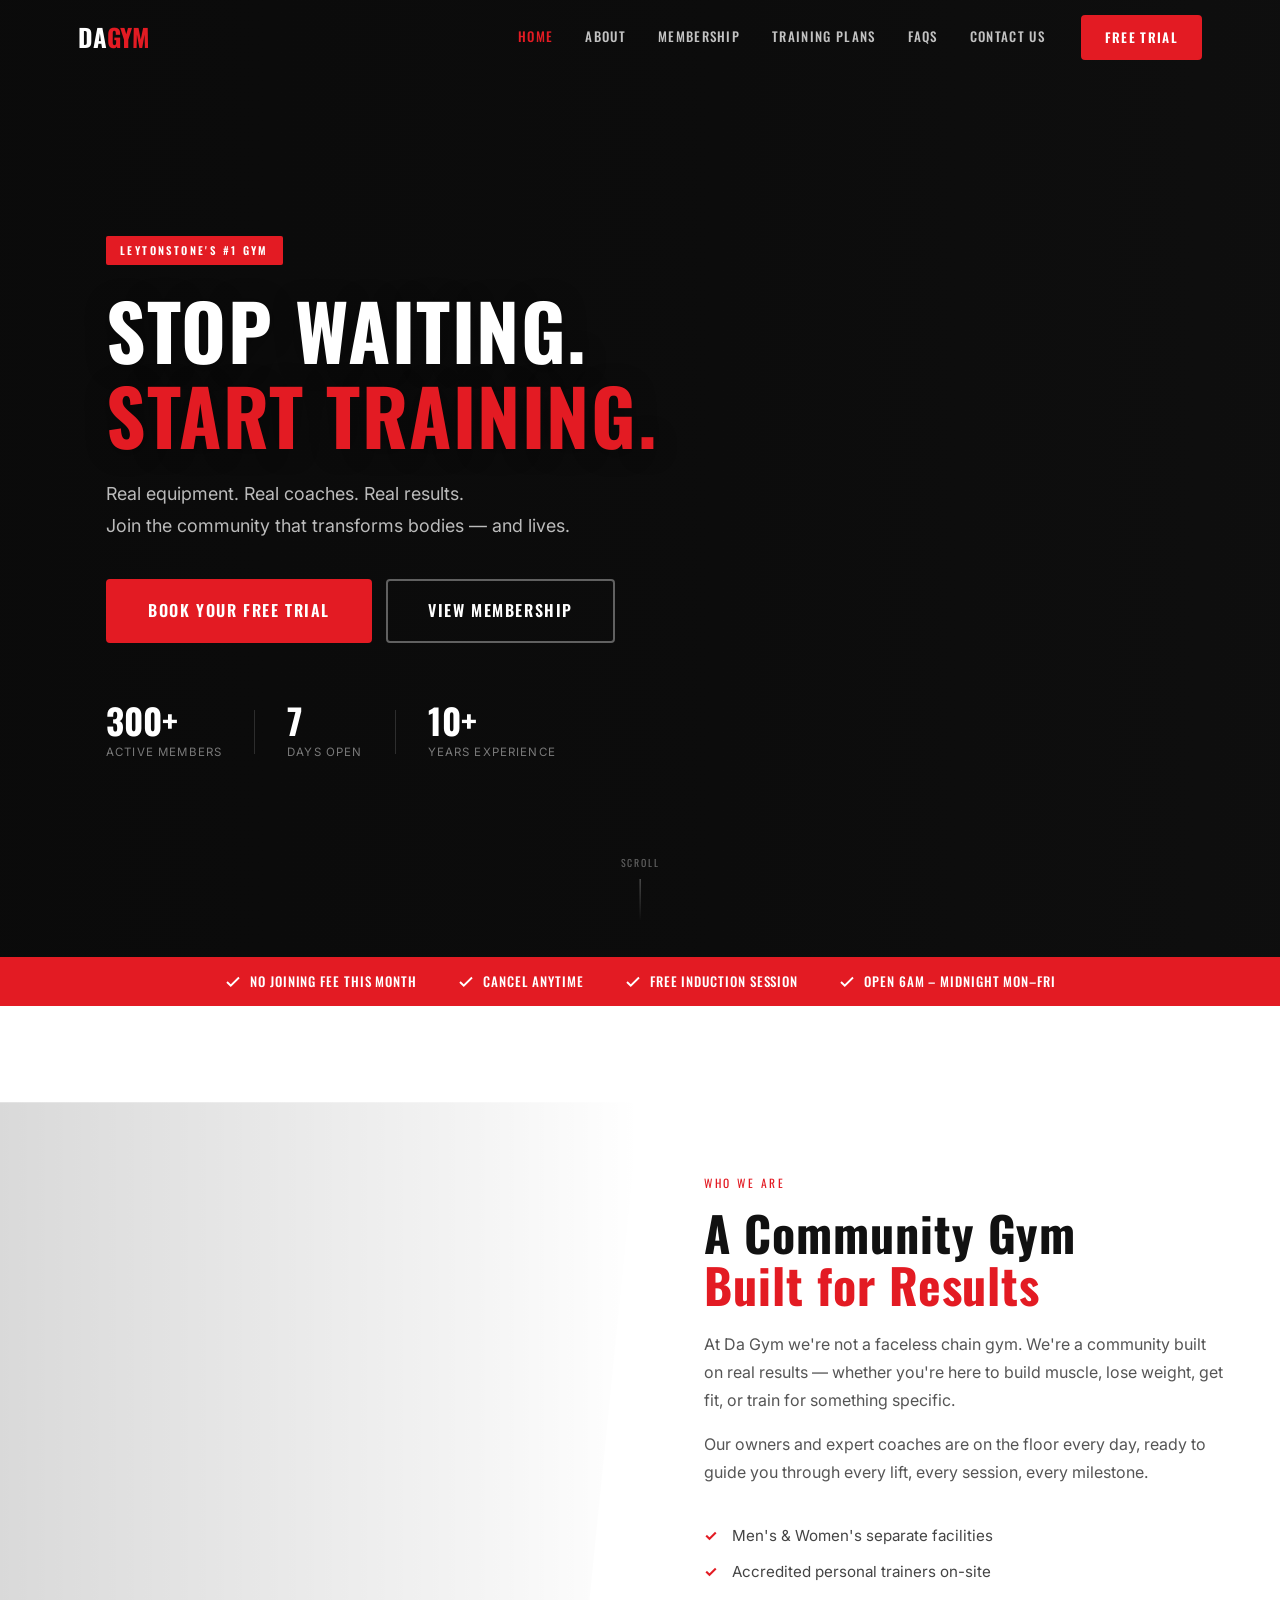
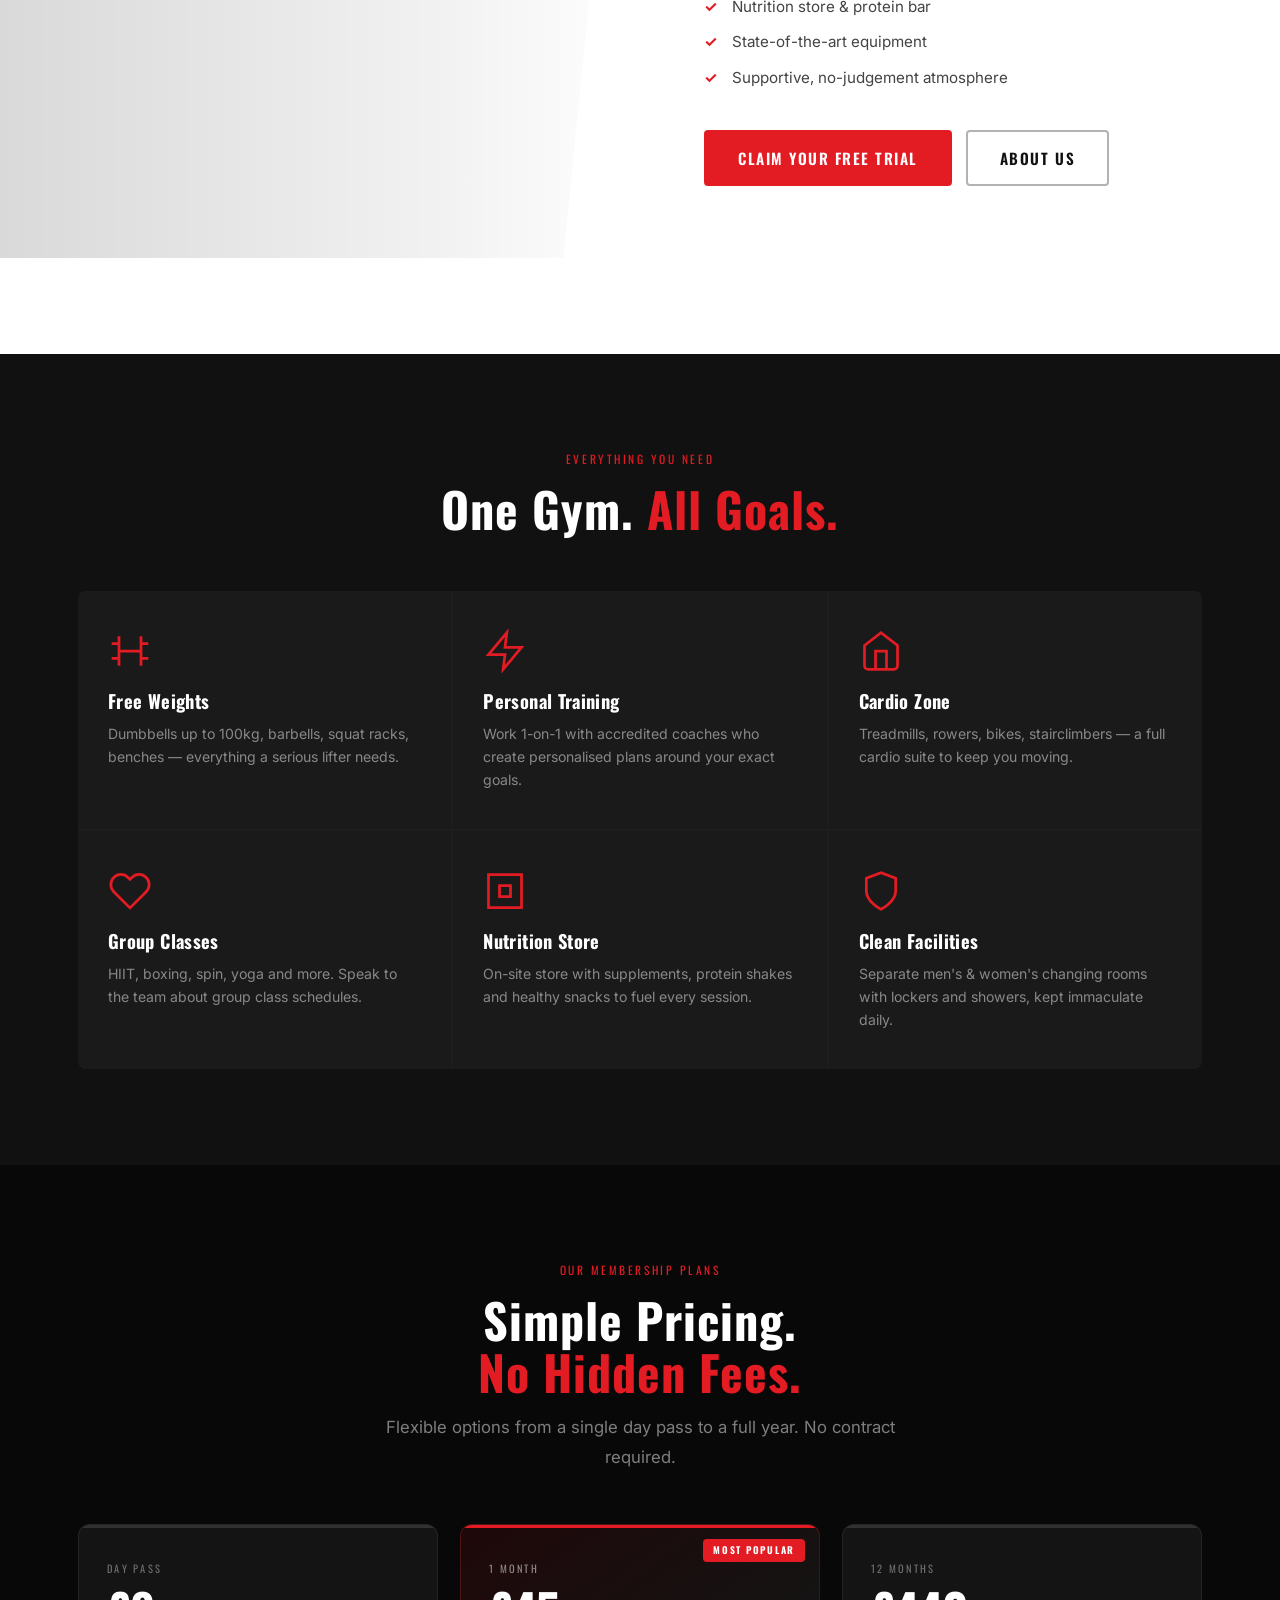
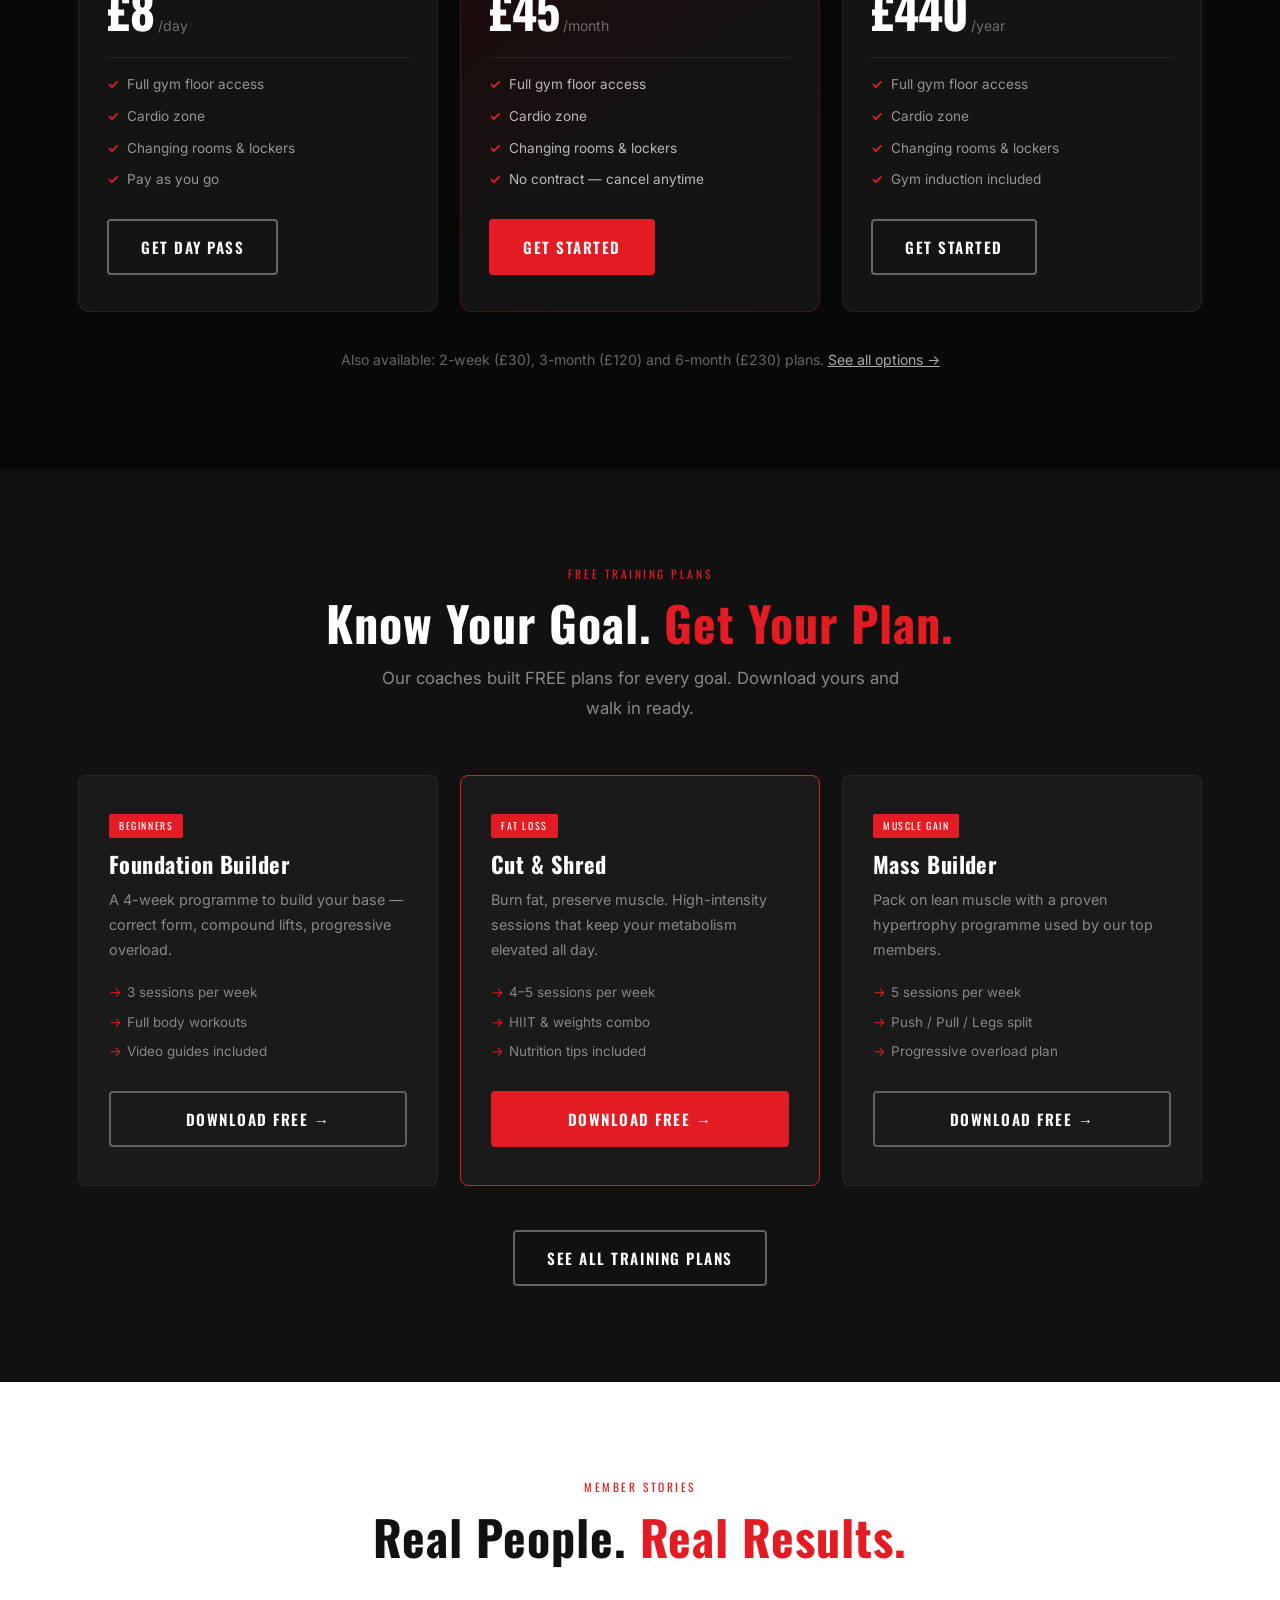
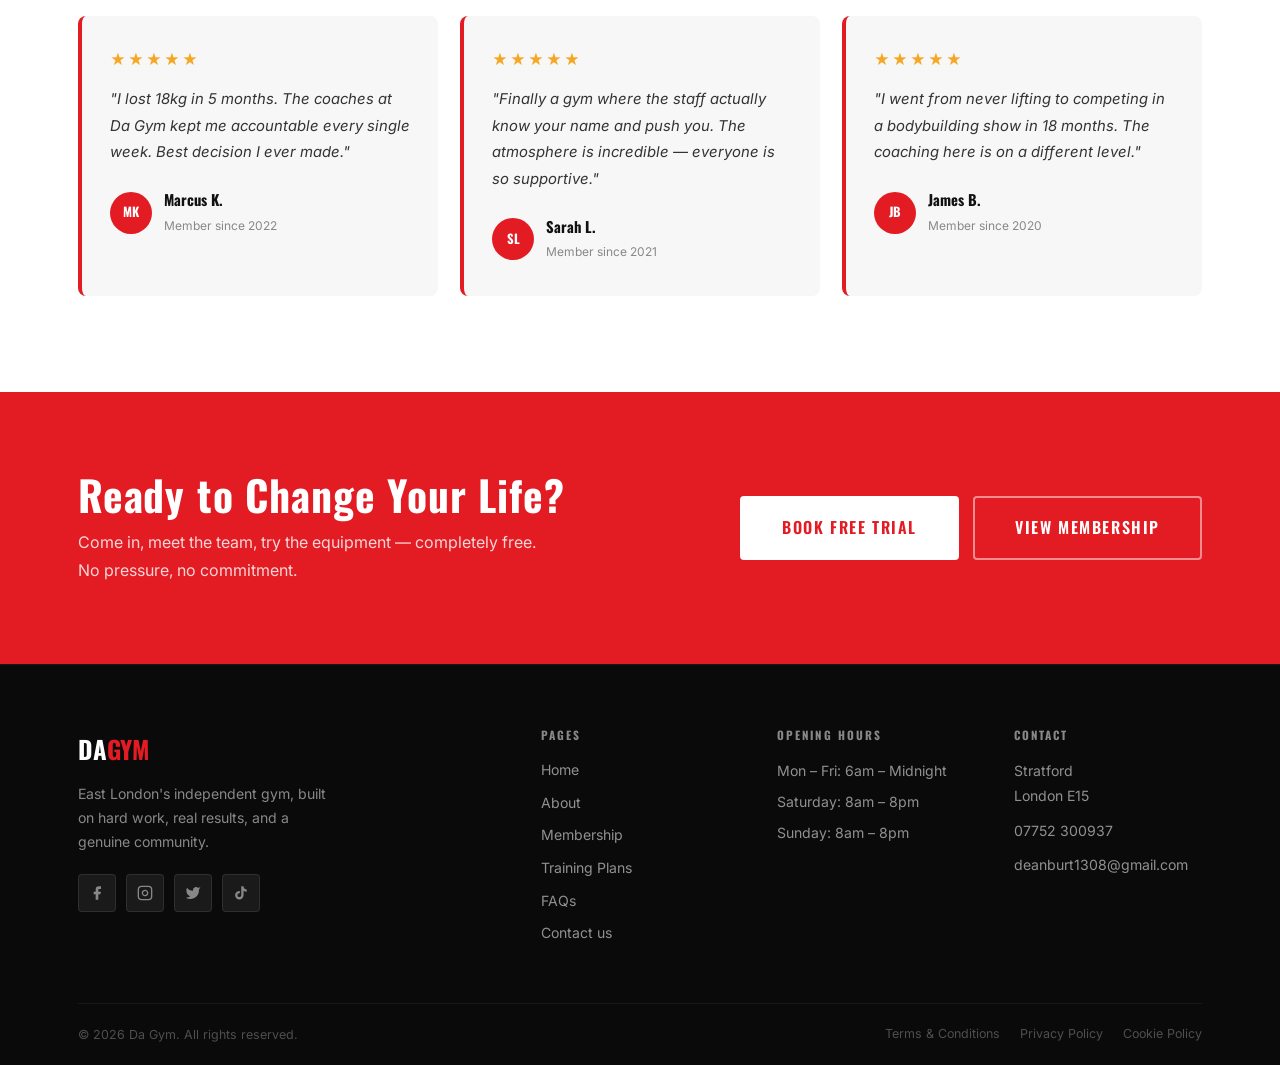
<file: index.html>
<!DOCTYPE html>
<html lang="en">
<head>
  <meta charset="UTF-8" />
  <meta name="viewport" content="width=device-width, initial-scale=1.0" />
  <title>Da Gym | Leytonstone's Premier Gym</title>
  <meta name="description" content="Join Da Gym in Leytonstone. Expert personal trainers, nutrition store, separate men's & women's facilities. Open 7 days a week. Book your FREE trial today." />
  <link rel="preconnect" href="https://fonts.googleapis.com" />
  <link rel="preconnect" href="https://fonts.gstatic.com" crossorigin />
  <link href="https://fonts.googleapis.com/css2?family=Oswald:wght@400;500;600;700&family=Inter:wght@300;400;500;600&display=swap" rel="stylesheet" />
  <link rel="stylesheet" href="style.css" />
  <style>
    /* ---- DIAGONAL SLIDE-OVER EFFECT ---- */
    .slide-over-section {
      position: relative;
      background: var(--white);
      overflow: hidden;
    }
    .slide-over-inner {
      display: grid;
      grid-template-columns: 1fr 1fr;
      min-height: 580px;
      align-items: stretch;
    }
    /* Left panel: the sliding image */
    .slide-img-panel {
      position: relative;
      overflow: hidden;
      clip-path: polygon(0 0, 100% 0, 88% 100%, 0 100%);
    }
    .slide-img-panel img,
    .slide-img-panel .slide-img-bg {
      position: absolute;
      inset: 0;
      width: 100%;
      height: 100%;
      object-fit: cover;
      transform: scale(1.08);
      transition: transform 0.9s cubic-bezier(0.25, 0.46, 0.45, 0.94);
    }
    .slide-img-panel .slide-img-bg {
      background:
        url('https://images.unsplash.com/photo-1571019614242-c5c5dee9f50b?w=900&q=80')
        center/cover no-repeat;
    }
    .slide-img-panel::after {
      content: '';
      position: absolute;
      inset: 0;
      background: linear-gradient(
        to right,
        rgba(0,0,0,0.15) 0%,
        rgba(0,0,0,0.05) 70%,
        rgba(0,0,0,0) 100%
      );
      z-index: 1;
    }
    .slide-over-section.in-view .slide-img-bg,
    .slide-over-section.in-view .slide-img-panel img {
      transform: scale(1);
    }
    /* Right panel: text content */
    .slide-text-panel {
      padding: 72px 56px 72px 64px;
      display: flex;
      flex-direction: column;
      justify-content: center;
      background: var(--white);
    }
    .slide-text-panel h2 { color: var(--dark); margin-bottom: 18px; }
    .slide-text-panel p  { color: #555; margin-bottom: 16px; }
    .slide-text-panel .check-list li { color: #444; }

    @media (max-width: 900px) {
      .slide-over-inner { grid-template-columns: 1fr; min-height: auto; }
      .slide-img-panel  { clip-path: none !important; height: 280px; }
      .slide-text-panel { padding: 44px 24px; }
    }
    @media (max-width: 480px) {
      .slide-img-panel  { height: 220px; }
      .slide-text-panel { padding: 36px 16px; }
    }

    /* Membership preview on home — dark background styles in style.css */

    /* Training Plans preview on home */
    .home-training { background: var(--dark); }
    .home-training h2 { color: var(--white); }
    .training-card-preview {
      background: var(--dark-2);
      border-radius: var(--radius-lg);
      padding: 38px 30px;
      border: 1px solid rgba(255,255,255,0.06);
      transition: border-color var(--transition), transform var(--transition);
      display: flex;
      flex-direction: column;
    }
    .training-card-preview:hover { border-color: rgba(227,27,35,0.38); transform: translateY(-4px); }
    .training-card-preview h3 { color: var(--white); margin-bottom: 10px; }
    .training-card-preview > p { font-size: 0.9rem; color: var(--grey); margin-bottom: 20px; flex: 1; }
    .training-card-preview ul { display: flex; flex-direction: column; gap: 8px; margin-bottom: 28px; }
    .training-card-preview ul li {
      font-size: 0.84rem;
      color: rgba(255,255,255,0.48);
      padding-left: 18px;
      position: relative;
    }
    .training-card-preview ul li::before { content: '→'; position: absolute; left: 0; color: var(--red); }
  </style>
</head>
<body>

  <!-- NAV -->
  <nav id="navbar">
    <div class="nav-inner">
      <a href="index.html" class="logo"><span class="logo-muscle">DA</span><span class="logo-hut">GYM</span></a>
      <ul class="nav-links">
        <li><a href="index.html" class="active">Home</a></li>
        <li><a href="about.html">About</a></li>
        <li><a href="membership.html">Membership</a></li>
        <li><a href="training-plans.html">Training Plans</a></li>
        <li><a href="faqs.html">FAQs</a></li>
        <li><a href="contact.html">Contact us</a></li>
      </ul>
      <a href="contact.html" class="btn btn-red nav-cta">Free Trial</a>
      <button class="hamburger" aria-label="Menu"><span></span><span></span><span></span></button>
    </div>
    <div class="mobile-menu">
      <a href="index.html">Home</a>
      <a href="about.html">About</a>
      <a href="membership.html">Membership</a>
      <a href="training-plans.html">Training Plans</a>
      <a href="faqs.html">FAQs</a>
      <a href="contact.html">Contact us</a>
      <a href="contact.html" class="btn btn-red">Book Free Trial</a>
    </div>
  </nav>

  <!-- HERO -->
  <section id="home-hero">
    <div class="home-hero-bg"></div>
    <div class="home-hero-overlay"></div>
    <div class="home-hero-content">
      <div class="hero-badge">Leytonstone's #1 Gym</div>
      <h1>STOP WAITING.<br /><span class="text-red">START TRAINING.</span></h1>
      <p class="hero-sub">
        Real equipment. Real coaches. Real results.<br />
        Join the community that transforms bodies — and lives.
      </p>
      <div class="hero-actions">
        <a href="contact.html" class="btn btn-red btn-lg">Book Your FREE Trial</a>
        <a href="membership.html" class="btn btn-outline btn-lg">View Membership</a>
      </div>
      <div class="hero-stats">
        <div class="stat"><span class="stat-num">300+</span><span class="stat-label">Active Members</span></div>
        <div class="stat-divider"></div>
        <div class="stat"><span class="stat-num">7</span><span class="stat-label">Days Open</span></div>
        <div class="stat-divider"></div>
        <div class="stat"><span class="stat-num">10+</span><span class="stat-label">Years Experience</span></div>
      </div>
    </div>
    <div class="scroll-hint"><span>Scroll</span><div class="scroll-line"></div></div>
  </section>

  <!-- TRUST BAR -->
  <div class="trust-bar">
    <div class="container">
      <div class="trust-items">
        <div class="trust-item fade-up">
          <svg width="18" height="18" viewBox="0 0 24 24" fill="none" stroke="currentColor" stroke-width="2.5"><polyline points="20 6 9 17 4 12"/></svg>
          <span>No joining fee this month</span>
        </div>
        <div class="trust-item fade-up">
          <svg width="18" height="18" viewBox="0 0 24 24" fill="none" stroke="currentColor" stroke-width="2.5"><polyline points="20 6 9 17 4 12"/></svg>
          <span>Cancel anytime</span>
        </div>
        <div class="trust-item fade-up">
          <svg width="18" height="18" viewBox="0 0 24 24" fill="none" stroke="currentColor" stroke-width="2.5"><polyline points="20 6 9 17 4 12"/></svg>
          <span>Free induction session</span>
        </div>
        <div class="trust-item fade-up">
          <svg width="18" height="18" viewBox="0 0 24 24" fill="none" stroke="currentColor" stroke-width="2.5"><polyline points="20 6 9 17 4 12"/></svg>
          <span>Open 6am – Midnight Mon–Fri</span>
        </div>
      </div>
    </div>
  </div>

  <!-- ABOUT (DIAGONAL SLIDE-OVER) -->
  <section class="slide-over-section" id="about-preview">
    <div class="slide-over-inner">
      <div class="slide-img-panel">
        <div class="slide-img-bg"></div>
      </div>
      <div class="slide-text-panel">
        <span class="section-eyebrow">WHO WE ARE</span>
        <h2>A Community Gym<br /><span class="text-red">Built for Results</span></h2>
        <p>At Da Gym we're not a faceless chain gym. We're a community built on real results — whether you're here to build muscle, lose weight, get fit, or train for something specific.</p>
        <p>Our owners and expert coaches are on the floor every day, ready to guide you through every lift, every session, every milestone.</p>
        <ul class="check-list">
          <li>Men's &amp; Women's separate facilities</li>
          <li>Accredited personal trainers on-site</li>
          <li>Nutrition store &amp; protein bar</li>
          <li>State-of-the-art equipment</li>
          <li>Supportive, no-judgement atmosphere</li>
        </ul>
        <div style="display:flex;gap:14px;flex-wrap:wrap;margin-top:8px;">
          <a href="contact.html" class="btn btn-red">Claim Your Free Trial</a>
          <a href="about.html" class="btn btn-outline-dark">About Us</a>
        </div>
      </div>
    </div>
  </section>

  <!-- FEATURES -->
  <section class="home-features">
    <div class="container">
      <span class="section-eyebrow" style="display:block;text-align:center;">EVERYTHING YOU NEED</span>
      <h2 class="text-white text-center">One Gym. <span class="text-red">All Goals.</span></h2>
      <div class="features-grid" style="margin-top:52px;">
        <div class="feature-card fade-up">
          <div class="feature-icon"><svg viewBox="0 0 24 24" fill="none" stroke="currentColor" stroke-width="1.5"><path d="M6 4v16M18 4v16M2 8h4M18 8h4M2 16h4M18 16h4M6 12h12"/></svg></div>
          <h3>Free Weights</h3>
          <p>Dumbbells up to 100kg, barbells, squat racks, benches — everything a serious lifter needs.</p>
        </div>
        <div class="feature-card fade-up">
          <div class="feature-icon"><svg viewBox="0 0 24 24" fill="none" stroke="currentColor" stroke-width="1.5"><path d="M13 2L3 14h9l-1 8 10-12h-9l1-8z"/></svg></div>
          <h3>Personal Training</h3>
          <p>Work 1-on-1 with accredited coaches who create personalised plans around your exact goals.</p>
        </div>
        <div class="feature-card fade-up">
          <div class="feature-icon"><svg viewBox="0 0 24 24" fill="none" stroke="currentColor" stroke-width="1.5"><path d="M3 9l9-7 9 7v11a2 2 0 0 1-2 2H5a2 2 0 0 1-2-2z"/><polyline points="9 22 9 12 15 12 15 22"/></svg></div>
          <h3>Cardio Zone</h3>
          <p>Treadmills, rowers, bikes, stairclimbers — a full cardio suite to keep you moving.</p>
        </div>
        <div class="feature-card fade-up">
          <div class="feature-icon"><svg viewBox="0 0 24 24" fill="none" stroke="currentColor" stroke-width="1.5"><path d="M20.84 4.61a5.5 5.5 0 0 0-7.78 0L12 5.67l-1.06-1.06a5.5 5.5 0 0 0-7.78 7.78l1.06 1.06L12 21.23l7.78-7.78 1.06-1.06a5.5 5.5 0 0 0 0-7.78z"/></svg></div>
          <h3>Group Classes</h3>
          <p>HIIT, boxing, spin, yoga and more. Speak to the team about group class schedules.</p>
        </div>
        <div class="feature-card fade-up">
          <div class="feature-icon"><svg viewBox="0 0 24 24" fill="none" stroke="currentColor" stroke-width="1.5"><path d="M3 3h18v18H3z"/><path d="M9 9h6v6H9z"/></svg></div>
          <h3>Nutrition Store</h3>
          <p>On-site store with supplements, protein shakes and healthy snacks to fuel every session.</p>
        </div>
        <div class="feature-card fade-up">
          <div class="feature-icon"><svg viewBox="0 0 24 24" fill="none" stroke="currentColor" stroke-width="1.5"><path d="M12 22s8-4 8-10V5l-8-3-8 3v7c0 6 8 10 8 10z"/></svg></div>
          <h3>Clean Facilities</h3>
          <p>Separate men's &amp; women's changing rooms with lockers and showers, kept immaculate daily.</p>
        </div>
      </div>
    </div>
  </section>

  <!-- MEMBERSHIP PREVIEW -->
  <section class="home-membership">
    <div class="container">
      <span class="section-eyebrow" style="display:block;text-align:center;">OUR MEMBERSHIP PLANS</span>
      <h2 class="text-center">Simple Pricing.<br /><span class="text-red">No Hidden Fees.</span></h2>
      <p class="section-sub text-center">Flexible options from a single day pass to a full year. No contract required.</p>
      <div class="plans-preview">
        <div class="plan-card fade-up">
          <span class="plan-name">Day Pass</span>
          <div class="plan-price"><span class="price-num">£8</span><span class="price-period">/day</span></div>
          <ul class="plan-features">
            <li>Full gym floor access</li>
            <li>Cardio zone</li>
            <li>Changing rooms &amp; lockers</li>
            <li>Pay as you go</li>
          </ul>
          <a href="membership.html" class="btn btn-outline">Get Day Pass</a>
        </div>
        <div class="plan-card plan-featured fade-up">
          <div class="plan-badge">MOST POPULAR</div>
          <span class="plan-name">1 Month</span>
          <div class="plan-price"><span class="price-num">£45</span><span class="price-period">/month</span></div>
          <ul class="plan-features">
            <li>Full gym floor access</li>
            <li>Cardio zone</li>
            <li>Changing rooms &amp; lockers</li>
            <li>No contract — cancel anytime</li>
          </ul>
          <a href="membership.html" class="btn btn-red">Get Started</a>
        </div>
        <div class="plan-card fade-up">
          <span class="plan-name">12 Months</span>
          <div class="plan-price"><span class="price-num">£440</span><span class="price-period">/year</span></div>
          <ul class="plan-features">
            <li>Full gym floor access</li>
            <li>Cardio zone</li>
            <li>Changing rooms &amp; lockers</li>
            <li>Gym induction included</li>
          </ul>
          <a href="membership.html" class="btn btn-outline">Get Started</a>
        </div>
      </div>
      <p class="plans-note">Also available: 2-week (£30), 3-month (£120) and 6-month (£230) plans. <a href="membership.html">See all options →</a></p>
    </div>
  </section>

  <!-- TRAINING PLANS PREVIEW -->
  <section class="home-training">
    <div class="container">
      <span class="section-eyebrow" style="display:block;text-align:center;">FREE TRAINING PLANS</span>
      <h2 class="text-center">Know Your Goal. <span class="text-red">Get Your Plan.</span></h2>
      <p class="section-sub text-center">Our coaches built FREE plans for every goal. Download yours and walk in ready.</p>
      <div class="training-preview-grid">
        <div class="training-card-preview fade-up">
          <div class="training-tag">BEGINNERS</div>
          <h3>Foundation Builder</h3>
          <p>A 4-week programme to build your base — correct form, compound lifts, progressive overload.</p>
          <ul>
            <li>3 sessions per week</li>
            <li>Full body workouts</li>
            <li>Video guides included</li>
          </ul>
          <a href="training-plans.html" class="btn btn-outline-light">Download Free →</a>
        </div>
        <div class="training-card-preview fade-up" style="border-color:var(--red);">
          <div class="training-tag">FAT LOSS</div>
          <h3>Cut &amp; Shred</h3>
          <p>Burn fat, preserve muscle. High-intensity sessions that keep your metabolism elevated all day.</p>
          <ul>
            <li>4–5 sessions per week</li>
            <li>HIIT &amp; weights combo</li>
            <li>Nutrition tips included</li>
          </ul>
          <a href="training-plans.html" class="btn btn-red">Download Free →</a>
        </div>
        <div class="training-card-preview fade-up">
          <div class="training-tag">MUSCLE GAIN</div>
          <h3>Mass Builder</h3>
          <p>Pack on lean muscle with a proven hypertrophy programme used by our top members.</p>
          <ul>
            <li>5 sessions per week</li>
            <li>Push / Pull / Legs split</li>
            <li>Progressive overload plan</li>
          </ul>
          <a href="training-plans.html" class="btn btn-outline-light">Download Free →</a>
        </div>
      </div>
      <div style="text-align:center;margin-top:44px;">
        <a href="training-plans.html" class="btn btn-outline">See All Training Plans</a>
      </div>
    </div>
  </section>

  <!-- TESTIMONIALS -->
  <section class="home-testimonials">
    <div class="container">
      <span class="section-eyebrow" style="display:block;text-align:center;">MEMBER STORIES</span>
      <h2 class="text-center">Real People. <span class="text-red">Real Results.</span></h2>
      <div class="testimonials-slider-wrap" style="margin-top:52px;">
        <div class="testimonials-grid" id="testimonialsSlider">
          <div class="testimonial-card fade-up">
            <div class="stars">★★★★★</div>
            <p>"I lost 18kg in 5 months. The coaches at Da Gym kept me accountable every single week. Best decision I ever made."</p>
            <div class="testimonial-author">
              <div class="author-avatar">MK</div>
              <div><strong>Marcus K.</strong><span>Member since 2022</span></div>
            </div>
          </div>
          <div class="testimonial-card fade-up">
            <div class="stars">★★★★★</div>
            <p>"Finally a gym where the staff actually know your name and push you. The atmosphere is incredible — everyone is so supportive."</p>
            <div class="testimonial-author">
              <div class="author-avatar">SL</div>
              <div><strong>Sarah L.</strong><span>Member since 2021</span></div>
            </div>
          </div>
          <div class="testimonial-card fade-up">
            <div class="stars">★★★★★</div>
            <p>"I went from never lifting to competing in a bodybuilding show in 18 months. The coaching here is on a different level."</p>
            <div class="testimonial-author">
              <div class="author-avatar">JB</div>
              <div><strong>James B.</strong><span>Member since 2020</span></div>
            </div>
          </div>
        </div>
        <div class="testimonials-dots" id="testimonialsDots">
          <button class="t-dot active" aria-label="Review 1"></button>
          <button class="t-dot" aria-label="Review 2"></button>
          <button class="t-dot" aria-label="Review 3"></button>
        </div>
      </div>
    </div>
  </section>

  <!-- BOTTOM CTA BANNER -->
  <section class="home-cta-banner">
    <div class="container">
      <div class="home-cta-inner">
        <div>
          <h2>Ready to Change Your Life?</h2>
          <p>Come in, meet the team, try the equipment — completely free. No pressure, no commitment.</p>
        </div>
        <div class="cta-actions">
          <a href="contact.html" class="btn btn-white btn-lg">Book Free Trial</a>
          <a href="membership.html" class="btn btn-outline-white btn-lg">View Membership</a>
        </div>
      </div>
    </div>
  </section>

  <!-- FOOTER -->
  <footer class="site-footer">
    <div class="container">
      <div class="footer-top">
        <div class="footer-brand">
          <a href="index.html" class="logo"><span class="logo-muscle">DA</span><span class="logo-hut">GYM</span></a>
          <p>East London's independent gym, built on hard work, real results, and a genuine community.</p>
          <div class="social-links" style="margin-top:20px;">
            <a href="#" target="_blank" rel="noopener" class="social-btn" aria-label="Facebook"><svg viewBox="0 0 24 24" fill="currentColor"><path d="M18 2h-3a5 5 0 0 0-5 5v3H7v4h3v8h4v-8h3l1-4h-4V7a1 1 0 0 1 1-1h3z"/></svg></a>
            <a href="#" target="_blank" rel="noopener" class="social-btn" aria-label="Instagram"><svg viewBox="0 0 24 24" fill="none" stroke="currentColor" stroke-width="2"><rect x="2" y="2" width="20" height="20" rx="5"/><path d="M16 11.37A4 4 0 1 1 12.63 8 4 4 0 0 1 16 11.37z"/><line x1="17.5" y1="6.5" x2="17.51" y2="6.5"/></svg></a>
            <a href="#" target="_blank" rel="noopener" class="social-btn" aria-label="X (Twitter)"><svg viewBox="0 0 24 24" fill="currentColor"><path d="M23 3a10.9 10.9 0 0 1-3.14 1.53 4.48 4.48 0 0 0-7.86 3v1A10.66 10.66 0 0 1 3 4s-4 9 5 13a11.64 11.64 0 0 1-7 2c9 5 20 0 20-11.5a4.5 4.5 0 0 0-.08-.83A7.72 7.72 0 0 0 23 3z"/></svg></a>
            <a href="#" target="_blank" rel="noopener" class="social-btn" aria-label="TikTok"><svg viewBox="0 0 24 24" fill="currentColor"><path d="M19.59 6.69a4.83 4.83 0 0 1-3.77-4.25V2h-3.45v13.67a2.89 2.89 0 0 1-2.88 2.5 2.89 2.89 0 0 1-2.89-2.89 2.89 2.89 0 0 1 2.89-2.89c.28 0 .54.04.79.1V9.01a6.33 6.33 0 0 0-.79-.05 6.34 6.34 0 0 0-6.34 6.34 6.34 6.34 0 0 0 6.34 6.34 6.34 6.34 0 0 0 6.33-6.34V8.69a8.18 8.18 0 0 0 4.78 1.52V6.73a4.85 4.85 0 0 1-1.01-.04z"/></svg></a>
          </div>
        </div>
        <div class="footer-col">
          <h4>Pages</h4>
          <a href="index.html">Home</a>
          <a href="about.html">About</a>
          <a href="membership.html">Membership</a>
          <a href="training-plans.html">Training Plans</a>
          <a href="faqs.html">FAQs</a>
          <a href="contact.html">Contact us</a>
        </div>
        <div class="footer-col">
          <h4>Opening Hours</h4>
          <p>Mon – Fri: 6am – Midnight</p>
          <p>Saturday: 8am – 8pm</p>
          <p>Sunday: 8am – 8pm</p>
        </div>
        <div class="footer-col">
          <h4>Contact</h4>
          <p>Stratford<br />London E15</p>
          <p style="margin-top:10px;"><a href="tel:07752300937" style="color:rgba(255,255,255,0.55);">07752 300937</a></p>
          <p><a href="mailto:deanburt1308@gmail.com" style="color:rgba(255,255,255,0.55);">deanburt1308@gmail.com</a></p>
        </div>
      </div>
      <div class="footer-bottom">
        <p>© 2026 Da Gym. All rights reserved.</p>
        <div style="display:flex;gap:20px;">
          <a href="terms.html">Terms &amp; Conditions</a>
          <a href="privacy.html">Privacy Policy</a>
          <a href="privacy.html#cookies">Cookie Policy</a>
        </div>
      </div>
    </div>
  </footer>

  <div class="sticky-cta">
    <a href="contact.html" class="btn btn-red btn-full">Book Your FREE Trial</a>
  </div>

  <script src="script.js"></script>
</body>
</html>
</file>
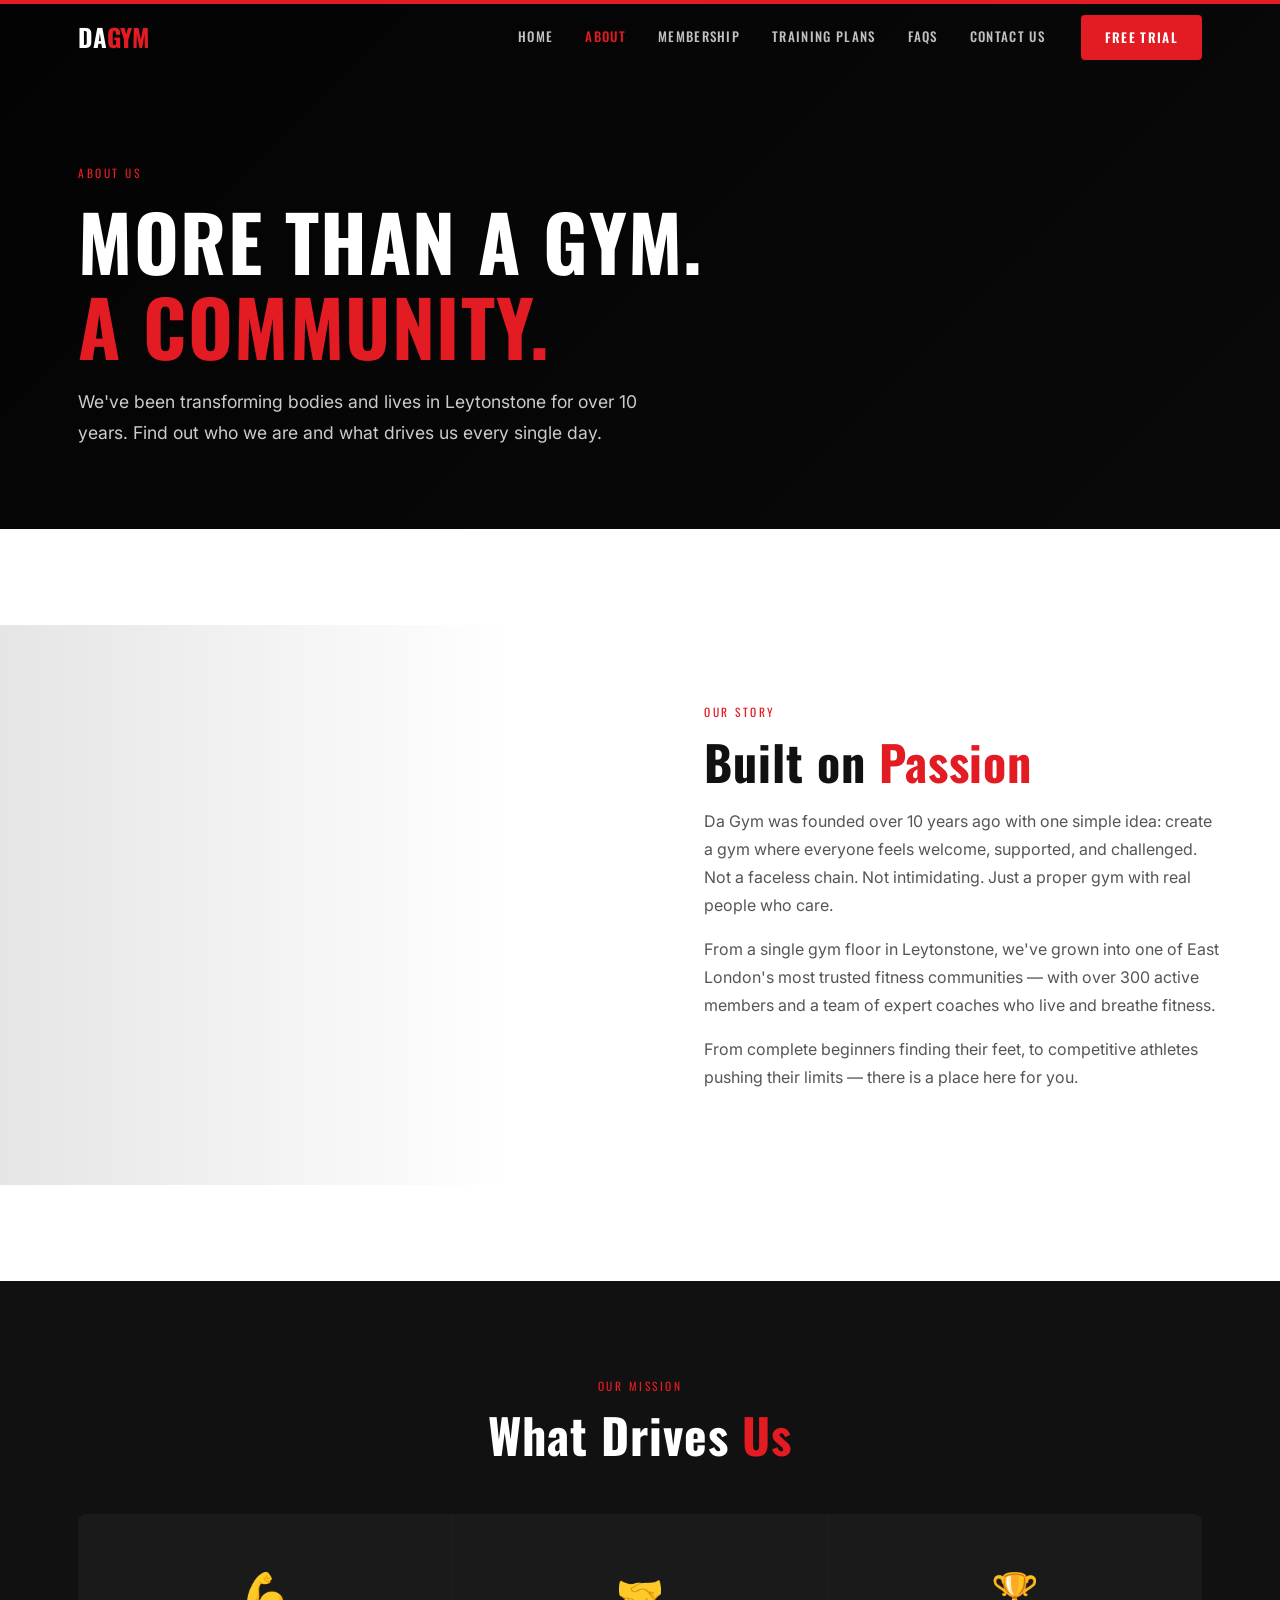
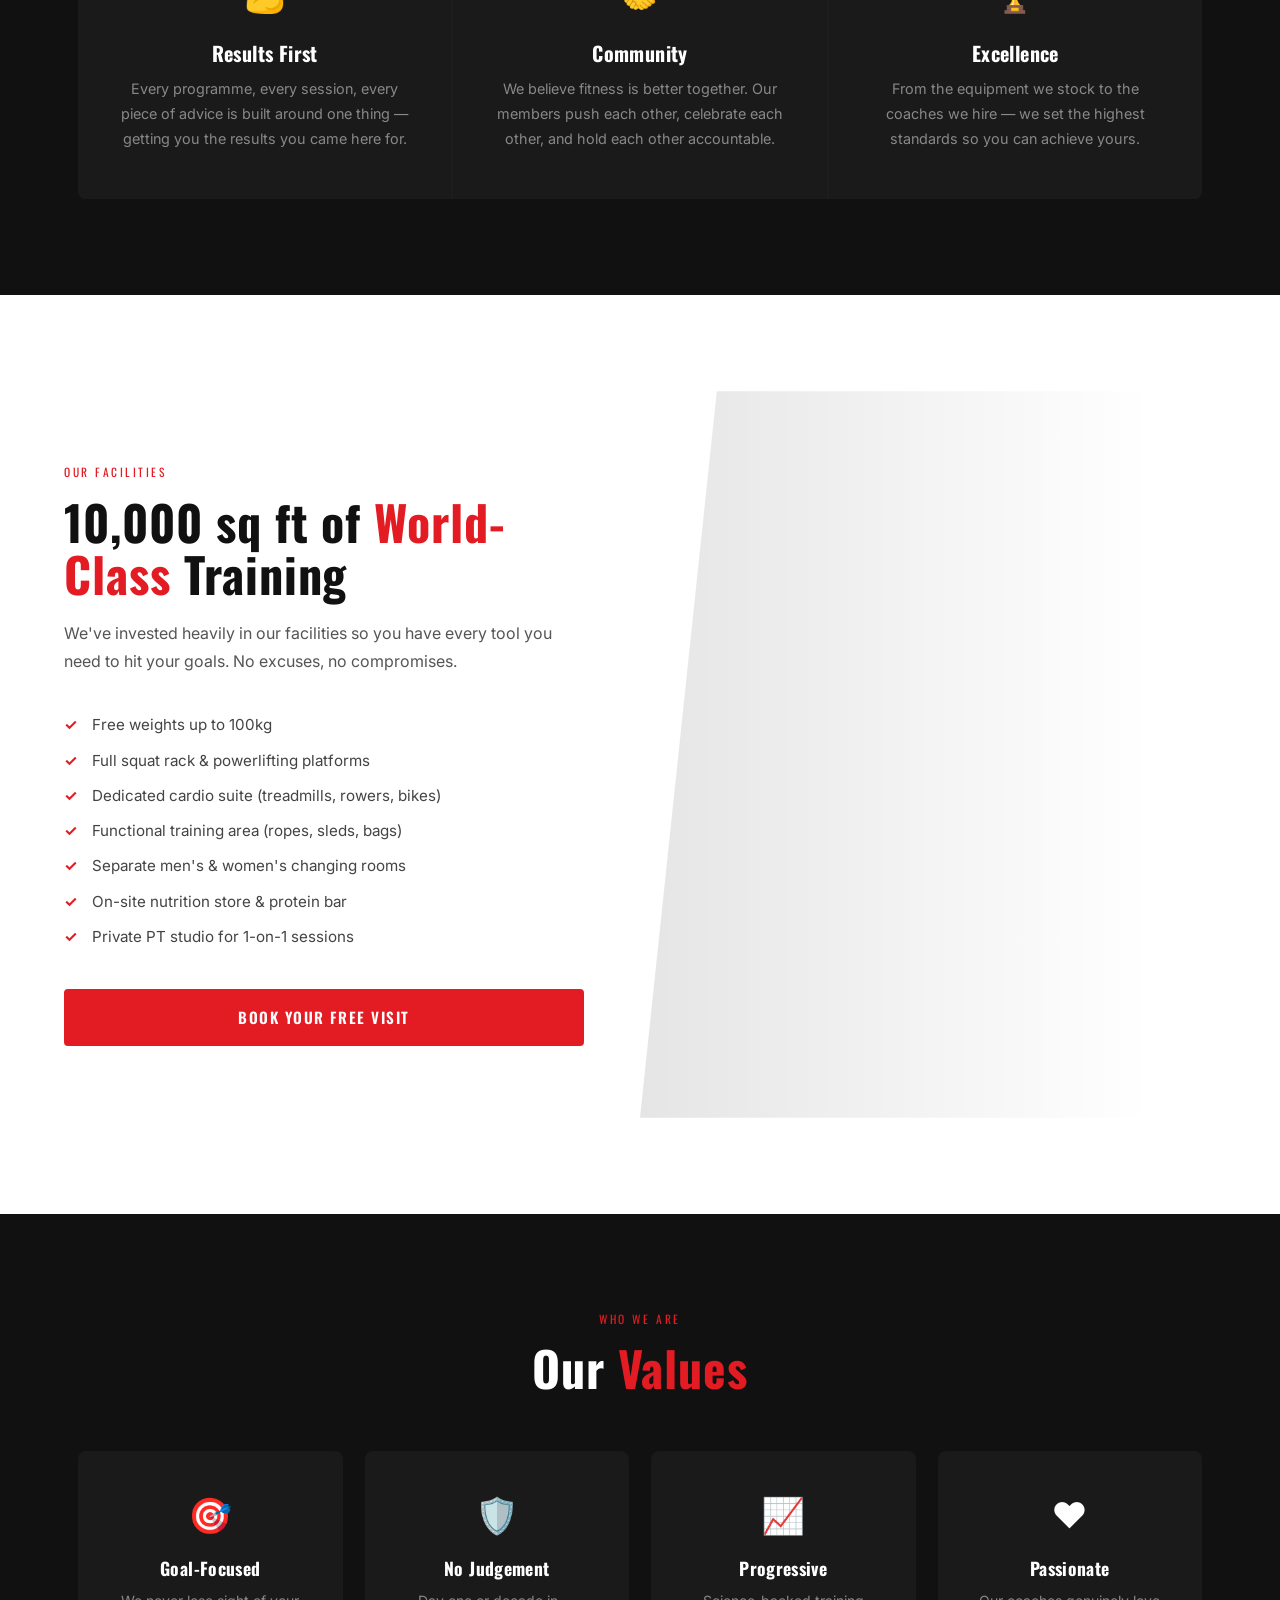
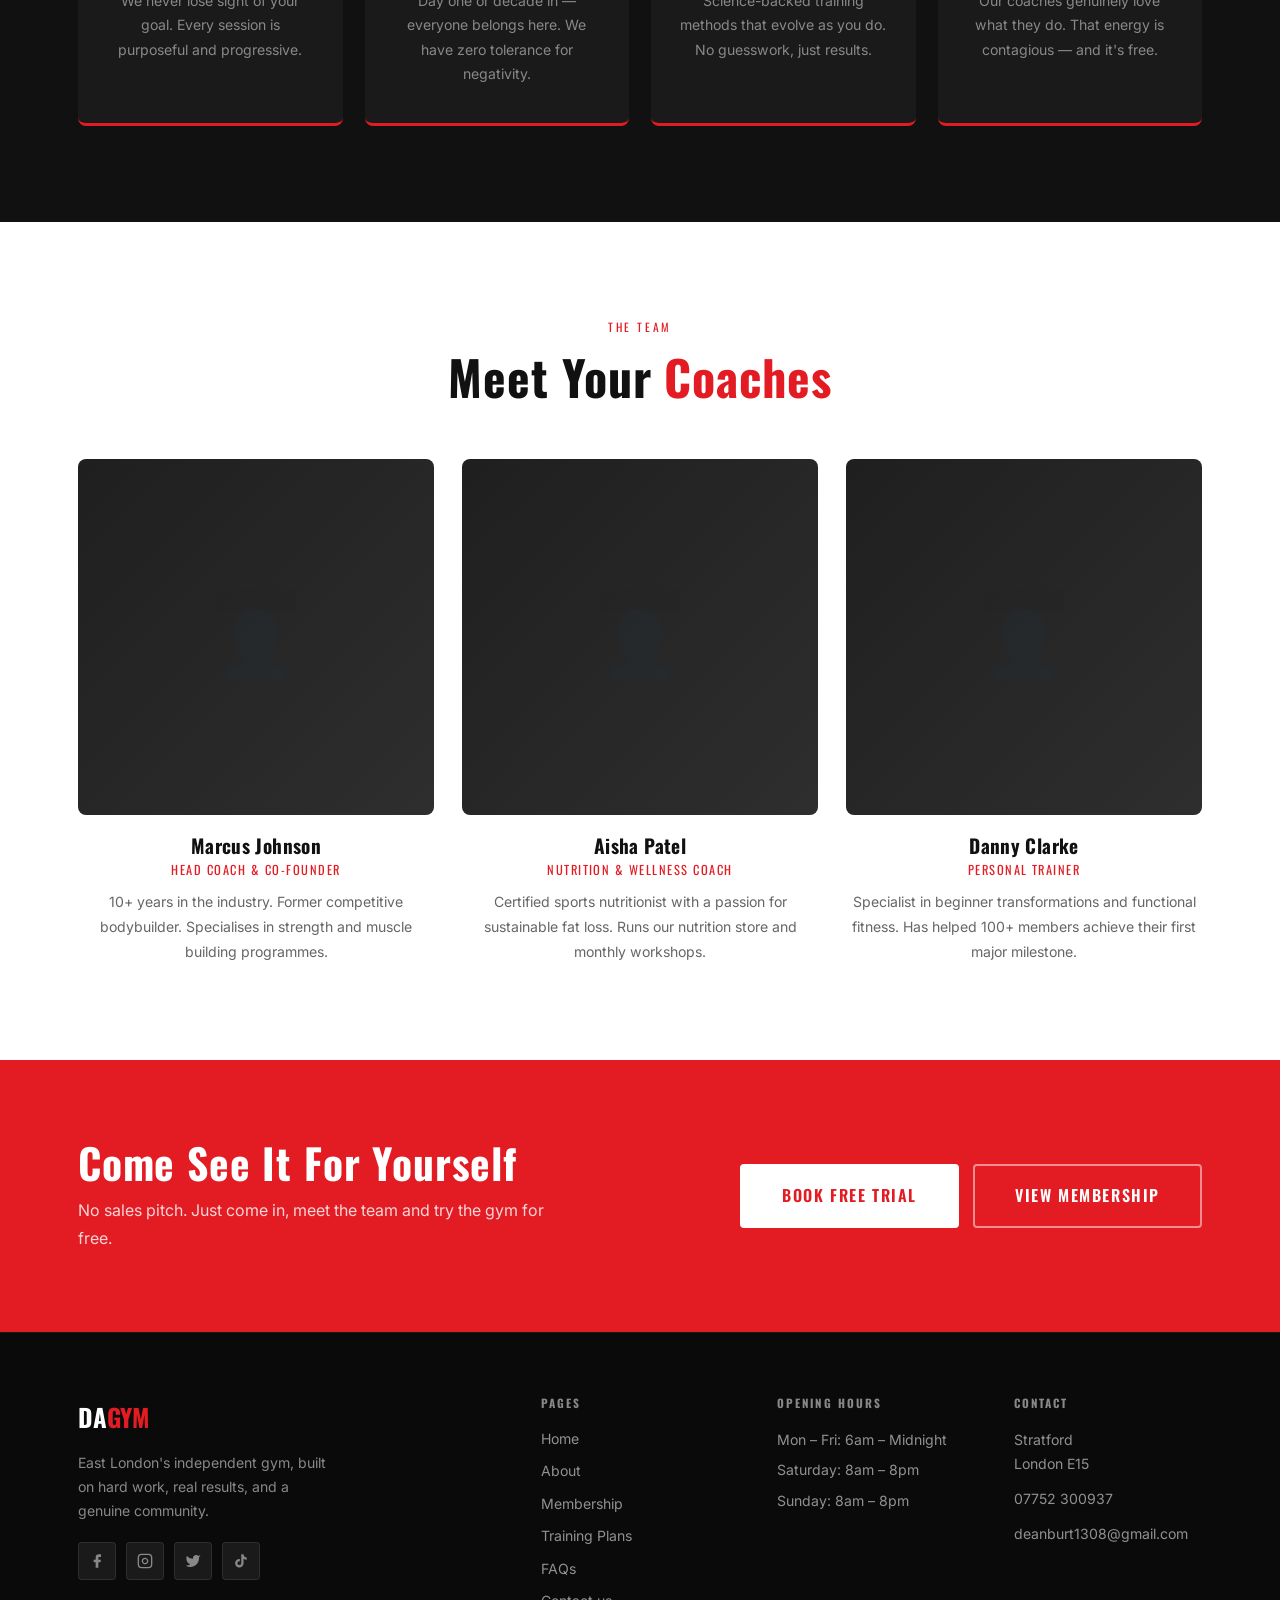
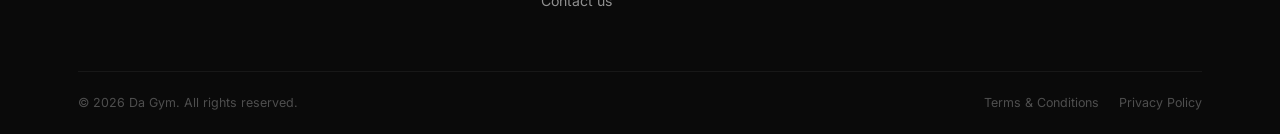
<file: about.html>
<!DOCTYPE html>
<html lang="en">
<head>
  <meta charset="UTF-8" />
  <meta name="viewport" content="width=device-width, initial-scale=1.0" />
  <title>About Us | Da Gym Leytonstone</title>
  <meta name="description" content="Learn about Da Gym — our story, our coaches, and our mission to help every member achieve their fitness goals in Leytonstone." />
  <link rel="preconnect" href="https://fonts.googleapis.com" />
  <link rel="preconnect" href="https://fonts.gstatic.com" crossorigin />
  <link href="https://fonts.googleapis.com/css2?family=Oswald:wght@400;500;600;700&family=Inter:wght@300;400;500;600&display=swap" rel="stylesheet" />
  <link rel="stylesheet" href="style.css" />
  <style>
    /* Diagonal slide-over for about page */
    .slide-over-section {
      position: relative;
      background: var(--white);
      overflow: hidden;
    }
    .slide-over-inner {
      display: grid;
      grid-template-columns: 1fr 1fr;
      min-height: 560px;
      align-items: stretch;
    }
    .slide-img-panel {
      position: relative;
      overflow: hidden;
      clip-path: polygon(0 0, 100% 0, 88% 100%, 0 100%);
    }
    .slide-img-bg {
      position: absolute;
      inset: 0;
      width: 100%;
      height: 100%;
      object-fit: cover;
      transform: scale(1.08);
      transition: transform 0.9s cubic-bezier(0.25, 0.46, 0.45, 0.94);
      background-size: cover;
      background-position: center;
    }
    .slide-img-panel::after {
      content: '';
      position: absolute;
      inset: 0;
      background: linear-gradient(to right, rgba(0,0,0,0.1) 0%, transparent 80%);
      z-index: 1;
    }
    .slide-over-section.in-view .slide-img-bg { transform: scale(1); }
    .slide-text-panel {
      padding: 72px 56px 72px 64px;
      display: flex;
      flex-direction: column;
      justify-content: center;
    }
    .slide-text-panel h2 { color: var(--dark); margin-bottom: 18px; }
    .slide-text-panel p  { color: #555; margin-bottom: 16px; }
    .slide-text-panel .check-list li { color: #444; }

    /* Reversed layout */
    .slide-over-inner.reverse { direction: rtl; }
    .slide-over-inner.reverse > * { direction: ltr; }
    .slide-over-inner.reverse .slide-img-panel {
      clip-path: polygon(12% 0, 100% 0, 100% 100%, 0 100%);
    }

    .about-mission { background: var(--dark); padding: 96px 0; }
    .about-mission h2 { color: var(--white); text-align: center; margin-bottom: 52px; }
    .mission-grid {
      display: grid;
      grid-template-columns: repeat(3, 1fr);
      gap: 2px;
      background: rgba(255,255,255,0.05);
      border-radius: var(--radius-lg);
      overflow: hidden;
    }
    .mission-block {
      background: var(--dark-2);
      padding: 48px 36px;
      text-align: center;
      transition: background var(--transition);
    }
    .mission-block:hover { background: var(--dark-3); }
    .mission-icon { font-size: 2.4rem; margin-bottom: 18px; }
    .mission-block h3 { color: var(--white); margin-bottom: 12px; font-size: 1.25rem; }
    .mission-block p  { font-size: 0.9rem; color: var(--grey); }

    @media (max-width: 900px) {
      .slide-over-inner,
      .slide-over-inner.reverse { grid-template-columns: 1fr; direction: ltr; }
      .slide-img-panel { clip-path: none !important; height: 280px; }
      .slide-text-panel { padding: 44px 24px; }
      .mission-grid { grid-template-columns: 1fr; }
    }
    @media (max-width: 480px) {
      .slide-img-panel  { height: 220px; }
      .slide-text-panel { padding: 36px 16px; }
    }
  </style>
</head>
<body>

  <!-- NAV -->
  <nav id="navbar">
    <div class="nav-inner">
      <a href="index.html" class="logo"><span class="logo-muscle">DA</span><span class="logo-hut">GYM</span></a>
      <ul class="nav-links">
        <li><a href="index.html">Home</a></li>
        <li><a href="about.html" class="active">About</a></li>
        <li><a href="membership.html">Membership</a></li>
        <li><a href="training-plans.html">Training Plans</a></li>
        <li><a href="faqs.html">FAQs</a></li>
        <li><a href="contact.html">Contact us</a></li>
      </ul>
      <a href="contact.html" class="btn btn-red nav-cta">Free Trial</a>
      <button class="hamburger" aria-label="Menu"><span></span><span></span><span></span></button>
    </div>
    <div class="mobile-menu">
      <a href="index.html">Home</a>
      <a href="about.html">About</a>
      <a href="membership.html">Membership</a>
      <a href="training-plans.html">Training Plans</a>
      <a href="faqs.html">FAQs</a>
      <a href="contact.html">Contact us</a>
      <a href="contact.html" class="btn btn-red">Book Free Trial</a>
    </div>
  </nav>

  <!-- PAGE HERO -->
  <div class="page-hero hero-about">
    <div class="container">
      <span class="page-hero-eyebrow">About Us</span>
      <h1>More Than a Gym.<br /><span class="text-red">A Community.</span></h1>
      <p>We've been transforming bodies and lives in Leytonstone for over 10 years. Find out who we are and what drives us every single day.</p>
    </div>
  </div>

  <!-- OUR STORY — SLIDE-OVER -->
  <section class="slide-over-section" id="story">
    <div class="slide-over-inner">
      <div class="slide-img-panel">
        <div class="slide-img-bg" style="background-image:url('https://images.unsplash.com/photo-1571019614242-c5c5dee9f50b?w=900&q=80');"></div>
      </div>
      <div class="slide-text-panel">
        <span class="section-eyebrow">OUR STORY</span>
        <h2>Built on <span class="text-red">Passion</span></h2>
        <p>Da Gym was founded over 10 years ago with one simple idea: create a gym where everyone feels welcome, supported, and challenged. Not a faceless chain. Not intimidating. Just a proper gym with real people who care.</p>
        <p>From a single gym floor in Leytonstone, we've grown into one of East London's most trusted fitness communities — with over 300 active members and a team of expert coaches who live and breathe fitness.</p>
        <p>From complete beginners finding their feet, to competitive athletes pushing their limits — there is a place here for you.</p>
      </div>
    </div>
  </section>

  <!-- OUR MISSION -->
  <section class="about-mission">
    <div class="container">
      <span class="section-eyebrow" style="display:block;text-align:center;">OUR MISSION</span>
      <h2>What Drives <span class="text-red">Us</span></h2>
      <div class="mission-grid">
        <div class="mission-block fade-up">
          <div class="mission-icon">💪</div>
          <h3>Results First</h3>
          <p>Every programme, every session, every piece of advice is built around one thing — getting you the results you came here for.</p>
        </div>
        <div class="mission-block fade-up">
          <div class="mission-icon">🤝</div>
          <h3>Community</h3>
          <p>We believe fitness is better together. Our members push each other, celebrate each other, and hold each other accountable.</p>
        </div>
        <div class="mission-block fade-up">
          <div class="mission-icon">🏆</div>
          <h3>Excellence</h3>
          <p>From the equipment we stock to the coaches we hire — we set the highest standards so you can achieve yours.</p>
        </div>
      </div>
    </div>
  </section>

  <!-- FACILITIES — SLIDE-OVER REVERSED -->
  <section class="slide-over-section" id="facilities">
    <div class="slide-over-inner reverse">
      <div class="slide-img-panel">
        <div class="slide-img-bg" style="background-image:url('https://images.unsplash.com/photo-1583454110551-21f2fa2afe61?w=900&q=80');"></div>
      </div>
      <div class="slide-text-panel">
        <span class="section-eyebrow">OUR FACILITIES</span>
        <h2>10,000 sq ft of <span class="text-red">World-Class</span> Training</h2>
        <p>We've invested heavily in our facilities so you have every tool you need to hit your goals. No excuses, no compromises.</p>
        <ul class="check-list">
          <li>Free weights up to 100kg</li>
          <li>Full squat rack & powerlifting platforms</li>
          <li>Dedicated cardio suite (treadmills, rowers, bikes)</li>
          <li>Functional training area (ropes, sleds, bags)</li>
          <li>Separate men's & women's changing rooms</li>
          <li>On-site nutrition store & protein bar</li>
          <li>Private PT studio for 1-on-1 sessions</li>
        </ul>
        <a href="contact.html" class="btn btn-red" style="margin-top:8px;">Book Your Free Visit</a>
      </div>
    </div>
  </section>

  <!-- VALUES -->
  <section class="values-section" style="background:var(--dark);padding:96px 0;">
    <div class="container">
      <span class="section-eyebrow" style="display:block;text-align:center;">WHO WE ARE</span>
      <h2 class="text-white text-center">Our <span class="text-red">Values</span></h2>
      <div class="values-grid" style="margin-top:52px;">
        <div class="value-card fade-up">
          <div class="value-icon">🎯</div>
          <h3>Goal-Focused</h3>
          <p>We never lose sight of your goal. Every session is purposeful and progressive.</p>
        </div>
        <div class="value-card fade-up">
          <div class="value-icon">🛡️</div>
          <h3>No Judgement</h3>
          <p>Day one or decade in — everyone belongs here. We have zero tolerance for negativity.</p>
        </div>
        <div class="value-card fade-up">
          <div class="value-icon">📈</div>
          <h3>Progressive</h3>
          <p>Science-backed training methods that evolve as you do. No guesswork, just results.</p>
        </div>
        <div class="value-card fade-up">
          <div class="value-icon">❤️</div>
          <h3>Passionate</h3>
          <p>Our coaches genuinely love what they do. That energy is contagious — and it's free.</p>
        </div>
      </div>
    </div>
  </section>

  <!-- TEAM -->
  <section class="team-section">
    <div class="container">
      <span class="section-eyebrow" style="display:block;text-align:center;">THE TEAM</span>
      <h2 class="text-center">Meet Your <span class="text-red">Coaches</span></h2>
      <div class="team-grid" style="margin-top:52px;">
        <div class="team-card fade-up">
          <div class="team-photo">
            <div class="team-photo-inner" style="background:linear-gradient(135deg,#1f1f1f,#2e2e2e);">
              <span style="font-size:4rem;opacity:0.2;">👤</span>
            </div>
          </div>
          <h3>Marcus Johnson</h3>
          <span class="role">Head Coach & Co-Founder</span>
          <p>10+ years in the industry. Former competitive bodybuilder. Specialises in strength and muscle building programmes.</p>
        </div>
        <div class="team-card fade-up">
          <div class="team-photo">
            <div class="team-photo-inner" style="background:linear-gradient(135deg,#1f1f1f,#2e2e2e);">
              <span style="font-size:4rem;opacity:0.2;">👤</span>
            </div>
          </div>
          <h3>Aisha Patel</h3>
          <span class="role">Nutrition & Wellness Coach</span>
          <p>Certified sports nutritionist with a passion for sustainable fat loss. Runs our nutrition store and monthly workshops.</p>
        </div>
        <div class="team-card fade-up">
          <div class="team-photo">
            <div class="team-photo-inner" style="background:linear-gradient(135deg,#1f1f1f,#2e2e2e);">
              <span style="font-size:4rem;opacity:0.2;">👤</span>
            </div>
          </div>
          <h3>Danny Clarke</h3>
          <span class="role">Personal Trainer</span>
          <p>Specialist in beginner transformations and functional fitness. Has helped 100+ members achieve their first major milestone.</p>
        </div>
      </div>
    </div>
  </section>

  <!-- CTA -->
  <section class="home-cta-banner">
    <div class="container">
      <div class="home-cta-inner">
        <div>
          <h2>Come See It For Yourself</h2>
          <p>No sales pitch. Just come in, meet the team and try the gym for free.</p>
        </div>
        <div class="cta-actions">
          <a href="contact.html" class="btn btn-white btn-lg">Book Free Trial</a>
          <a href="membership.html" class="btn btn-outline-white btn-lg">View Membership</a>
        </div>
      </div>
    </div>
  </section>

  <!-- FOOTER -->
  <footer class="site-footer">
    <div class="container">
      <div class="footer-top">
        <div class="footer-brand">
          <a href="index.html" class="logo"><span class="logo-muscle">DA</span><span class="logo-hut">GYM</span></a>
          <p>East London's independent gym, built on hard work, real results, and a genuine community.</p>
          <div class="social-links" style="margin-top:20px;">
            <a href="#" target="_blank" rel="noopener" class="social-btn" aria-label="Facebook"><svg viewBox="0 0 24 24" fill="currentColor"><path d="M18 2h-3a5 5 0 0 0-5 5v3H7v4h3v8h4v-8h3l1-4h-4V7a1 1 0 0 1 1-1h3z"/></svg></a>
            <a href="#" target="_blank" rel="noopener" class="social-btn" aria-label="Instagram"><svg viewBox="0 0 24 24" fill="none" stroke="currentColor" stroke-width="2"><rect x="2" y="2" width="20" height="20" rx="5"/><path d="M16 11.37A4 4 0 1 1 12.63 8 4 4 0 0 1 16 11.37z"/><line x1="17.5" y1="6.5" x2="17.51" y2="6.5"/></svg></a>
            <a href="#" target="_blank" rel="noopener" class="social-btn" aria-label="X (Twitter)"><svg viewBox="0 0 24 24" fill="currentColor"><path d="M23 3a10.9 10.9 0 0 1-3.14 1.53 4.48 4.48 0 0 0-7.86 3v1A10.66 10.66 0 0 1 3 4s-4 9 5 13a11.64 11.64 0 0 1-7 2c9 5 20 0 20-11.5a4.5 4.5 0 0 0-.08-.83A7.72 7.72 0 0 0 23 3z"/></svg></a>
            <a href="#" target="_blank" rel="noopener" class="social-btn" aria-label="TikTok"><svg viewBox="0 0 24 24" fill="currentColor"><path d="M19.59 6.69a4.83 4.83 0 0 1-3.77-4.25V2h-3.45v13.67a2.89 2.89 0 0 1-2.88 2.5 2.89 2.89 0 0 1-2.89-2.89 2.89 2.89 0 0 1 2.89-2.89c.28 0 .54.04.79.1V9.01a6.33 6.33 0 0 0-.79-.05 6.34 6.34 0 0 0-6.34 6.34 6.34 6.34 0 0 0 6.34 6.34 6.34 6.34 0 0 0 6.33-6.34V8.69a8.18 8.18 0 0 0 4.78 1.52V6.73a4.85 4.85 0 0 1-1.01-.04z"/></svg></a>
          </div>
        </div>
        <div class="footer-col"><h4>Pages</h4><a href="index.html">Home</a><a href="about.html">About</a><a href="membership.html">Membership</a><a href="training-plans.html">Training Plans</a><a href="faqs.html">FAQs</a><a href="contact.html">Contact us</a></div>
        <div class="footer-col"><h4>Opening Hours</h4><p>Mon – Fri: 6am – Midnight</p><p>Saturday: 8am – 8pm</p><p>Sunday: 8am – 8pm</p></div>
        <div class="footer-col"><h4>Contact</h4><p>Stratford<br />London E15</p><p style="margin-top:10px;"><a href="tel:07752300937" style="color:rgba(255,255,255,0.55);">07752 300937</a></p><p><a href="mailto:deanburt1308@gmail.com" style="color:rgba(255,255,255,0.55);">deanburt1308@gmail.com</a></p></div>
      </div>
      <div class="footer-bottom">
        <p>© 2026 Da Gym. All rights reserved.</p>
        <div style="display:flex;gap:20px;"><a href="terms.html">Terms &amp; Conditions</a><a href="privacy.html">Privacy Policy</a></div>
      </div>
    </div>
  </footer>

  <div class="sticky-cta"><a href="contact.html" class="btn btn-red btn-full">Book Your FREE Trial</a></div>
  <script src="script.js"></script>
</body>
</html>
</file>
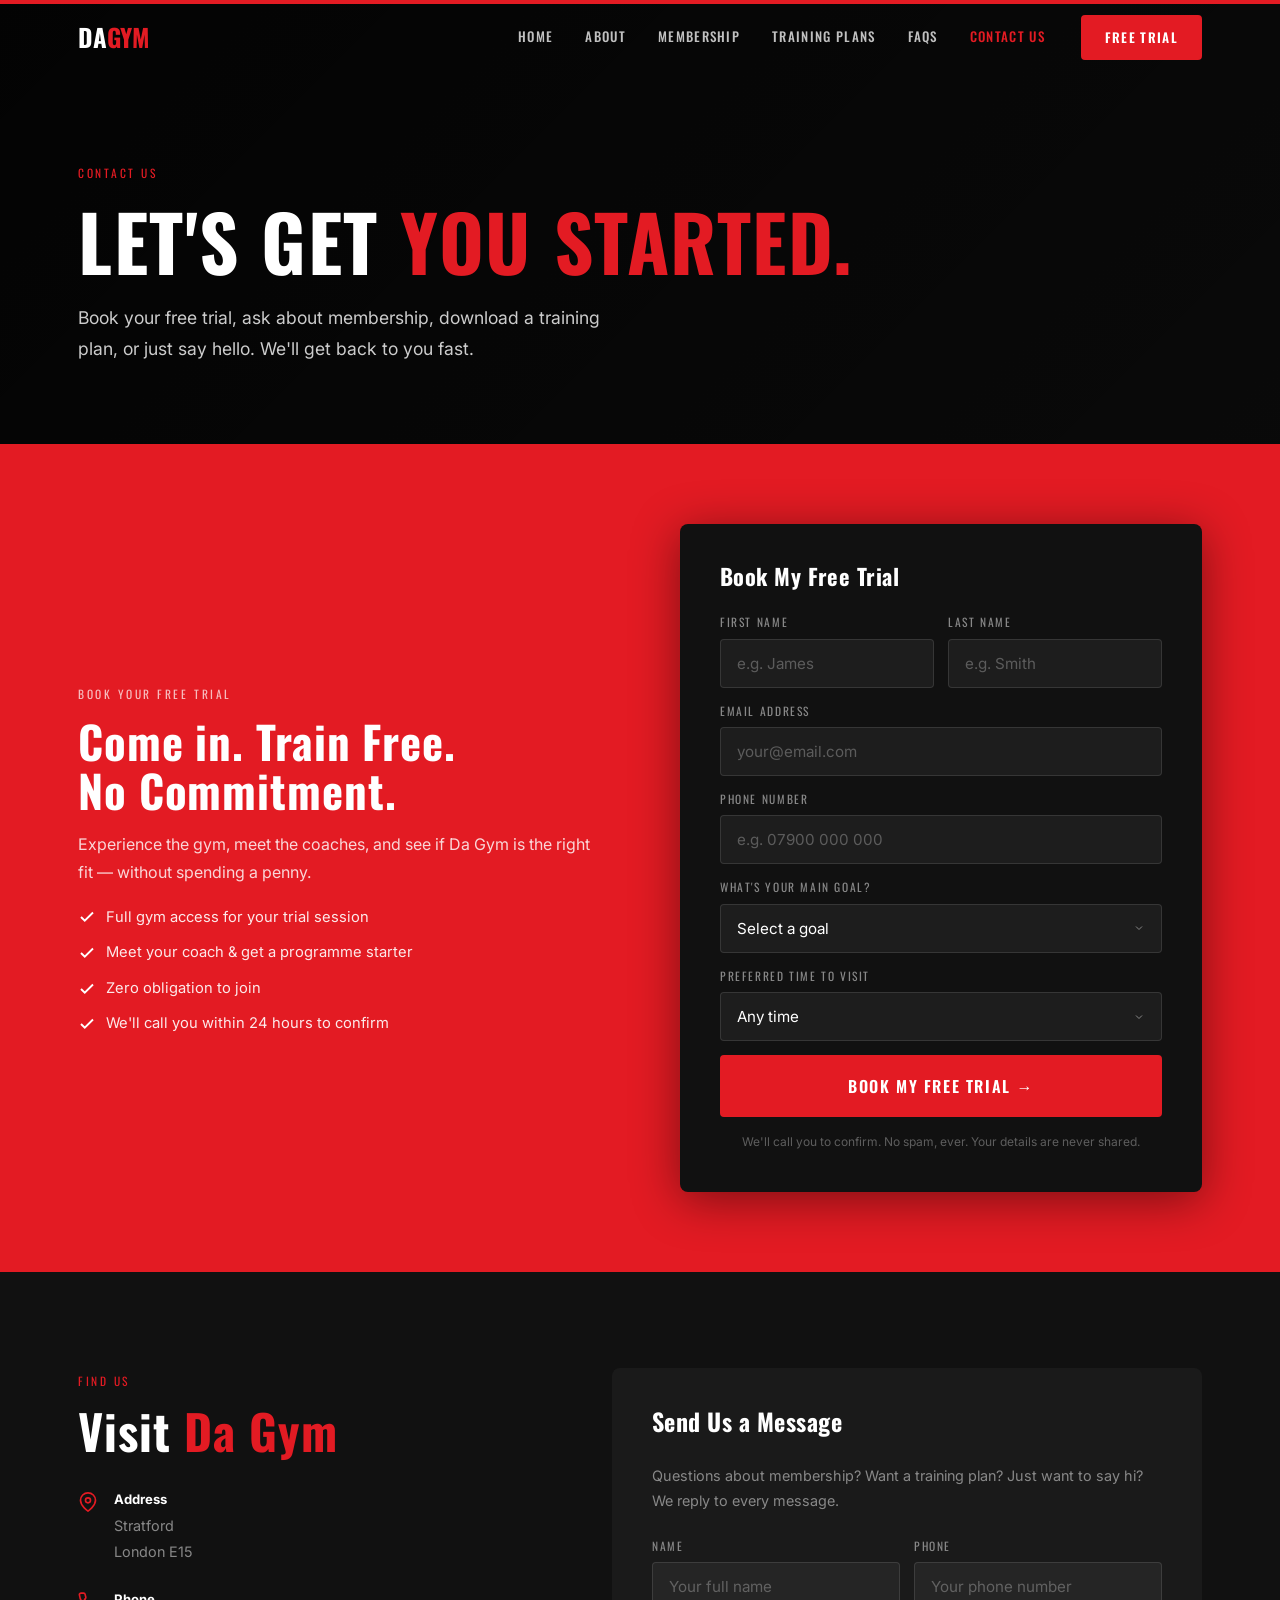
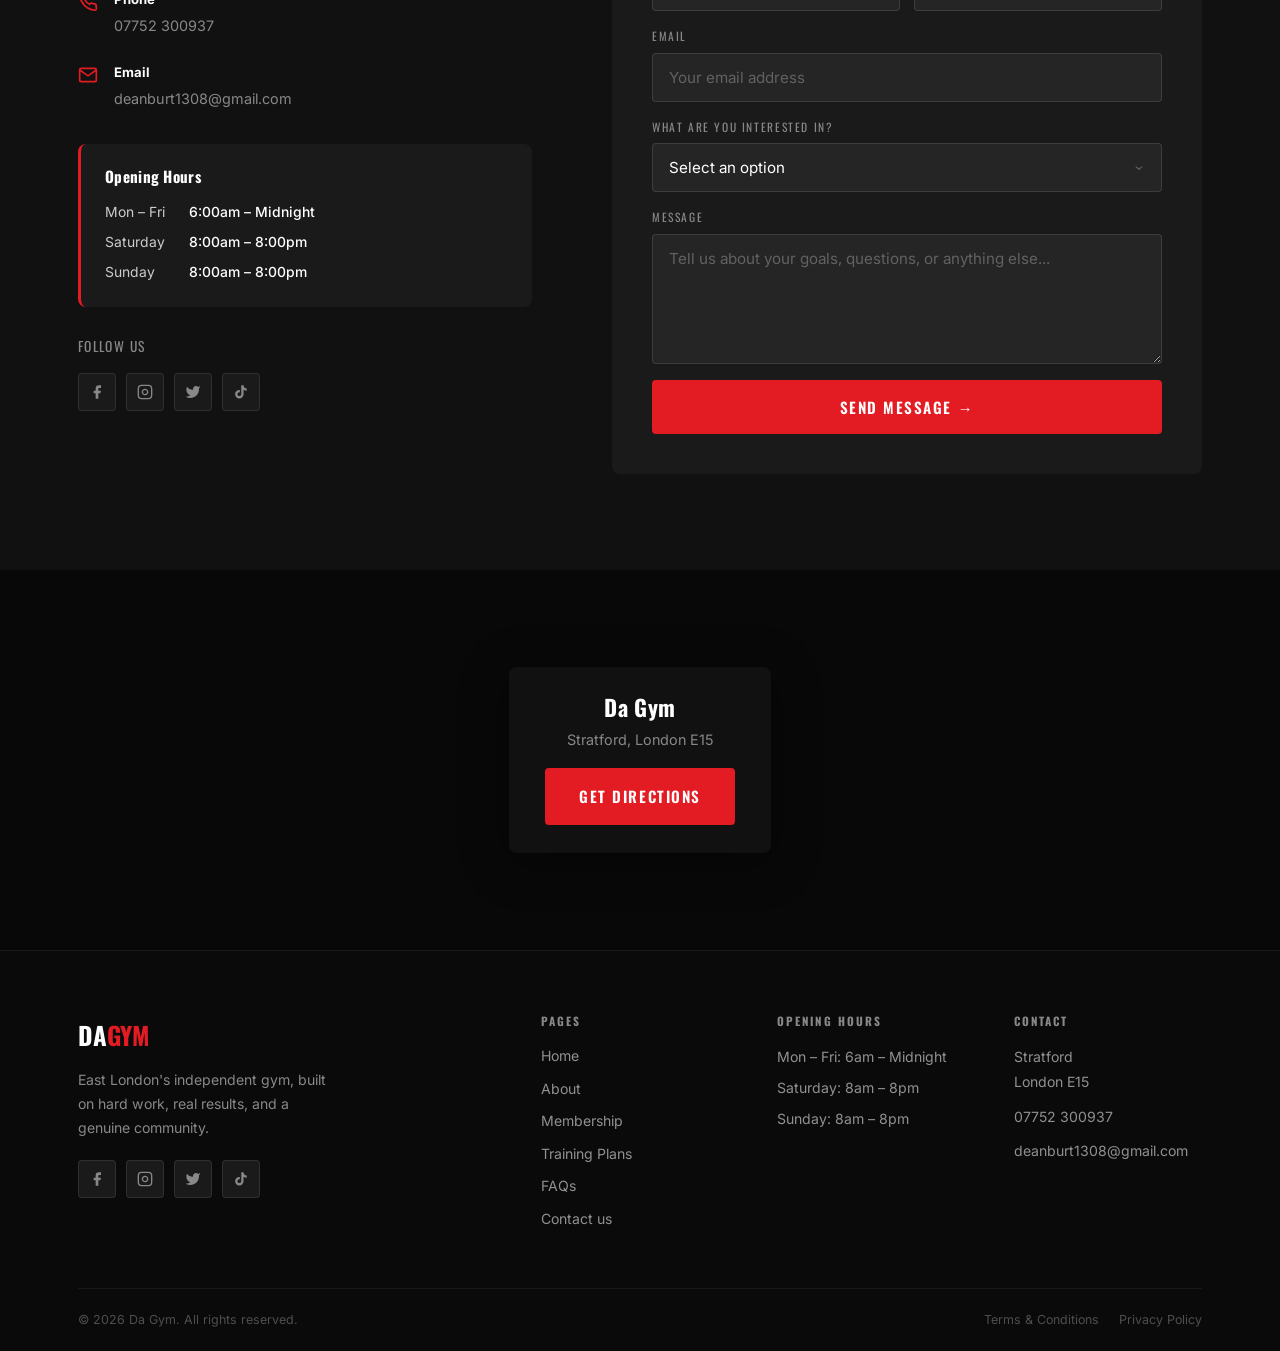
<file: contact.html>
<!DOCTYPE html>
<html lang="en">
<head>
  <meta charset="UTF-8" />
  <meta name="viewport" content="width=device-width, initial-scale=1.0" />
  <title>Contact Us | Da Gym Leytonstone</title>
  <meta name="description" content="Contact Da Gym in Leytonstone — book a free trial, ask about membership, or send us a message. Stratford, London E15." />
  <link rel="preconnect" href="https://fonts.googleapis.com" />
  <link rel="preconnect" href="https://fonts.gstatic.com" crossorigin />
  <link href="https://fonts.googleapis.com/css2?family=Oswald:wght@400;500;600;700&family=Inter:wght@300;400;500;600&display=swap" rel="stylesheet" />
  <link rel="stylesheet" href="style.css" />
  <style>
    .contact-page-section { background: var(--dark); padding: 96px 0; }
    .contact-page-inner {
      display: grid;
      grid-template-columns: 1fr 1.3fr;
      gap: 80px;
      align-items: start;
    }
    /* Free trial form hero */
    .trial-hero {
      background: var(--red);
      padding: 80px 0;
    }
    .trial-hero-inner {
      display: grid;
      grid-template-columns: 1fr 1fr;
      gap: 80px;
      align-items: center;
    }
    .trial-hero h2 { color: var(--white); font-size: clamp(1.8rem,3.5vw,2.8rem); margin-bottom: 14px; }
    .trial-hero p  { color: rgba(255,255,255,0.82); margin-bottom: 0; }
    .trial-perks   { display: flex; flex-direction: column; gap: 12px; margin-top: 20px; }
    .trial-perk {
      display: flex;
      align-items: center;
      gap: 10px;
      font-size: 0.92rem;
      color: rgba(255,255,255,0.9);
    }
    .trial-perk svg { color: var(--white); flex-shrink: 0; }

    .trial-form-box {
      background: var(--dark);
      border-radius: var(--radius-lg);
      padding: 40px;
      box-shadow: var(--shadow-lg);
    }
    .trial-form-box h3 { color: var(--white); font-size: 1.4rem; margin-bottom: 24px; }
    .trial-form { display: flex; flex-direction: column; gap: 14px; }
    .form-disclaimer { font-size: 0.75rem !important; color: rgba(255,255,255,0.32) !important; text-align: center; margin: 0 !important; }

    @media (max-width: 900px) {
      .trial-hero-inner  { grid-template-columns: 1fr; }
      .contact-page-inner { grid-template-columns: 1fr; gap: 52px; }
    }
  </style>
</head>
<body>

  <!-- NAV -->
  <nav id="navbar">
    <div class="nav-inner">
      <a href="index.html" class="logo"><span class="logo-muscle">DA</span><span class="logo-hut">GYM</span></a>
      <ul class="nav-links">
        <li><a href="index.html">Home</a></li>
        <li><a href="about.html">About</a></li>
        <li><a href="membership.html">Membership</a></li>
        <li><a href="training-plans.html">Training Plans</a></li>
        <li><a href="faqs.html">FAQs</a></li>
        <li><a href="contact.html" class="active">Contact us</a></li>
      </ul>
      <a href="contact.html" class="btn btn-red nav-cta">Free Trial</a>
      <button class="hamburger" aria-label="Menu"><span></span><span></span><span></span></button>
    </div>
    <div class="mobile-menu">
      <a href="index.html">Home</a><a href="about.html">About</a><a href="membership.html">Membership</a><a href="training-plans.html">Training Plans</a><a href="faqs.html">FAQs</a><a href="contact.html">Contact us</a>
      <a href="contact.html" class="btn btn-red">Book Free Trial</a>
    </div>
  </nav>

  <!-- PAGE HERO -->
  <div class="page-hero hero-contact">
    <div class="container">
      <span class="page-hero-eyebrow">Contact Us</span>
      <h1>Let's Get <span class="text-red">You Started.</span></h1>
      <p>Book your free trial, ask about membership, download a training plan, or just say hello. We'll get back to you fast.</p>
    </div>
  </div>

  <!-- FREE TRIAL FORM -->
  <section class="trial-hero" id="trial">
    <div class="container">
      <div class="trial-hero-inner">
        <div>
          <span class="section-eyebrow" style="color:rgba(255,255,255,0.7);">BOOK YOUR FREE TRIAL</span>
          <h2>Come in. Train Free.<br />No Commitment.</h2>
          <p>Experience the gym, meet the coaches, and see if Da Gym is the right fit — without spending a penny.</p>
          <div class="trial-perks">
            <div class="trial-perk">
              <svg width="18" height="18" viewBox="0 0 24 24" fill="none" stroke="currentColor" stroke-width="2.5"><polyline points="20 6 9 17 4 12"/></svg>
              Full gym access for your trial session
            </div>
            <div class="trial-perk">
              <svg width="18" height="18" viewBox="0 0 24 24" fill="none" stroke="currentColor" stroke-width="2.5"><polyline points="20 6 9 17 4 12"/></svg>
              Meet your coach &amp; get a programme starter
            </div>
            <div class="trial-perk">
              <svg width="18" height="18" viewBox="0 0 24 24" fill="none" stroke="currentColor" stroke-width="2.5"><polyline points="20 6 9 17 4 12"/></svg>
              Zero obligation to join
            </div>
            <div class="trial-perk">
              <svg width="18" height="18" viewBox="0 0 24 24" fill="none" stroke="currentColor" stroke-width="2.5"><polyline points="20 6 9 17 4 12"/></svg>
              We'll call you within 24 hours to confirm
            </div>
          </div>
        </div>
        <div class="trial-form-box">
          <h3>Book My Free Trial</h3>
          <form class="trial-form" id="trialForm">
            <div class="form-row">
              <div class="form-group">
                <label>First Name</label>
                <input type="text" name="first_name" placeholder="e.g. James" required />
              </div>
              <div class="form-group">
                <label>Last Name</label>
                <input type="text" name="last_name" placeholder="e.g. Smith" required />
              </div>
            </div>
            <div class="form-group">
              <label>Email Address</label>
              <input type="email" name="email" placeholder="your@email.com" required />
            </div>
            <div class="form-group">
              <label>Phone Number</label>
              <input type="tel" name="phone" placeholder="e.g. 07900 000 000" required />
            </div>
            <div class="form-group">
              <label>What's your main goal?</label>
              <select name="goal">
                <option value="">Select a goal</option>
                <option>Build muscle / bulk up</option>
                <option>Lose weight / fat loss</option>
                <option>Get fitter / improve cardio</option>
                <option>Increase strength</option>
                <option>General fitness &amp; health</option>
                <option>Train for a specific sport/event</option>
              </select>
            </div>
            <div class="form-group">
              <label>Preferred time to visit</label>
              <select name="time_pref">
                <option value="">Any time</option>
                <option>Early morning (6am–9am)</option>
                <option>Mid-morning (9am–12pm)</option>
                <option>Afternoon (12pm–4pm)</option>
                <option>Evening (4pm–8pm)</option>
                <option>Late evening (8pm+)</option>
              </select>
            </div>
            <button type="submit" class="btn btn-red btn-full btn-lg">Book My Free Trial →</button>
            <p class="form-disclaimer">We'll call you to confirm. No spam, ever. Your details are never shared.</p>
          </form>
        </div>
      </div>
    </div>
  </section>

  <!-- CONTACT INFO + GENERAL FORM -->
  <section class="contact-page-section">
    <div class="container">
      <div class="contact-page-inner">

        <!-- Info -->
        <div>
          <span class="section-eyebrow">FIND US</span>
          <h2 class="text-white" style="margin-bottom:32px;">Visit <span class="text-red">Da Gym</span></h2>

          <div class="contact-detail">
            <svg width="20" height="20" viewBox="0 0 24 24" fill="none" stroke="currentColor" stroke-width="2"><path d="M21 10c0 7-9 13-9 13s-9-6-9-13a9 9 0 0 1 18 0z"/><circle cx="12" cy="10" r="3"/></svg>
            <div>
              <strong>Address</strong>
              <span>Stratford<br />London E15</span>
            </div>
          </div>
          <div class="contact-detail">
            <svg width="20" height="20" viewBox="0 0 24 24" fill="none" stroke="currentColor" stroke-width="2"><path d="M22 16.92v3a2 2 0 0 1-2.18 2 19.79 19.79 0 0 1-8.63-3.07A19.5 19.5 0 0 1 4.69 12a19.79 19.79 0 0 1-3.07-8.67A2 2 0 0 1 3.6 1.27h3a2 2 0 0 1 2 1.72c.127.96.361 1.903.7 2.81a2 2 0 0 1-.45 2.11L7.91 8.84a16 16 0 0 0 6 6l.91-.91a2 2 0 0 1 2.11-.45c.907.339 1.85.573 2.81.7A2 2 0 0 1 21.73 16.92z"/></svg>
            <div>
              <strong>Phone</strong>
              <span><a href="tel:07752300937">07752 300937</a></span>
            </div>
          </div>
          <div class="contact-detail">
            <svg width="20" height="20" viewBox="0 0 24 24" fill="none" stroke="currentColor" stroke-width="2"><path d="M4 4h16c1.1 0 2 .9 2 2v12c0 1.1-.9 2-2 2H4c-1.1 0-2-.9-2-2V6c0-1.1.9-2 2-2z"/><polyline points="22,6 12,13 2,6"/></svg>
            <div>
              <strong>Email</strong>
              <span><a href="mailto:deanburt1308@gmail.com">deanburt1308@gmail.com</a></span>
            </div>
          </div>

          <div class="opening-card" style="margin-top:32px;">
            <h3>Opening Hours</h3>
            <div class="hours-grid">
              <span>Mon – Fri</span><span>6:00am – Midnight</span>
              <span>Saturday</span><span>8:00am – 8:00pm</span>
              <span>Sunday</span><span>8:00am – 8:00pm</span>
            </div>
          </div>

          <div style="margin-top:28px;">
            <p style="font-size:0.85rem;color:var(--grey);margin-bottom:14px;font-family:var(--font-heading);letter-spacing:0.1em;text-transform:uppercase;">Follow Us</p>
            <div class="social-links">
              <a href="#" target="_blank" rel="noopener" class="social-btn" aria-label="Facebook"><svg viewBox="0 0 24 24" fill="currentColor"><path d="M18 2h-3a5 5 0 0 0-5 5v3H7v4h3v8h4v-8h3l1-4h-4V7a1 1 0 0 1 1-1h3z"/></svg></a>
              <a href="#" target="_blank" rel="noopener" class="social-btn" aria-label="Instagram"><svg viewBox="0 0 24 24" fill="none" stroke="currentColor" stroke-width="2"><rect x="2" y="2" width="20" height="20" rx="5"/><path d="M16 11.37A4 4 0 1 1 12.63 8 4 4 0 0 1 16 11.37z"/><line x1="17.5" y1="6.5" x2="17.51" y2="6.5"/></svg></a>
              <a href="#" target="_blank" rel="noopener" class="social-btn" aria-label="X (Twitter)"><svg viewBox="0 0 24 24" fill="currentColor"><path d="M23 3a10.9 10.9 0 0 1-3.14 1.53 4.48 4.48 0 0 0-7.86 3v1A10.66 10.66 0 0 1 3 4s-4 9 5 13a11.64 11.64 0 0 1-7 2c9 5 20 0 20-11.5a4.5 4.5 0 0 0-.08-.83A7.72 7.72 0 0 0 23 3z"/></svg></a>
              <a href="#" target="_blank" rel="noopener" class="social-btn" aria-label="TikTok"><svg viewBox="0 0 24 24" fill="currentColor"><path d="M19.59 6.69a4.83 4.83 0 0 1-3.77-4.25V2h-3.45v13.67a2.89 2.89 0 0 1-2.88 2.5 2.89 2.89 0 0 1-2.89-2.89 2.89 2.89 0 0 1 2.89-2.89c.28 0 .54.04.79.1V9.01a6.33 6.33 0 0 0-.79-.05 6.34 6.34 0 0 0-6.34 6.34 6.34 6.34 0 0 0 6.34 6.34 6.34 6.34 0 0 0 6.33-6.34V8.69a8.18 8.18 0 0 0 4.78 1.52V6.73a4.85 4.85 0 0 1-1.01-.04z"/></svg></a>
            </div>
          </div>
        </div>

        <!-- General Contact Form -->
        <div class="contact-form-wrap">
          <h3>Send Us a Message</h3>
          <p style="color:var(--grey);font-size:0.9rem;margin-bottom:24px;">Questions about membership? Want a training plan? Just want to say hi? We reply to every message.</p>
          <form class="contact-form" id="contactForm">
            <div class="form-row">
              <div class="form-group">
                <label>Name</label>
                <input type="text" name="name" placeholder="Your full name" required />
              </div>
              <div class="form-group">
                <label>Phone</label>
                <input type="tel" name="phone" placeholder="Your phone number" />
              </div>
            </div>
            <div class="form-group">
              <label>Email</label>
              <input type="email" name="email" placeholder="Your email address" required />
            </div>
            <div class="form-group">
              <label>What are you interested in?</label>
              <select name="interest">
                <option value="">Select an option</option>
                <option>Free Trial</option>
                <option>Basic Membership (£25/mo)</option>
                <option>Pro Membership (£45/mo)</option>
                <option>Elite Membership (£80/mo)</option>
                <option>Personal Training</option>
                <option>Free Training Plan</option>
                <option>Student / Family Discount</option>
                <option>General Enquiry</option>
              </select>
            </div>
            <div class="form-group">
              <label>Message</label>
              <textarea name="message" placeholder="Tell us about your goals, questions, or anything else..." rows="5"></textarea>
            </div>
            <button type="submit" class="btn btn-red btn-full">Send Message →</button>
          </form>
        </div>
      </div>
    </div>
  </section>

  <!-- MAP -->
  <div class="map-placeholder">
    <div class="map-address">
      <h3>Da Gym</h3>
      <p>Stratford, London E15</p>
      <a href="https://maps.google.com/?q=493+High+Road+Leytonstone+London+E11+4PG" target="_blank" rel="noopener" class="btn btn-red">Get Directions</a>
    </div>
  </div>

  <!-- FOOTER -->
  <footer class="site-footer">
    <div class="container">
      <div class="footer-top">
        <div class="footer-brand">
          <a href="index.html" class="logo"><span class="logo-muscle">DA</span><span class="logo-hut">GYM</span></a>
          <p>East London's independent gym, built on hard work, real results, and a genuine community.</p>
          <div class="social-links" style="margin-top:20px;">
            <a href="#" target="_blank" rel="noopener" class="social-btn" aria-label="Facebook"><svg viewBox="0 0 24 24" fill="currentColor"><path d="M18 2h-3a5 5 0 0 0-5 5v3H7v4h3v8h4v-8h3l1-4h-4V7a1 1 0 0 1 1-1h3z"/></svg></a>
            <a href="#" target="_blank" rel="noopener" class="social-btn" aria-label="Instagram"><svg viewBox="0 0 24 24" fill="none" stroke="currentColor" stroke-width="2"><rect x="2" y="2" width="20" height="20" rx="5"/><path d="M16 11.37A4 4 0 1 1 12.63 8 4 4 0 0 1 16 11.37z"/><line x1="17.5" y1="6.5" x2="17.51" y2="6.5"/></svg></a>
            <a href="#" target="_blank" rel="noopener" class="social-btn" aria-label="X (Twitter)"><svg viewBox="0 0 24 24" fill="currentColor"><path d="M23 3a10.9 10.9 0 0 1-3.14 1.53 4.48 4.48 0 0 0-7.86 3v1A10.66 10.66 0 0 1 3 4s-4 9 5 13a11.64 11.64 0 0 1-7 2c9 5 20 0 20-11.5a4.5 4.5 0 0 0-.08-.83A7.72 7.72 0 0 0 23 3z"/></svg></a>
            <a href="#" target="_blank" rel="noopener" class="social-btn" aria-label="TikTok"><svg viewBox="0 0 24 24" fill="currentColor"><path d="M19.59 6.69a4.83 4.83 0 0 1-3.77-4.25V2h-3.45v13.67a2.89 2.89 0 0 1-2.88 2.5 2.89 2.89 0 0 1-2.89-2.89 2.89 2.89 0 0 1 2.89-2.89c.28 0 .54.04.79.1V9.01a6.33 6.33 0 0 0-.79-.05 6.34 6.34 0 0 0-6.34 6.34 6.34 6.34 0 0 0 6.34 6.34 6.34 6.34 0 0 0 6.33-6.34V8.69a8.18 8.18 0 0 0 4.78 1.52V6.73a4.85 4.85 0 0 1-1.01-.04z"/></svg></a>
          </div>
        </div>
        <div class="footer-col"><h4>Pages</h4><a href="index.html">Home</a><a href="about.html">About</a><a href="membership.html">Membership</a><a href="training-plans.html">Training Plans</a><a href="faqs.html">FAQs</a><a href="contact.html">Contact us</a></div>
        <div class="footer-col"><h4>Opening Hours</h4><p>Mon – Fri: 6am – Midnight</p><p>Saturday: 8am – 8pm</p><p>Sunday: 8am – 8pm</p></div>
        <div class="footer-col"><h4>Contact</h4><p>Stratford<br />London E15</p><p style="margin-top:10px;"><a href="tel:07752300937" style="color:rgba(255,255,255,0.55);">07752 300937</a></p><p><a href="mailto:deanburt1308@gmail.com" style="color:rgba(255,255,255,0.55);">deanburt1308@gmail.com</a></p></div>
      </div>
      <div class="footer-bottom">
        <p>© 2026 Da Gym. All rights reserved.</p>
        <div style="display:flex;gap:20px;"><a href="terms.html">Terms &amp; Conditions</a><a href="privacy.html">Privacy Policy</a></div>
      </div>
    </div>
  </footer>

  <script src="script.js"></script>
</body>
</html>
</file>
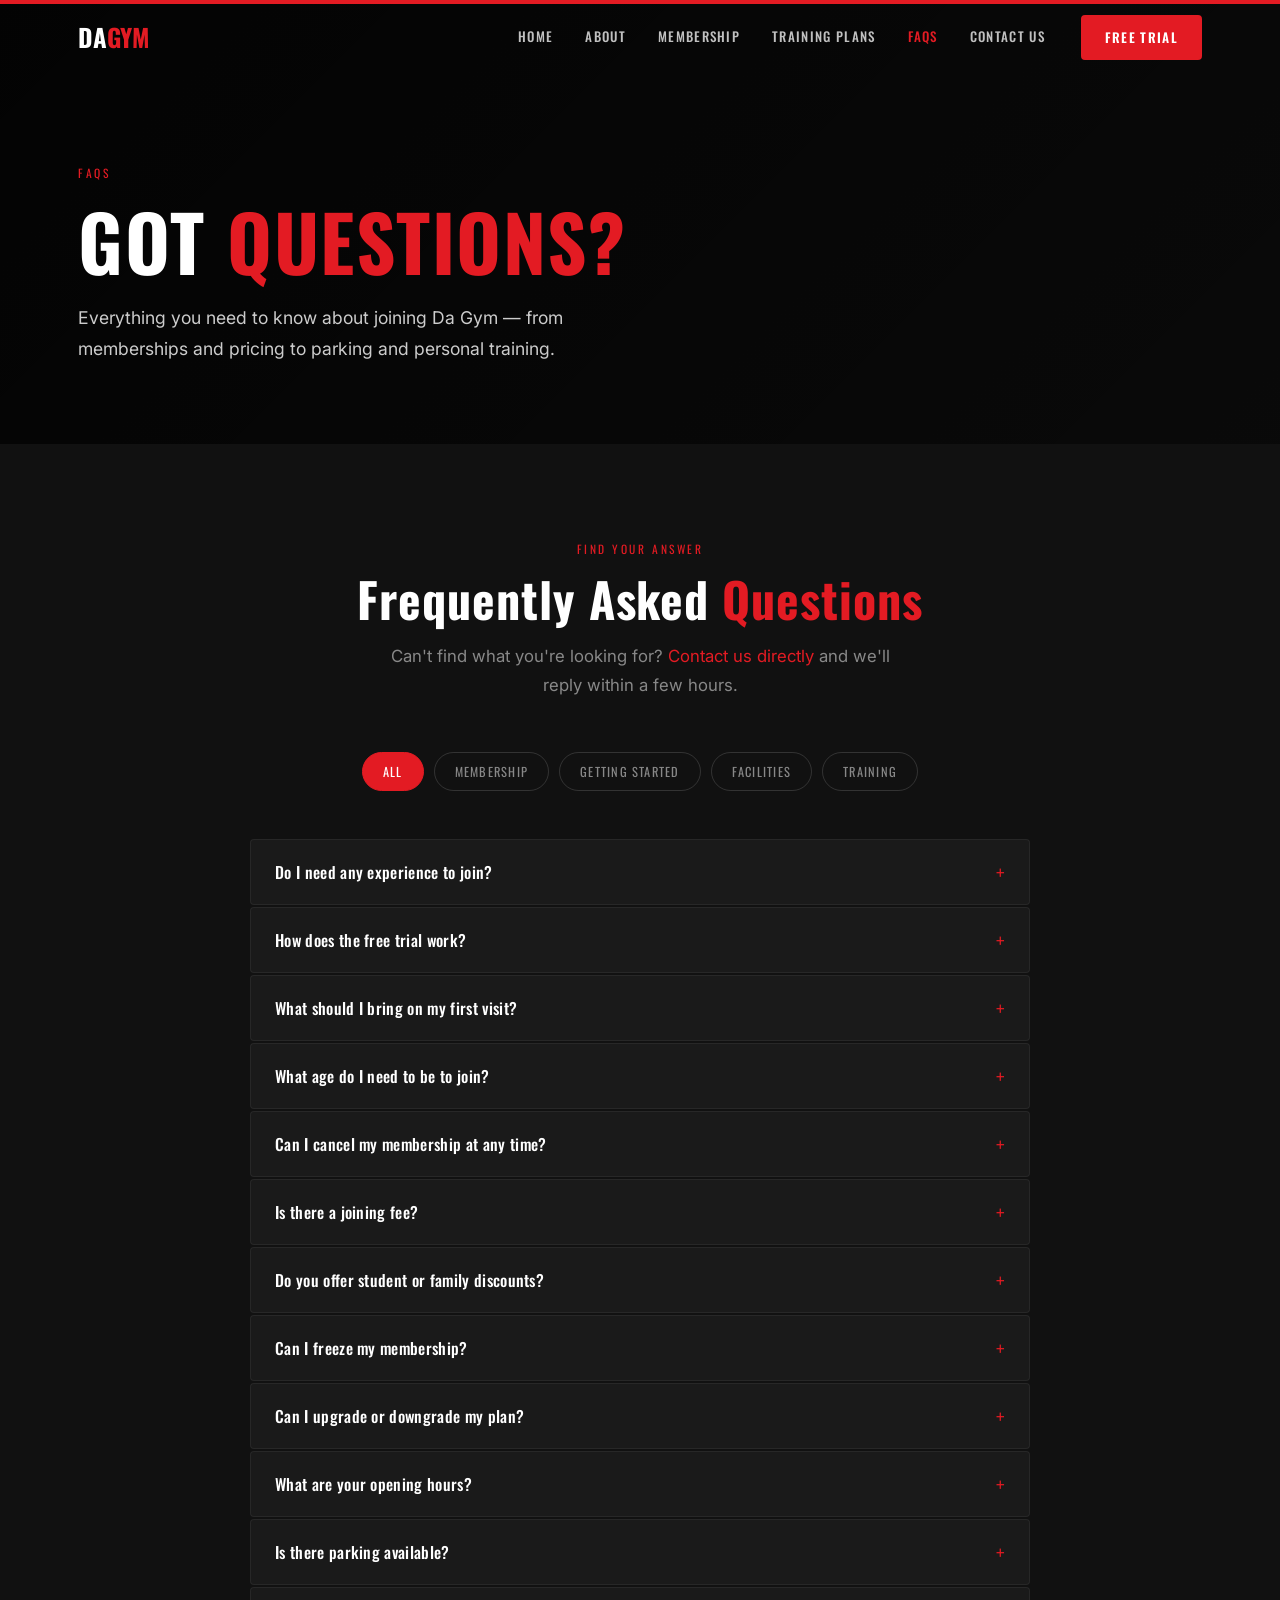
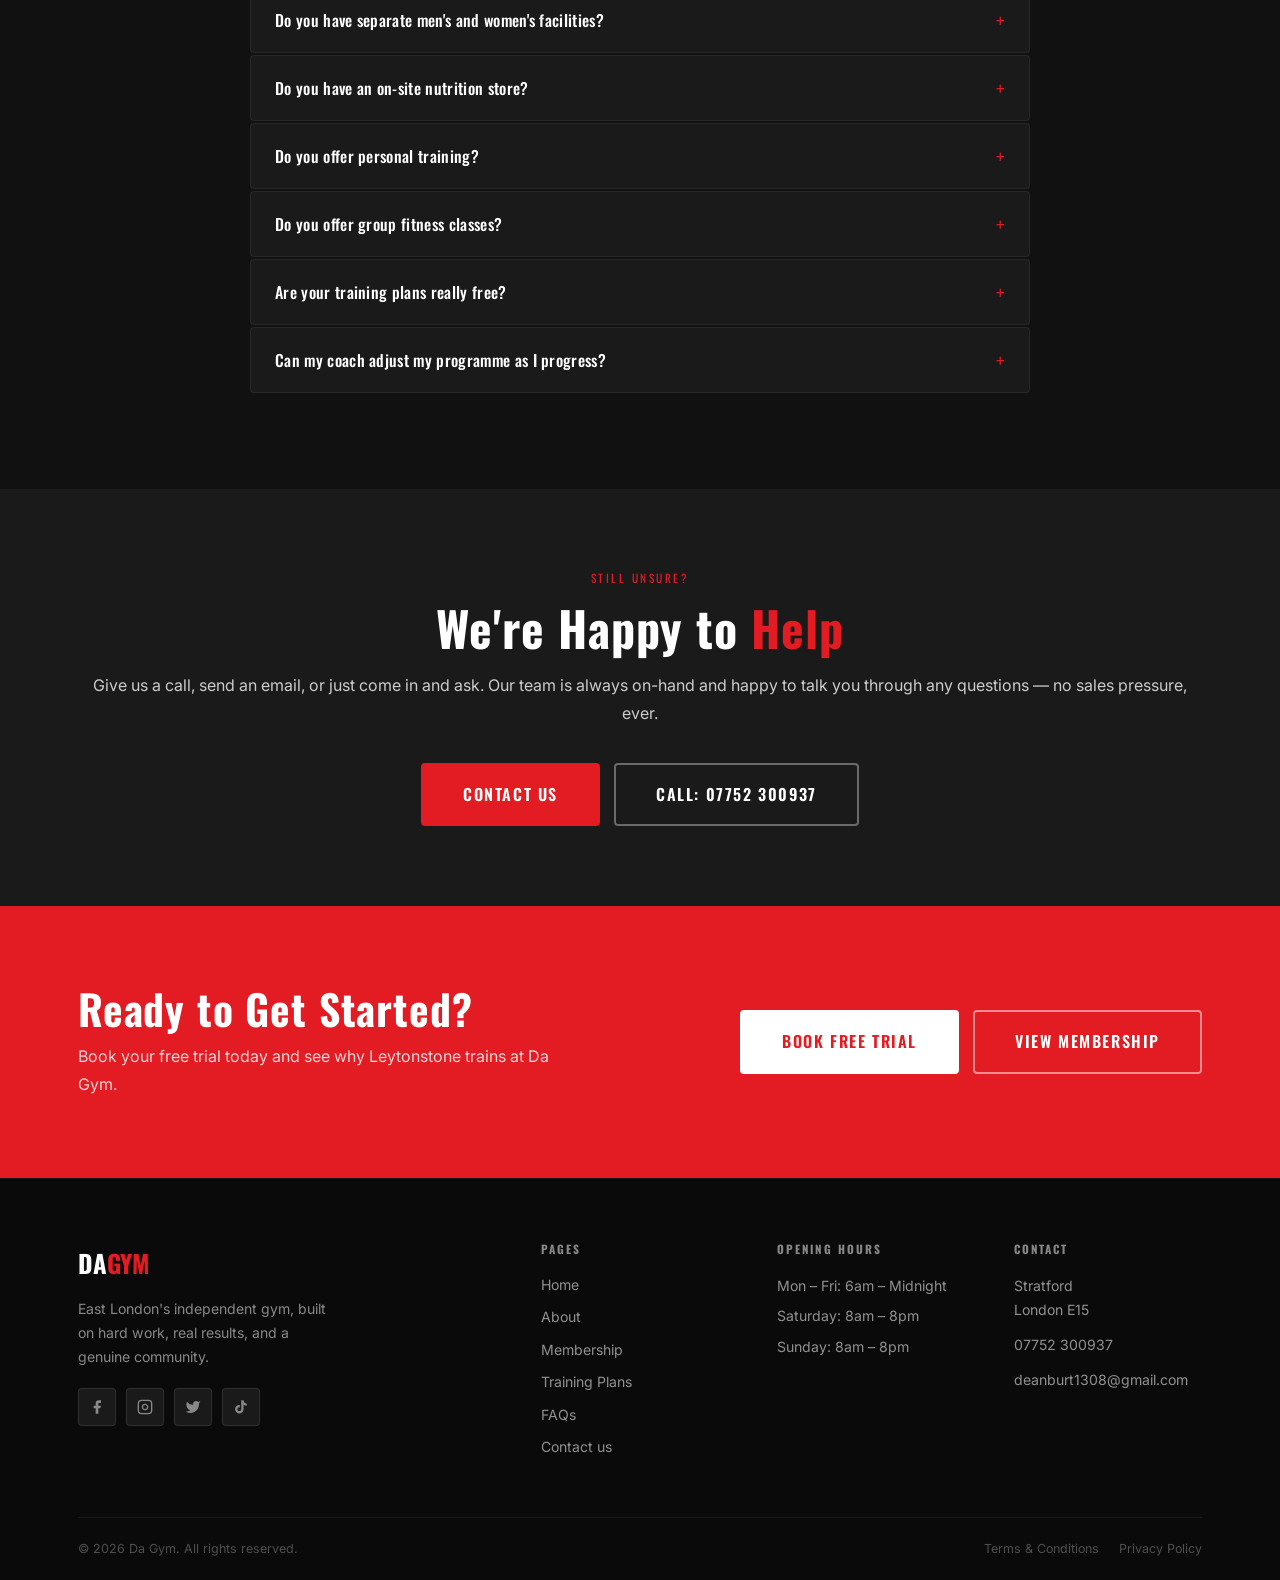
<file: faqs.html>
<!DOCTYPE html>
<html lang="en">
<head>
  <meta charset="UTF-8" />
  <meta name="viewport" content="width=device-width, initial-scale=1.0" />
  <title>FAQs | Da Gym Leytonstone</title>
  <meta name="description" content="Frequently asked questions about Da Gym in Leytonstone — membership, opening hours, parking, personal training and more." />
  <link rel="preconnect" href="https://fonts.googleapis.com" />
  <link rel="preconnect" href="https://fonts.gstatic.com" crossorigin />
  <link href="https://fonts.googleapis.com/css2?family=Oswald:wght@400;500;600;700&family=Inter:wght@300;400;500;600&display=swap" rel="stylesheet" />
  <link rel="stylesheet" href="style.css" />
</head>
<body>

  <!-- NAV -->
  <nav id="navbar">
    <div class="nav-inner">
      <a href="index.html" class="logo"><span class="logo-muscle">DA</span><span class="logo-hut">GYM</span></a>
      <ul class="nav-links">
        <li><a href="index.html">Home</a></li>
        <li><a href="about.html">About</a></li>
        <li><a href="membership.html">Membership</a></li>
        <li><a href="training-plans.html">Training Plans</a></li>
        <li><a href="faqs.html" class="active">FAQs</a></li>
        <li><a href="contact.html">Contact us</a></li>
      </ul>
      <a href="contact.html" class="btn btn-red nav-cta">Free Trial</a>
      <button class="hamburger" aria-label="Menu"><span></span><span></span><span></span></button>
    </div>
    <div class="mobile-menu">
      <a href="index.html">Home</a><a href="about.html">About</a><a href="membership.html">Membership</a><a href="training-plans.html">Training Plans</a><a href="faqs.html">FAQs</a><a href="contact.html">Contact us</a>
      <a href="contact.html" class="btn btn-red">Book Free Trial</a>
    </div>
  </nav>

  <!-- PAGE HERO -->
  <div class="page-hero hero-faqs">
    <div class="container">
      <span class="page-hero-eyebrow">FAQs</span>
      <h1>Got <span class="text-red">Questions?</span></h1>
      <p>Everything you need to know about joining Da Gym — from memberships and pricing to parking and personal training.</p>
    </div>
  </div>

  <!-- FAQs -->
  <section class="faq-section">
    <div class="container">
      <span class="section-eyebrow" style="display:block;text-align:center;">FIND YOUR ANSWER</span>
      <h2 class="text-white text-center" style="margin-bottom:16px;">Frequently Asked <span class="text-red">Questions</span></h2>
      <p class="section-sub text-center">Can't find what you're looking for? <a href="contact.html" style="color:var(--red);">Contact us directly</a> and we'll reply within a few hours.</p>

      <div class="faq-categories">
        <button class="faq-cat-btn active" data-category="all">All</button>
        <button class="faq-cat-btn" data-category="membership">Membership</button>
        <button class="faq-cat-btn" data-category="getting-started">Getting Started</button>
        <button class="faq-cat-btn" data-category="facilities">Facilities</button>
        <button class="faq-cat-btn" data-category="training">Training</button>
      </div>

      <div class="faq-list">

        <!-- Getting Started -->
        <div class="faq-item" data-category="getting-started">
          <button class="faq-question">Do I need any experience to join?<span class="faq-icon">+</span></button>
          <div class="faq-answer"><p>Not at all. We welcome complete beginners and first-timers. Every new member gets a free induction session where a coach walks you around the gym, teaches you proper form on the key exercises, and helps you build your first programme. You'll never be left to figure it out alone.</p></div>
        </div>
        <div class="faq-item" data-category="getting-started">
          <button class="faq-question">How does the free trial work?<span class="faq-icon">+</span></button>
          <div class="faq-answer"><p>Simply fill out the contact form on our website or call us on 07752 300937. We'll arrange a convenient time for you to come in, meet the team, and use the gym for a full session — completely free with no obligation to join. We think you'll want to though.</p></div>
        </div>
        <div class="faq-item" data-category="getting-started">
          <button class="faq-question">What should I bring on my first visit?<span class="faq-icon">+</span></button>
          <div class="faq-answer"><p>Just bring yourself, some comfortable workout clothes, and trainers. We have lockers and changing rooms on-site. You can bring your own padlock or rent one from the front desk. Towels are available to purchase at reception, or bring your own.</p></div>
        </div>
        <div class="faq-item" data-category="getting-started">
          <button class="faq-question">What age do I need to be to join?<span class="faq-icon">+</span></button>
          <div class="faq-answer"><p>Members must be 16 or over to use the gym. Members aged 16–17 require written parental consent and must complete an induction with a parent or guardian present. Under-16s may participate in specific supervised classes only — contact us for details.</p></div>
        </div>

        <!-- Membership -->
        <div class="faq-item" data-category="membership">
          <button class="faq-question">Can I cancel my membership at any time?<span class="faq-icon">+</span></button>
          <div class="faq-answer"><p>Yes. All our memberships are monthly rolling contracts. You can cancel at any time with 30 days written notice — no cancellation fees, no lengthy exit process. We believe in earning your membership every single month.</p></div>
        </div>
        <div class="faq-item" data-category="membership">
          <button class="faq-question">Is there a joining fee?<span class="faq-icon">+</span></button>
          <div class="faq-answer"><p>We're currently waiving our joining fee for all new members this month. Just your first month's membership is due when you sign up. This offer is limited — contact us to confirm it's still available before you visit.</p></div>
        </div>
        <div class="faq-item" data-category="membership">
          <button class="faq-question">Do you offer student or family discounts?<span class="faq-icon">+</span></button>
          <div class="faq-answer"><p>Yes, we offer discounted rates for students (valid student ID required) and family memberships for couples or families joining together. Contact us directly and we'll put together a custom quote for you.</p></div>
        </div>
        <div class="faq-item" data-category="membership">
          <button class="faq-question">Can I freeze my membership?<span class="faq-icon">+</span></button>
          <div class="faq-answer"><p>Yes. If you're going on holiday, dealing with an injury, or just need a break, you can freeze your membership for up to 3 months per year. There's no charge for the first freeze. Just let us know in advance and we'll sort it out for you.</p></div>
        </div>
        <div class="faq-item" data-category="membership">
          <button class="faq-question">Can I upgrade or downgrade my plan?<span class="faq-icon">+</span></button>
          <div class="faq-answer"><p>Absolutely. You can change your membership plan at any time. Upgrades take effect immediately, and downgrades take effect from your next billing date. Just speak to a member of staff or email us.</p></div>
        </div>

        <!-- Facilities -->
        <div class="faq-item" data-category="facilities">
          <button class="faq-question">What are your opening hours?<span class="faq-icon">+</span></button>
          <div class="faq-answer"><p>We're open Monday to Friday 6am to Midnight, and Saturday and Sunday 8am to 8pm. We're open 365 days a year including bank holidays, so there's truly never an excuse not to train.</p></div>
        </div>
        <div class="faq-item" data-category="facilities">
          <button class="faq-question">Is there parking available?<span class="faq-icon">+</span></button>
          <div class="faq-answer"><p>There is free street parking available on High Road Leytonstone and surrounding streets. We're also a short 8-minute walk from Leytonstone Underground Station (Central Line), making us easily accessible from all over East London.</p></div>
        </div>
        <div class="faq-item" data-category="facilities">
          <button class="faq-question">Do you have separate men's and women's facilities?<span class="faq-icon">+</span></button>
          <div class="faq-answer"><p>Yes. We have completely separate changing rooms, showers and locker areas for men and women. Both are maintained to the highest standards of cleanliness and are deep-cleaned daily.</p></div>
        </div>
        <div class="faq-item" data-category="facilities">
          <button class="faq-question">Do you have an on-site nutrition store?<span class="faq-icon">+</span></button>
          <div class="faq-answer"><p>Yes — we have a fully stocked nutrition store and a protein bar on-site. You can pick up supplements, pre-workout, protein powders, healthy snacks and fresh shakes before, during, or after your session. Pro members get 10% off and Elite members get 20% off all store purchases.</p></div>
        </div>

        <!-- Training -->
        <div class="faq-item" data-category="training">
          <button class="faq-question">Do you offer personal training?<span class="faq-icon">+</span></button>
          <div class="faq-answer"><p>Yes. We have several certified personal trainers available for 1-on-1 sessions. PT sessions are included in our Pro (2 per month) and Elite (unlimited) memberships. If you're on a Basic plan, you can book PT sessions as an add-on. Contact us for current PT rates.</p></div>
        </div>
        <div class="faq-item" data-category="training">
          <button class="faq-question">Do you offer group fitness classes?<span class="faq-icon">+</span></button>
          <div class="faq-answer"><p>Yes. We run a full timetable of group classes including HIIT, boxing circuits, spin, yoga, and more. Classes are included with Pro and Elite memberships. Basic members can join classes for a small drop-in fee. Check our schedule at reception or contact us for the latest timetable.</p></div>
        </div>
        <div class="faq-item" data-category="training">
          <button class="faq-question">Are your training plans really free?<span class="faq-icon">+</span></button>
          <div class="faq-answer"><p>100% free. Our coaches built these plans and we give them away because we want you to succeed — whether you're a member yet or not. Visit our Training Plans page and contact us to get them sent directly to your inbox.</p></div>
        </div>
        <div class="faq-item" data-category="training">
          <button class="faq-question">Can my coach adjust my programme as I progress?<span class="faq-icon">+</span></button>
          <div class="faq-answer"><p>Yes — this is one of the main benefits of Pro and Elite memberships. With regular check-ins, your coach will track your progress and update your programme as you get stronger, fitter, or your goals change. A static programme stops working after a few weeks — good coaching evolves with you.</p></div>
        </div>

      </div>
    </div>
  </section>

  <!-- STILL HAVE QUESTIONS -->
  <section class="faq-cta">
    <div class="container">
      <span class="section-eyebrow" style="display:block;text-align:center;">STILL UNSURE?</span>
      <h2 class="text-white text-center">We're Happy to <span class="text-red">Help</span></h2>
      <p class="text-center">Give us a call, send an email, or just come in and ask. Our team is always on-hand and happy to talk you through any questions — no sales pressure, ever.</p>
      <div class="cta-actions" style="justify-content:center;margin-top:36px;gap:14px;">
        <a href="contact.html" class="btn btn-red btn-lg">Contact Us</a>
        <a href="tel:07752300937" class="btn btn-outline btn-lg">Call: 07752 300937</a>
      </div>
    </div>
  </section>

  <!-- CTA BANNER -->
  <section class="home-cta-banner">
    <div class="container">
      <div class="home-cta-inner">
        <div>
          <h2>Ready to Get Started?</h2>
          <p>Book your free trial today and see why Leytonstone trains at Da Gym.</p>
        </div>
        <div class="cta-actions">
          <a href="contact.html" class="btn btn-white btn-lg">Book Free Trial</a>
          <a href="membership.html" class="btn btn-outline-white btn-lg">View Membership</a>
        </div>
      </div>
    </div>
  </section>

  <!-- FOOTER -->
  <footer class="site-footer">
    <div class="container">
      <div class="footer-top">
        <div class="footer-brand">
          <a href="index.html" class="logo"><span class="logo-muscle">DA</span><span class="logo-hut">GYM</span></a>
          <p>East London's independent gym, built on hard work, real results, and a genuine community.</p>
          <div class="social-links" style="margin-top:20px;">
            <a href="#" target="_blank" rel="noopener" class="social-btn" aria-label="Facebook"><svg viewBox="0 0 24 24" fill="currentColor"><path d="M18 2h-3a5 5 0 0 0-5 5v3H7v4h3v8h4v-8h3l1-4h-4V7a1 1 0 0 1 1-1h3z"/></svg></a>
            <a href="#" target="_blank" rel="noopener" class="social-btn" aria-label="Instagram"><svg viewBox="0 0 24 24" fill="none" stroke="currentColor" stroke-width="2"><rect x="2" y="2" width="20" height="20" rx="5"/><path d="M16 11.37A4 4 0 1 1 12.63 8 4 4 0 0 1 16 11.37z"/><line x1="17.5" y1="6.5" x2="17.51" y2="6.5"/></svg></a>
            <a href="#" target="_blank" rel="noopener" class="social-btn" aria-label="X (Twitter)"><svg viewBox="0 0 24 24" fill="currentColor"><path d="M23 3a10.9 10.9 0 0 1-3.14 1.53 4.48 4.48 0 0 0-7.86 3v1A10.66 10.66 0 0 1 3 4s-4 9 5 13a11.64 11.64 0 0 1-7 2c9 5 20 0 20-11.5a4.5 4.5 0 0 0-.08-.83A7.72 7.72 0 0 0 23 3z"/></svg></a>
            <a href="#" target="_blank" rel="noopener" class="social-btn" aria-label="TikTok"><svg viewBox="0 0 24 24" fill="currentColor"><path d="M19.59 6.69a4.83 4.83 0 0 1-3.77-4.25V2h-3.45v13.67a2.89 2.89 0 0 1-2.88 2.5 2.89 2.89 0 0 1-2.89-2.89 2.89 2.89 0 0 1 2.89-2.89c.28 0 .54.04.79.1V9.01a6.33 6.33 0 0 0-.79-.05 6.34 6.34 0 0 0-6.34 6.34 6.34 6.34 0 0 0 6.34 6.34 6.34 6.34 0 0 0 6.33-6.34V8.69a8.18 8.18 0 0 0 4.78 1.52V6.73a4.85 4.85 0 0 1-1.01-.04z"/></svg></a>
          </div>
        </div>
        <div class="footer-col"><h4>Pages</h4><a href="index.html">Home</a><a href="about.html">About</a><a href="membership.html">Membership</a><a href="training-plans.html">Training Plans</a><a href="faqs.html">FAQs</a><a href="contact.html">Contact us</a></div>
        <div class="footer-col"><h4>Opening Hours</h4><p>Mon – Fri: 6am – Midnight</p><p>Saturday: 8am – 8pm</p><p>Sunday: 8am – 8pm</p></div>
        <div class="footer-col"><h4>Contact</h4><p>Stratford<br />London E15</p><p style="margin-top:10px;"><a href="tel:07752300937" style="color:rgba(255,255,255,0.55);">07752 300937</a></p><p><a href="mailto:deanburt1308@gmail.com" style="color:rgba(255,255,255,0.55);">deanburt1308@gmail.com</a></p></div>
      </div>
      <div class="footer-bottom">
        <p>© 2026 Da Gym. All rights reserved.</p>
        <div style="display:flex;gap:20px;"><a href="terms.html">Terms &amp; Conditions</a><a href="privacy.html">Privacy Policy</a></div>
      </div>
    </div>
  </footer>

  <div class="sticky-cta"><a href="contact.html" class="btn btn-red btn-full">Book Your FREE Trial</a></div>
  <script src="script.js"></script>
  <script>
    // FAQ category filter
    document.querySelectorAll('.faq-cat-btn').forEach(btn => {
      btn.addEventListener('click', () => {
        document.querySelectorAll('.faq-cat-btn').forEach(b => b.classList.remove('active'));
        btn.classList.add('active');
        const cat = btn.dataset.category;
        document.querySelectorAll('.faq-item').forEach(item => {
          if (cat === 'all' || item.dataset.category === cat) {
            item.style.display = '';
          } else {
            item.style.display = 'none';
            item.classList.remove('open');
          }
        });
      });
    });
  </script>
</body>
</html>
</file>
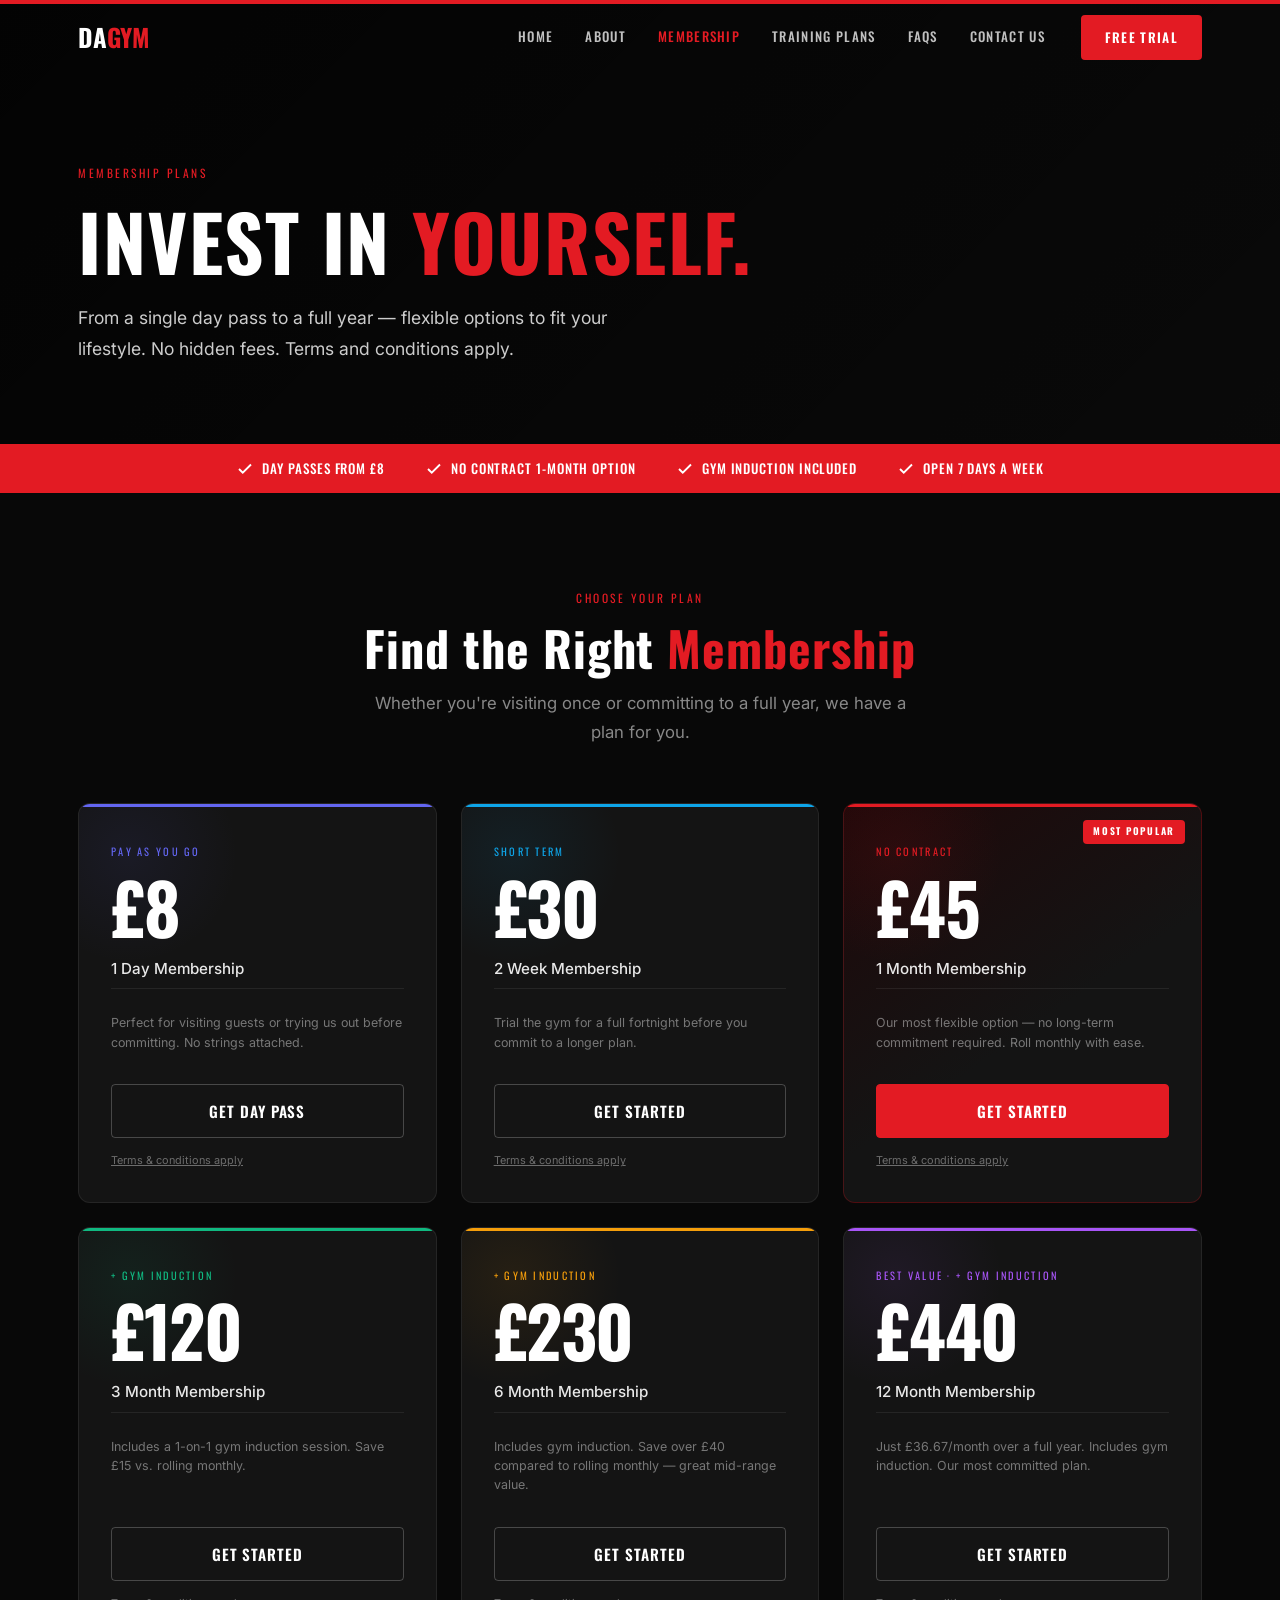
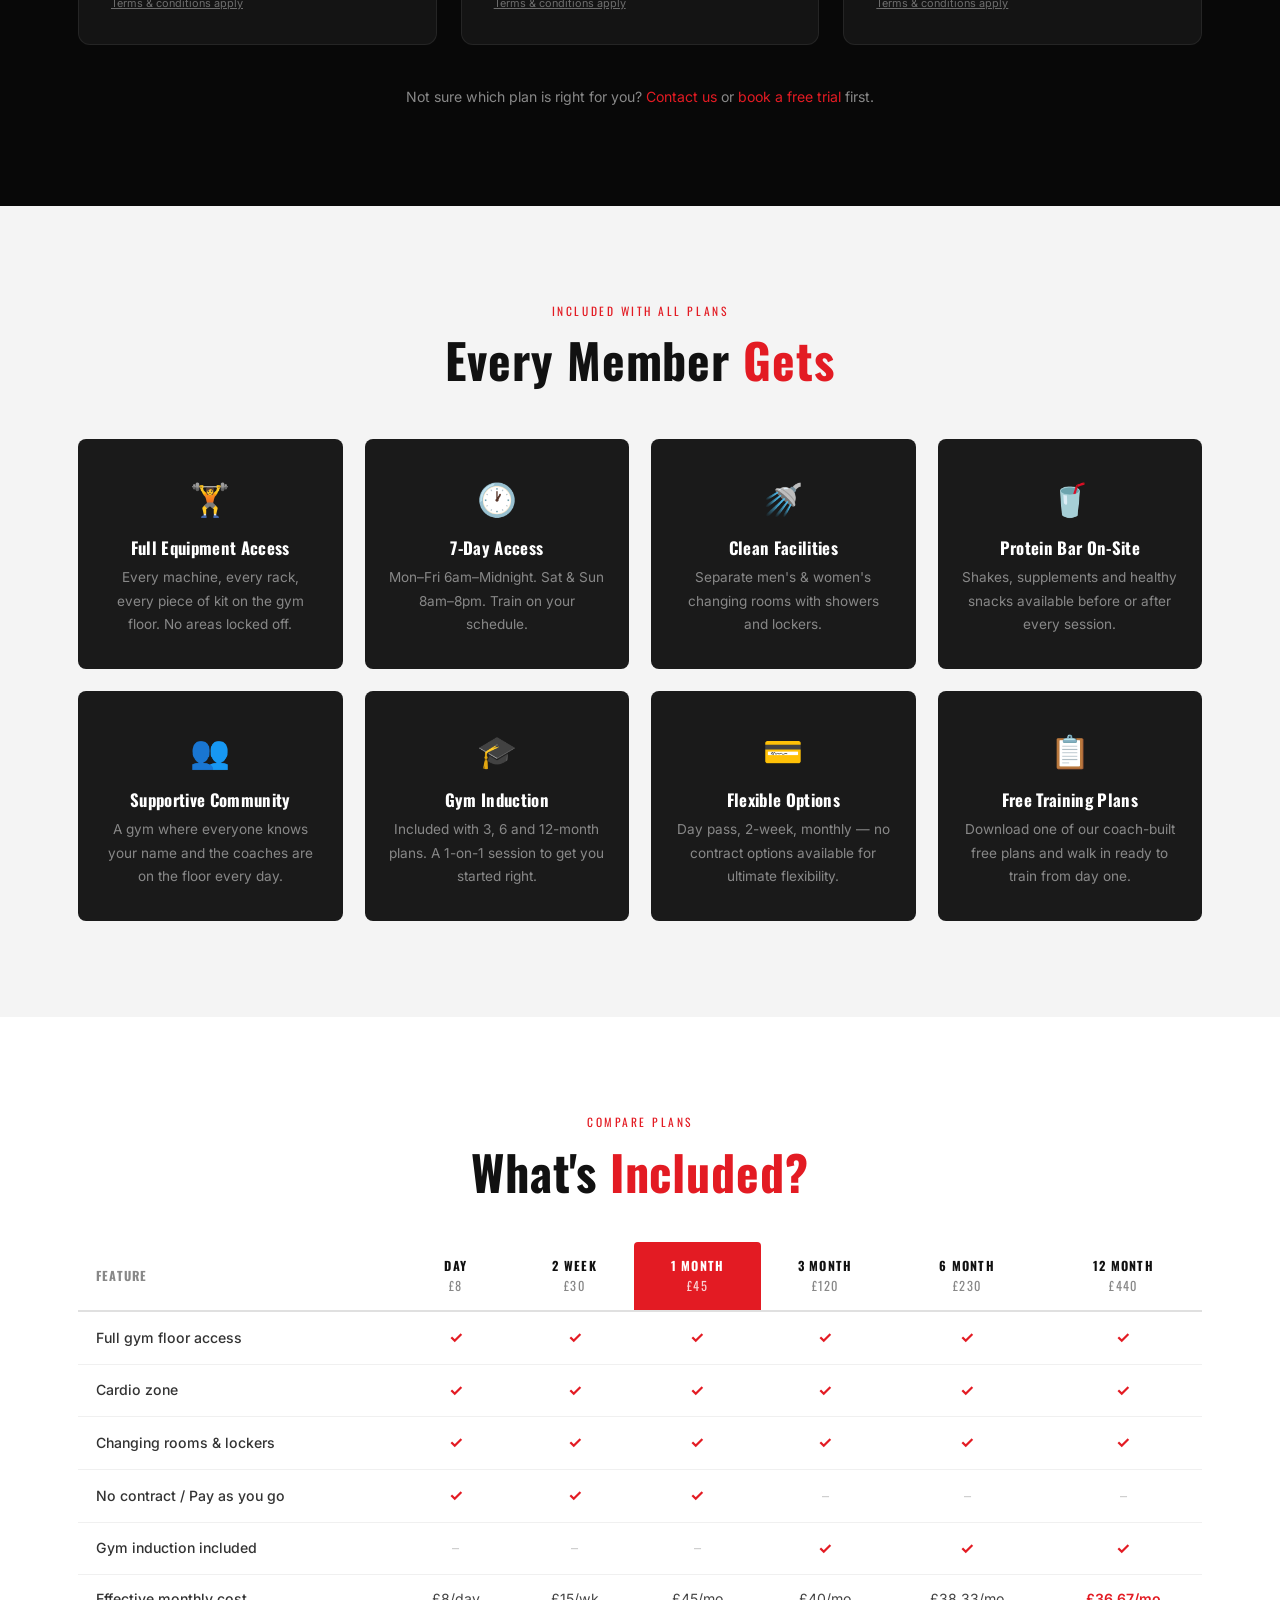
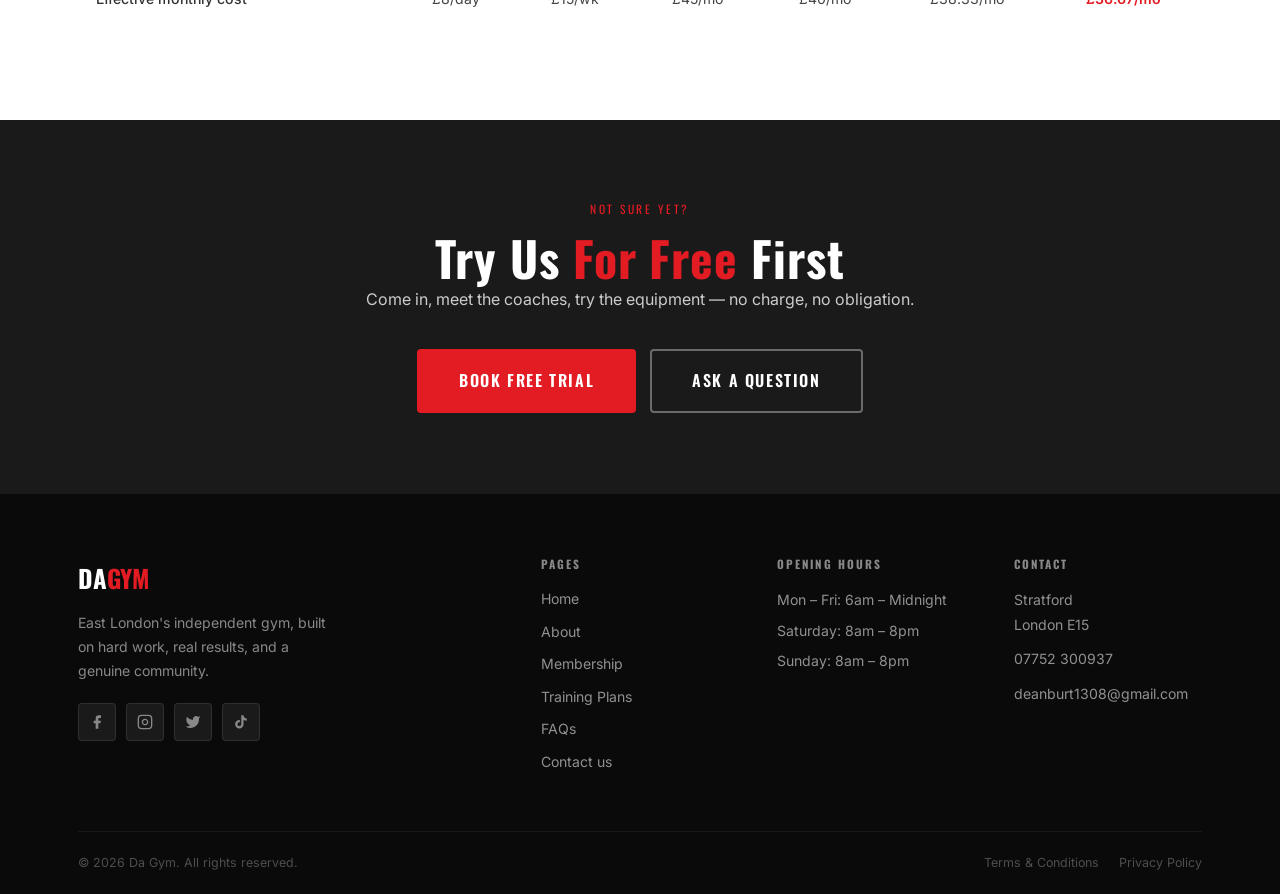
<file: membership.html>
<!DOCTYPE html>
<html lang="en">
<head>
  <meta charset="UTF-8" />
  <meta name="viewport" content="width=device-width, initial-scale=1.0" />
  <title>Gym Membership | Da Gym Leytonstone</title>
  <meta name="description" content="Gym membership plans at Da Gym Leytonstone. From £8 day passes to 12-month memberships. No contract options available. Book your free trial today." />
  <link rel="preconnect" href="https://fonts.googleapis.com" />
  <link rel="preconnect" href="https://fonts.gstatic.com" crossorigin />
  <link href="https://fonts.googleapis.com/css2?family=Oswald:wght@400;500;600;700&family=Inter:wght@300;400;500;600&display=swap" rel="stylesheet" />
  <link rel="stylesheet" href="style.css" />
  <style>
    /* ---- PLANS SECTION ---- */
    .plans-section {
      background: #080808;
      padding: 96px 0;
    }
    .plans-section h2 { color: var(--white); text-align: center; margin-bottom: 10px; }
    .plans-section .section-sub { text-align: center; }

    .plans-grid-6 {
      display: grid;
      grid-template-columns: repeat(3, 1fr);
      gap: 24px;
      margin-top: 56px;
    }

    /* ---- BASE CARD ---- */
    .plan-tile {
      position: relative;
      border-radius: 12px;
      padding: 40px 32px 32px;
      display: flex;
      flex-direction: column;
      background: #141414;
      border: 1px solid rgba(255,255,255,0.07);
      overflow: hidden;
      transition: transform 0.3s ease, box-shadow 0.3s ease, border-color 0.3s ease;
    }

    /* top accent bar */
    .plan-tile::before {
      content: '';
      position: absolute;
      top: 0; left: 0; right: 0;
      height: 3px;
      border-radius: 12px 12px 0 0;
      background: var(--tile-accent, #444);
      transition: opacity 0.3s;
    }

    /* diagonal gradient glow from top-left corner */
    .plan-tile::after {
      content: '';
      position: absolute;
      top: -60px; left: -60px;
      width: 220px; height: 220px;
      border-radius: 50%;
      background: radial-gradient(circle, var(--tile-accent, #444) 0%, transparent 70%);
      opacity: 0.08;
      transition: opacity 0.3s;
      pointer-events: none;
    }

    .plan-tile:hover {
      transform: translateY(-8px);
      border-color: rgba(255,255,255,0.14);
      box-shadow:
        0 24px 64px rgba(0,0,0,0.5),
        0 0 0 1px var(--tile-accent, #444),
        0 8px 32px rgba(0,0,0,0.3);
    }
    .plan-tile:hover::after { opacity: 0.18; }

    /* ---- ACCENT COLOURS ---- */
    .plan-tile-day     { --tile-accent: #6366f1; }   /* indigo  */
    .plan-tile-2week   { --tile-accent: #0ea5e9; }   /* sky     */
    .plan-tile-month   { --tile-accent: var(--red); } /* red     */
    .plan-tile-3month  { --tile-accent: #10b981; }   /* emerald */
    .plan-tile-6month  { --tile-accent: #f59e0b; }   /* amber   */
    .plan-tile-12month { --tile-accent: #a855f7; }   /* purple  */

    /* featured (1-month) card gets extra glow */
    .plan-tile-month {
      background: linear-gradient(145deg, #1f0809 0%, #141414 55%);
      border-color: rgba(227,27,35,0.25);
    }
    .plan-tile-month:hover {
      box-shadow:
        0 24px 64px rgba(227,27,35,0.18),
        0 0 0 1px var(--red),
        0 8px 32px rgba(0,0,0,0.4);
    }

    /* ---- POPULAR BADGE ---- */
    .plan-popular-badge {
      position: absolute;
      top: 16px; right: 16px;
      background: var(--red);
      color: var(--white);
      font-family: var(--font-heading);
      font-size: 0.6rem;
      font-weight: 700;
      letter-spacing: 0.18em;
      padding: 4px 10px;
      border-radius: 4px;
      white-space: nowrap;
      z-index: 2;
    }

    /* ---- ACCENT ICON DOT ---- */
    .plan-tile-accent-dot {
      width: 36px;
      height: 36px;
      border-radius: 50%;
      background: var(--tile-accent, #444);
      opacity: 0.18;
      margin-bottom: 20px;
    }

    /* ---- TYPE LABEL ---- */
    .plan-tile-label {
      font-family: var(--font-heading);
      font-size: 0.65rem;
      letter-spacing: 0.22em;
      text-transform: uppercase;
      color: var(--tile-accent, rgba(255,255,255,0.5));
      margin-bottom: 10px;
      position: relative;
      z-index: 1;
    }

    /* ---- PRICE ---- */
    .plan-tile-price {
      position: relative;
      z-index: 1;
      font-family: var(--font-heading);
      font-size: clamp(3.4rem, 5.5vw, 5rem);
      font-weight: 700;
      color: var(--white);
      line-height: 1;
      margin-bottom: 4px;
      letter-spacing: -0.02em;
    }

    /* ---- TITLE / SUB ---- */
    .plan-tile-desc {
      position: relative;
      z-index: 1;
      color: rgba(255,255,255,0.9);
      font-size: 0.95rem;
      font-weight: 500;
      line-height: 1.5;
      margin-bottom: 8px;
      margin-top: 12px;
    }
    .plan-tile-sub {
      position: relative;
      z-index: 1;
      color: rgba(255,255,255,0.42);
      font-size: 0.78rem;
      line-height: 1.55;
      margin-bottom: 32px;
      flex: 1;
    }

    /* ---- DIVIDER ---- */
    .plan-tile-divider {
      height: 1px;
      background: rgba(255,255,255,0.07);
      margin-bottom: 24px;
    }

    /* ---- CTA BUTTON ---- */
    .plan-tile .btn {
      position: relative;
      z-index: 1;
      margin-bottom: 14px;
      font-weight: 600;
      letter-spacing: 0.06em;
    }

    /* accent-coloured outline button per card */
    .btn-tile-accent {
      background: transparent;
      color: var(--white);
      border: 1px solid rgba(255,255,255,0.22);
      transition: background 0.25s, border-color 0.25s, transform 0.2s;
    }
    .btn-tile-accent:hover {
      background: rgba(255,255,255,0.08);
      border-color: rgba(255,255,255,0.45);
      transform: translateY(-2px);
    }
    /* featured card gets solid red CTA */
    .btn-tile-featured {
      background: var(--red);
      color: var(--white);
      border: 1px solid var(--red);
    }
    .btn-tile-featured:hover {
      background: var(--red-dark);
      border-color: var(--red-dark);
      transform: translateY(-2px);
    }

    /* ---- T&C NOTE ---- */
    .plan-tile-tc {
      position: relative;
      z-index: 1;
      font-size: 0.68rem;
      color: rgba(255,255,255,0.28);
    }
    .plan-tile-tc a { color: rgba(255,255,255,0.38); text-decoration: underline; }
    .plan-tile-tc a:hover { color: rgba(255,255,255,0.7); }

    /* ---- PERKS ---- */
    .perks-section { background: #f4f4f4; padding: 96px 0; }
    .perks-section h2 { color: var(--dark); text-align: center; margin-bottom: 52px; }

    /* ---- COMPARISON TABLE ---- */
    .compare-section { background: var(--white); padding: 96px 0; overflow-x: auto; }
    .compare-section h2 { color: var(--dark); text-align: center; margin-bottom: 40px; }
    .compare-table { width: 100%; border-collapse: collapse; min-width: 700px; }
    .compare-table th {
      padding: 14px 18px;
      font-family: var(--font-heading);
      font-size: 0.78rem;
      letter-spacing: 0.1em;
      text-transform: uppercase;
      text-align: center;
      color: var(--dark);
      border-bottom: 2px solid #e0e0e0;
    }
    .compare-table th:first-child { text-align: left; color: var(--grey); }
    .compare-table td {
      padding: 13px 18px;
      font-size: 0.88rem;
      color: #444;
      border-bottom: 1px solid #f0f0f0;
      text-align: center;
    }
    .compare-table td:first-child { text-align: left; color: #333; font-weight: 500; }
    .compare-table tr:last-child td { border-bottom: none; }
    .compare-table tr:hover td { background: #fafafa; }
    .check-yes { color: var(--red); font-weight: 700; font-size: 1rem; }
    .check-no  { color: #ccc; }
    .th-highlight { background: var(--red); color: var(--white) !important; border-radius: 4px 4px 0 0; }

    @media (max-width: 900px) {
      .plans-grid-6 { grid-template-columns: repeat(2, 1fr); gap: 16px; }
    }
    @media (max-width: 600px) {
      .plans-grid-6 { grid-template-columns: 1fr; gap: 14px; }
      .plan-tile { padding: 28px 22px 22px; }
      .plan-tile-price { font-size: 3.2rem; }
      .plans-section { padding: 64px 0; }
    }
  </style>
</head>
<body>

  <!-- NAV -->
  <nav id="navbar">
    <div class="nav-inner">
      <a href="index.html" class="logo"><span class="logo-muscle">DA</span><span class="logo-hut">GYM</span></a>
      <ul class="nav-links">
        <li><a href="index.html">Home</a></li>
        <li><a href="about.html">About</a></li>
        <li><a href="membership.html" class="active">Membership</a></li>
        <li><a href="training-plans.html">Training Plans</a></li>
        <li><a href="faqs.html">FAQs</a></li>
        <li><a href="contact.html">Contact us</a></li>
      </ul>
      <a href="contact.html" class="btn btn-red nav-cta">Free Trial</a>
      <button class="hamburger" aria-label="Menu"><span></span><span></span><span></span></button>
    </div>
    <div class="mobile-menu">
      <a href="index.html">Home</a><a href="about.html">About</a><a href="membership.html">Membership</a><a href="training-plans.html">Training Plans</a><a href="faqs.html">FAQs</a><a href="contact.html">Contact us</a>
      <a href="contact.html" class="btn btn-red">Book Free Trial</a>
    </div>
  </nav>

  <!-- PAGE HERO -->
  <div class="page-hero hero-membership">
    <div class="container">
      <span class="page-hero-eyebrow">Membership Plans</span>
      <h1>Invest in <span class="text-red">Yourself.</span></h1>
      <p>From a single day pass to a full year — flexible options to fit your lifestyle. No hidden fees. Terms and conditions apply.</p>
    </div>
  </div>

  <!-- TRUST BAR -->
  <div class="trust-bar">
    <div class="container">
      <div class="trust-items">
        <div class="trust-item"><svg width="18" height="18" viewBox="0 0 24 24" fill="none" stroke="currentColor" stroke-width="2.5"><polyline points="20 6 9 17 4 12"/></svg><span>Day passes from £8</span></div>
        <div class="trust-item"><svg width="18" height="18" viewBox="0 0 24 24" fill="none" stroke="currentColor" stroke-width="2.5"><polyline points="20 6 9 17 4 12"/></svg><span>No contract 1-month option</span></div>
        <div class="trust-item"><svg width="18" height="18" viewBox="0 0 24 24" fill="none" stroke="currentColor" stroke-width="2.5"><polyline points="20 6 9 17 4 12"/></svg><span>Gym induction included</span></div>
        <div class="trust-item"><svg width="18" height="18" viewBox="0 0 24 24" fill="none" stroke="currentColor" stroke-width="2.5"><polyline points="20 6 9 17 4 12"/></svg><span>Open 7 days a week</span></div>
      </div>
    </div>
  </div>

  <!-- PLANS -->
  <section class="plans-section">
    <div class="container">
      <span class="section-eyebrow" style="display:block;text-align:center;">CHOOSE YOUR PLAN</span>
      <h2>Find the Right <span class="text-red">Membership</span></h2>
      <p class="section-sub">Whether you're visiting once or committing to a full year, we have a plan for you.</p>

      <div class="plans-grid-6">

        <!-- 1 Day -->
        <div class="plan-tile plan-tile-day fade-up">
          <div class="plan-tile-label">Pay As You Go</div>
          <div class="plan-tile-price">£8</div>
          <div class="plan-tile-desc">1 Day Membership</div>
          <div class="plan-tile-divider"></div>
          <div class="plan-tile-sub">Perfect for visiting guests or trying us out before committing. No strings attached.</div>
          <a href="contact.html" class="btn btn-tile-accent">Get Day Pass</a>
          <div class="plan-tile-tc"><a href="terms.html">Terms &amp; conditions apply</a></div>
        </div>

        <!-- 2 Week -->
        <div class="plan-tile plan-tile-2week fade-up">
          <div class="plan-tile-label">Short Term</div>
          <div class="plan-tile-price">£30</div>
          <div class="plan-tile-desc">2 Week Membership</div>
          <div class="plan-tile-divider"></div>
          <div class="plan-tile-sub">Trial the gym for a full fortnight before you commit to a longer plan.</div>
          <a href="contact.html" class="btn btn-tile-accent">Get Started</a>
          <div class="plan-tile-tc"><a href="terms.html">Terms &amp; conditions apply</a></div>
        </div>

        <!-- 1 Month -->
        <div class="plan-tile plan-tile-month fade-up">
          <div class="plan-popular-badge">MOST POPULAR</div>
          <div class="plan-tile-label">No Contract</div>
          <div class="plan-tile-price">£45</div>
          <div class="plan-tile-desc">1 Month Membership</div>
          <div class="plan-tile-divider"></div>
          <div class="plan-tile-sub">Our most flexible option — no long-term commitment required. Roll monthly with ease.</div>
          <a href="contact.html" class="btn btn-tile-featured">Get Started</a>
          <div class="plan-tile-tc"><a href="terms.html">Terms &amp; conditions apply</a></div>
        </div>

        <!-- 3 Month -->
        <div class="plan-tile plan-tile-3month fade-up">
          <div class="plan-tile-label">+ Gym Induction</div>
          <div class="plan-tile-price">£120</div>
          <div class="plan-tile-desc">3 Month Membership</div>
          <div class="plan-tile-divider"></div>
          <div class="plan-tile-sub">Includes a 1-on-1 gym induction session. Save £15 vs. rolling monthly.</div>
          <a href="contact.html" class="btn btn-tile-accent">Get Started</a>
          <div class="plan-tile-tc"><a href="terms.html">Terms &amp; conditions apply</a></div>
        </div>

        <!-- 6 Month -->
        <div class="plan-tile plan-tile-6month fade-up">
          <div class="plan-tile-label">+ Gym Induction</div>
          <div class="plan-tile-price">£230</div>
          <div class="plan-tile-desc">6 Month Membership</div>
          <div class="plan-tile-divider"></div>
          <div class="plan-tile-sub">Includes gym induction. Save over £40 compared to rolling monthly — great mid-range value.</div>
          <a href="contact.html" class="btn btn-tile-accent">Get Started</a>
          <div class="plan-tile-tc"><a href="terms.html">Terms &amp; conditions apply</a></div>
        </div>

        <!-- 12 Month -->
        <div class="plan-tile plan-tile-12month fade-up">
          <div class="plan-tile-label">Best Value · + Gym Induction</div>
          <div class="plan-tile-price">£440</div>
          <div class="plan-tile-desc">12 Month Membership</div>
          <div class="plan-tile-divider"></div>
          <div class="plan-tile-sub">Just £36.67/month over a full year. Includes gym induction. Our most committed plan.</div>
          <a href="contact.html" class="btn btn-tile-accent">Get Started</a>
          <div class="plan-tile-tc"><a href="terms.html">Terms &amp; conditions apply</a></div>
        </div>

      </div>

      <p style="text-align:center;margin-top:40px;font-size:0.88rem;color:var(--grey);">
        Not sure which plan is right for you? <a href="contact.html" style="color:var(--red);">Contact us</a> or <a href="contact.html" style="color:var(--red);">book a free trial</a> first.
      </p>
    </div>
  </section>

  <!-- PERKS -->
  <section class="perks-section">
    <div class="container">
      <span class="section-eyebrow" style="display:block;text-align:center;">INCLUDED WITH ALL PLANS</span>
      <h2>Every Member <span class="text-red">Gets</span></h2>
      <div class="perks-grid">
        <div class="perk-card fade-up">
          <div class="perk-icon">🏋️</div>
          <h3>Full Equipment Access</h3>
          <p>Every machine, every rack, every piece of kit on the gym floor. No areas locked off.</p>
        </div>
        <div class="perk-card fade-up">
          <div class="perk-icon">🕐</div>
          <h3>7-Day Access</h3>
          <p>Mon–Fri 6am–Midnight. Sat &amp; Sun 8am–8pm. Train on your schedule.</p>
        </div>
        <div class="perk-card fade-up">
          <div class="perk-icon">🚿</div>
          <h3>Clean Facilities</h3>
          <p>Separate men's &amp; women's changing rooms with showers and lockers.</p>
        </div>
        <div class="perk-card fade-up">
          <div class="perk-icon">🥤</div>
          <h3>Protein Bar On-Site</h3>
          <p>Shakes, supplements and healthy snacks available before or after every session.</p>
        </div>
        <div class="perk-card fade-up">
          <div class="perk-icon">👥</div>
          <h3>Supportive Community</h3>
          <p>A gym where everyone knows your name and the coaches are on the floor every day.</p>
        </div>
        <div class="perk-card fade-up">
          <div class="perk-icon">🎓</div>
          <h3>Gym Induction</h3>
          <p>Included with 3, 6 and 12-month plans. A 1-on-1 session to get you started right.</p>
        </div>
        <div class="perk-card fade-up">
          <div class="perk-icon">💳</div>
          <h3>Flexible Options</h3>
          <p>Day pass, 2-week, monthly — no contract options available for ultimate flexibility.</p>
        </div>
        <div class="perk-card fade-up">
          <div class="perk-icon">📋</div>
          <h3>Free Training Plans</h3>
          <p>Download one of our coach-built free plans and walk in ready to train from day one.</p>
        </div>
      </div>
    </div>
  </section>

  <!-- COMPARISON TABLE -->
  <section class="compare-section">
    <div class="container">
      <span class="section-eyebrow" style="display:block;text-align:center;">COMPARE PLANS</span>
      <h2 class="text-center">What's <span class="text-red">Included?</span></h2>
      <div style="overflow-x:auto;margin-top:44px;">
        <table class="compare-table">
          <thead>
            <tr>
              <th>Feature</th>
              <th>Day<br /><span style="color:var(--grey);font-weight:400;">£8</span></th>
              <th>2 Week<br /><span style="color:var(--grey);font-weight:400;">£30</span></th>
              <th class="th-highlight">1 Month<br /><span style="opacity:0.8;font-weight:400;">£45</span></th>
              <th>3 Month<br /><span style="color:var(--grey);font-weight:400;">£120</span></th>
              <th>6 Month<br /><span style="color:var(--grey);font-weight:400;">£230</span></th>
              <th>12 Month<br /><span style="color:var(--grey);font-weight:400;">£440</span></th>
            </tr>
          </thead>
          <tbody>
            <tr>
              <td>Full gym floor access</td>
              <td><span class="check-yes">✓</span></td>
              <td><span class="check-yes">✓</span></td>
              <td><span class="check-yes">✓</span></td>
              <td><span class="check-yes">✓</span></td>
              <td><span class="check-yes">✓</span></td>
              <td><span class="check-yes">✓</span></td>
            </tr>
            <tr>
              <td>Cardio zone</td>
              <td><span class="check-yes">✓</span></td>
              <td><span class="check-yes">✓</span></td>
              <td><span class="check-yes">✓</span></td>
              <td><span class="check-yes">✓</span></td>
              <td><span class="check-yes">✓</span></td>
              <td><span class="check-yes">✓</span></td>
            </tr>
            <tr>
              <td>Changing rooms &amp; lockers</td>
              <td><span class="check-yes">✓</span></td>
              <td><span class="check-yes">✓</span></td>
              <td><span class="check-yes">✓</span></td>
              <td><span class="check-yes">✓</span></td>
              <td><span class="check-yes">✓</span></td>
              <td><span class="check-yes">✓</span></td>
            </tr>
            <tr>
              <td>No contract / Pay as you go</td>
              <td><span class="check-yes">✓</span></td>
              <td><span class="check-yes">✓</span></td>
              <td><span class="check-yes">✓</span></td>
              <td><span class="check-no">–</span></td>
              <td><span class="check-no">–</span></td>
              <td><span class="check-no">–</span></td>
            </tr>
            <tr>
              <td>Gym induction included</td>
              <td><span class="check-no">–</span></td>
              <td><span class="check-no">–</span></td>
              <td><span class="check-no">–</span></td>
              <td><span class="check-yes">✓</span></td>
              <td><span class="check-yes">✓</span></td>
              <td><span class="check-yes">✓</span></td>
            </tr>
            <tr>
              <td>Effective monthly cost</td>
              <td>£8/day</td>
              <td>£15/wk</td>
              <td>£45/mo</td>
              <td>£40/mo</td>
              <td>£38.33/mo</td>
              <td style="color:var(--red);font-weight:600;">£36.67/mo</td>
            </tr>
          </tbody>
        </table>
      </div>
    </div>
  </section>

  <!-- CTA -->
  <section style="background:var(--dark-2);padding:80px 0;text-align:center;">
    <div class="container">
      <span class="section-eyebrow" style="display:block;text-align:center;">NOT SURE YET?</span>
      <h2 class="text-white text-center">Try Us <span class="text-red">For Free</span> First</h2>
      <p class="text-center" style="margin-bottom:36px;">Come in, meet the coaches, try the equipment — no charge, no obligation.</p>
      <div style="display:flex;gap:14px;justify-content:center;flex-wrap:wrap;">
        <a href="contact.html" class="btn btn-red btn-lg">Book Free Trial</a>
        <a href="contact.html" class="btn btn-outline btn-lg">Ask a Question</a>
      </div>
    </div>
  </section>

  <!-- FOOTER -->
  <footer class="site-footer">
    <div class="container">
      <div class="footer-top">
        <div class="footer-brand">
          <a href="index.html" class="logo"><span class="logo-muscle">DA</span><span class="logo-hut">GYM</span></a>
          <p>East London's independent gym, built on hard work, real results, and a genuine community.</p>
          <div class="social-links" style="margin-top:20px;">
            <a href="#" target="_blank" rel="noopener" class="social-btn" aria-label="Facebook"><svg viewBox="0 0 24 24" fill="currentColor"><path d="M18 2h-3a5 5 0 0 0-5 5v3H7v4h3v8h4v-8h3l1-4h-4V7a1 1 0 0 1 1-1h3z"/></svg></a>
            <a href="#" target="_blank" rel="noopener" class="social-btn" aria-label="Instagram"><svg viewBox="0 0 24 24" fill="none" stroke="currentColor" stroke-width="2"><rect x="2" y="2" width="20" height="20" rx="5"/><path d="M16 11.37A4 4 0 1 1 12.63 8 4 4 0 0 1 16 11.37z"/><line x1="17.5" y1="6.5" x2="17.51" y2="6.5"/></svg></a>
            <a href="#" target="_blank" rel="noopener" class="social-btn" aria-label="X (Twitter)"><svg viewBox="0 0 24 24" fill="currentColor"><path d="M23 3a10.9 10.9 0 0 1-3.14 1.53 4.48 4.48 0 0 0-7.86 3v1A10.66 10.66 0 0 1 3 4s-4 9 5 13a11.64 11.64 0 0 1-7 2c9 5 20 0 20-11.5a4.5 4.5 0 0 0-.08-.83A7.72 7.72 0 0 0 23 3z"/></svg></a>
            <a href="#" target="_blank" rel="noopener" class="social-btn" aria-label="TikTok"><svg viewBox="0 0 24 24" fill="currentColor"><path d="M19.59 6.69a4.83 4.83 0 0 1-3.77-4.25V2h-3.45v13.67a2.89 2.89 0 0 1-2.88 2.5 2.89 2.89 0 0 1-2.89-2.89 2.89 2.89 0 0 1 2.89-2.89c.28 0 .54.04.79.1V9.01a6.33 6.33 0 0 0-.79-.05 6.34 6.34 0 0 0-6.34 6.34 6.34 6.34 0 0 0 6.34 6.34 6.34 6.34 0 0 0 6.33-6.34V8.69a8.18 8.18 0 0 0 4.78 1.52V6.73a4.85 4.85 0 0 1-1.01-.04z"/></svg></a>
          </div>
        </div>
        <div class="footer-col"><h4>Pages</h4><a href="index.html">Home</a><a href="about.html">About</a><a href="membership.html">Membership</a><a href="training-plans.html">Training Plans</a><a href="faqs.html">FAQs</a><a href="contact.html">Contact us</a></div>
        <div class="footer-col"><h4>Opening Hours</h4><p>Mon – Fri: 6am – Midnight</p><p>Saturday: 8am – 8pm</p><p>Sunday: 8am – 8pm</p></div>
        <div class="footer-col"><h4>Contact</h4><p>Stratford<br />London E15</p><p style="margin-top:10px;"><a href="tel:07752300937" style="color:rgba(255,255,255,0.55);">07752 300937</a></p><p><a href="mailto:deanburt1308@gmail.com" style="color:rgba(255,255,255,0.55);">deanburt1308@gmail.com</a></p></div>
      </div>
      <div class="footer-bottom">
        <p>© 2026 Da Gym. All rights reserved.</p>
        <div style="display:flex;gap:20px;"><a href="terms.html">Terms &amp; Conditions</a><a href="privacy.html">Privacy Policy</a></div>
      </div>
    </div>
  </footer>

  <div class="sticky-cta"><a href="contact.html" class="btn btn-red btn-full">Book Your FREE Trial</a></div>
  <script src="script.js"></script>
</body>
</html>
</file>
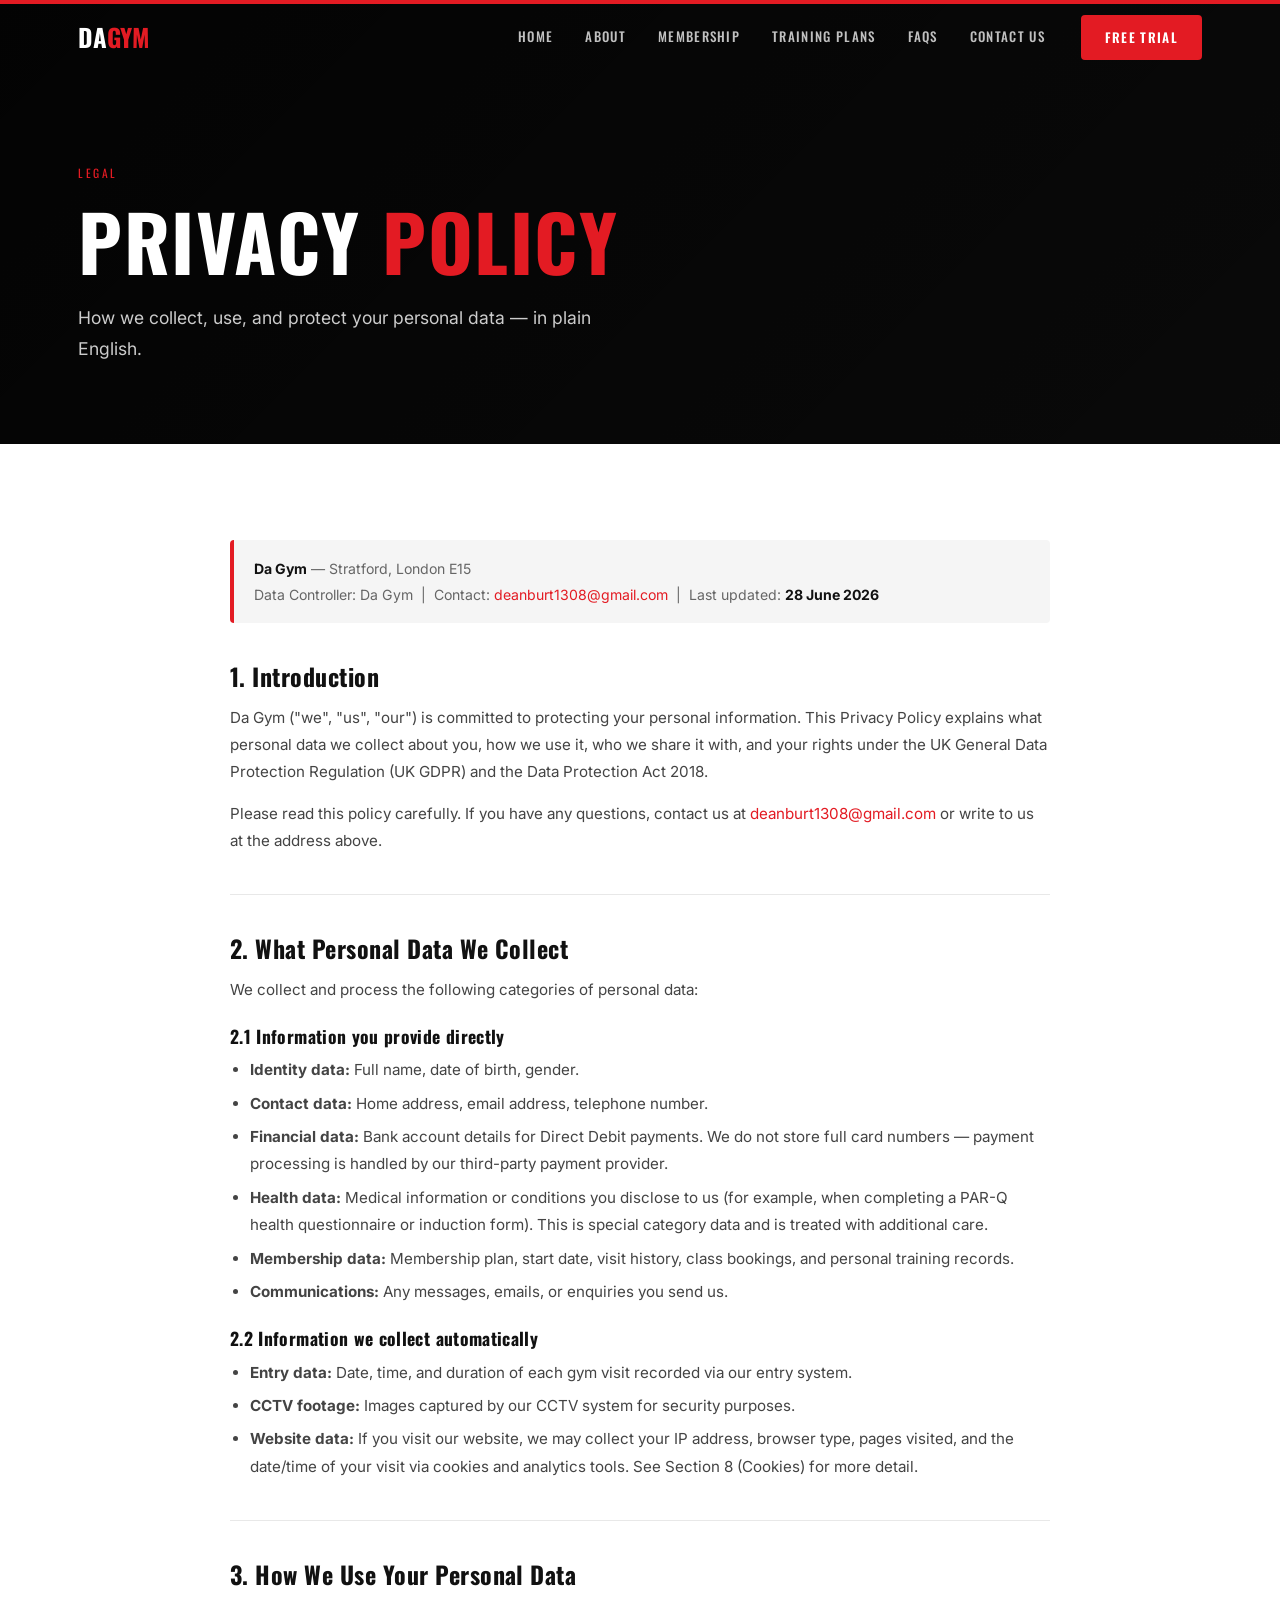
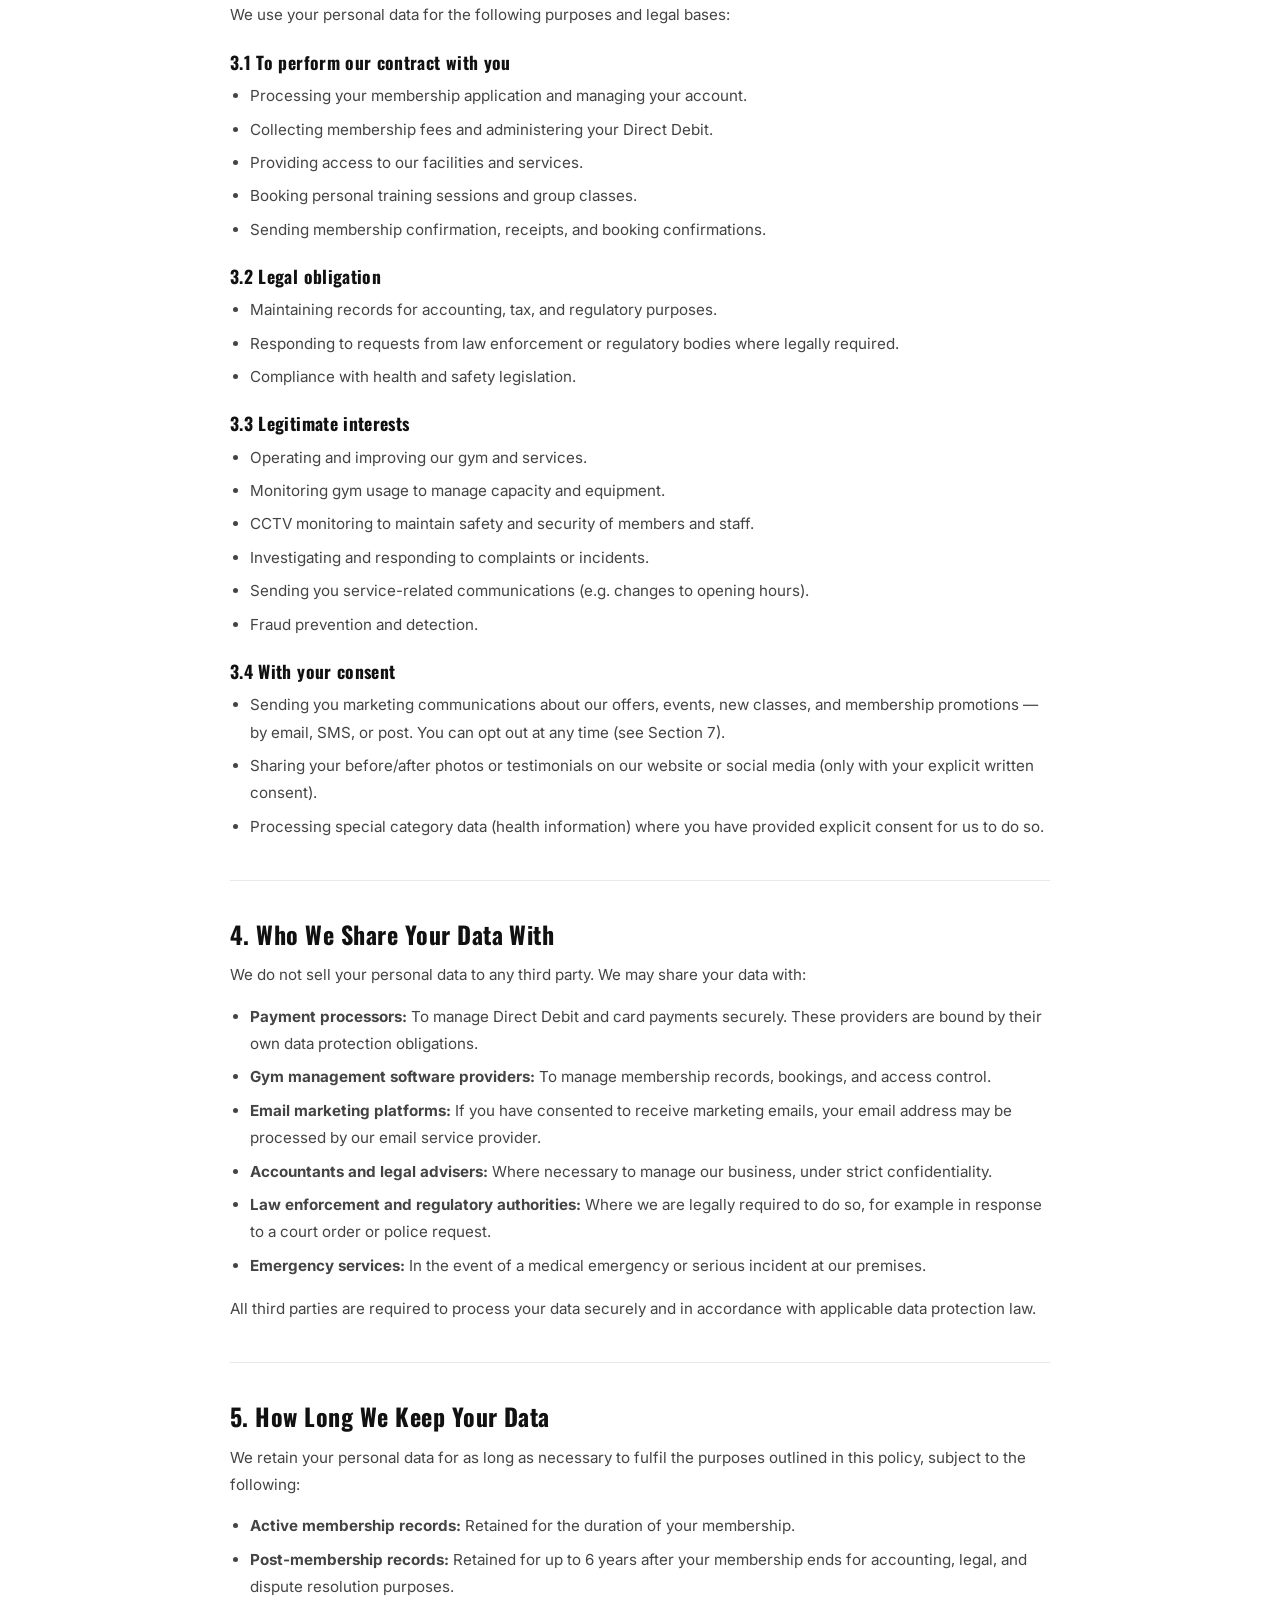
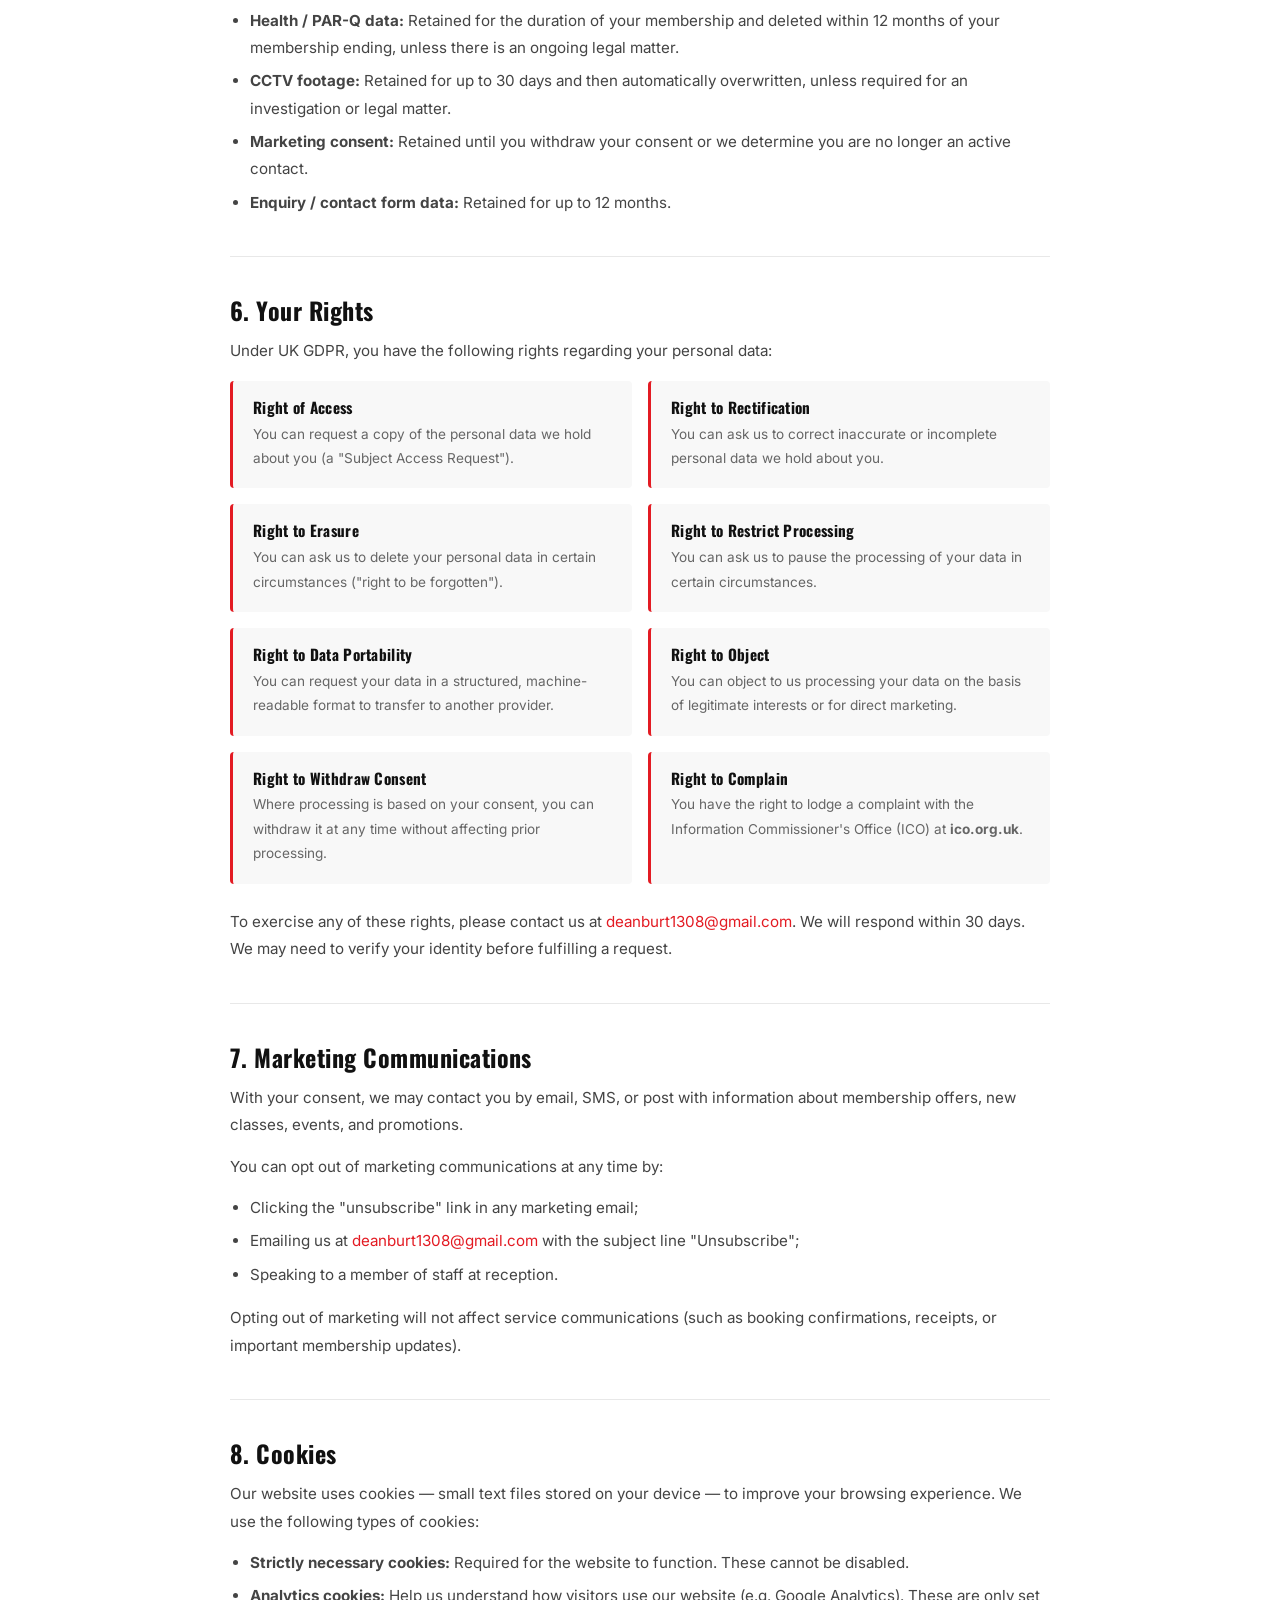
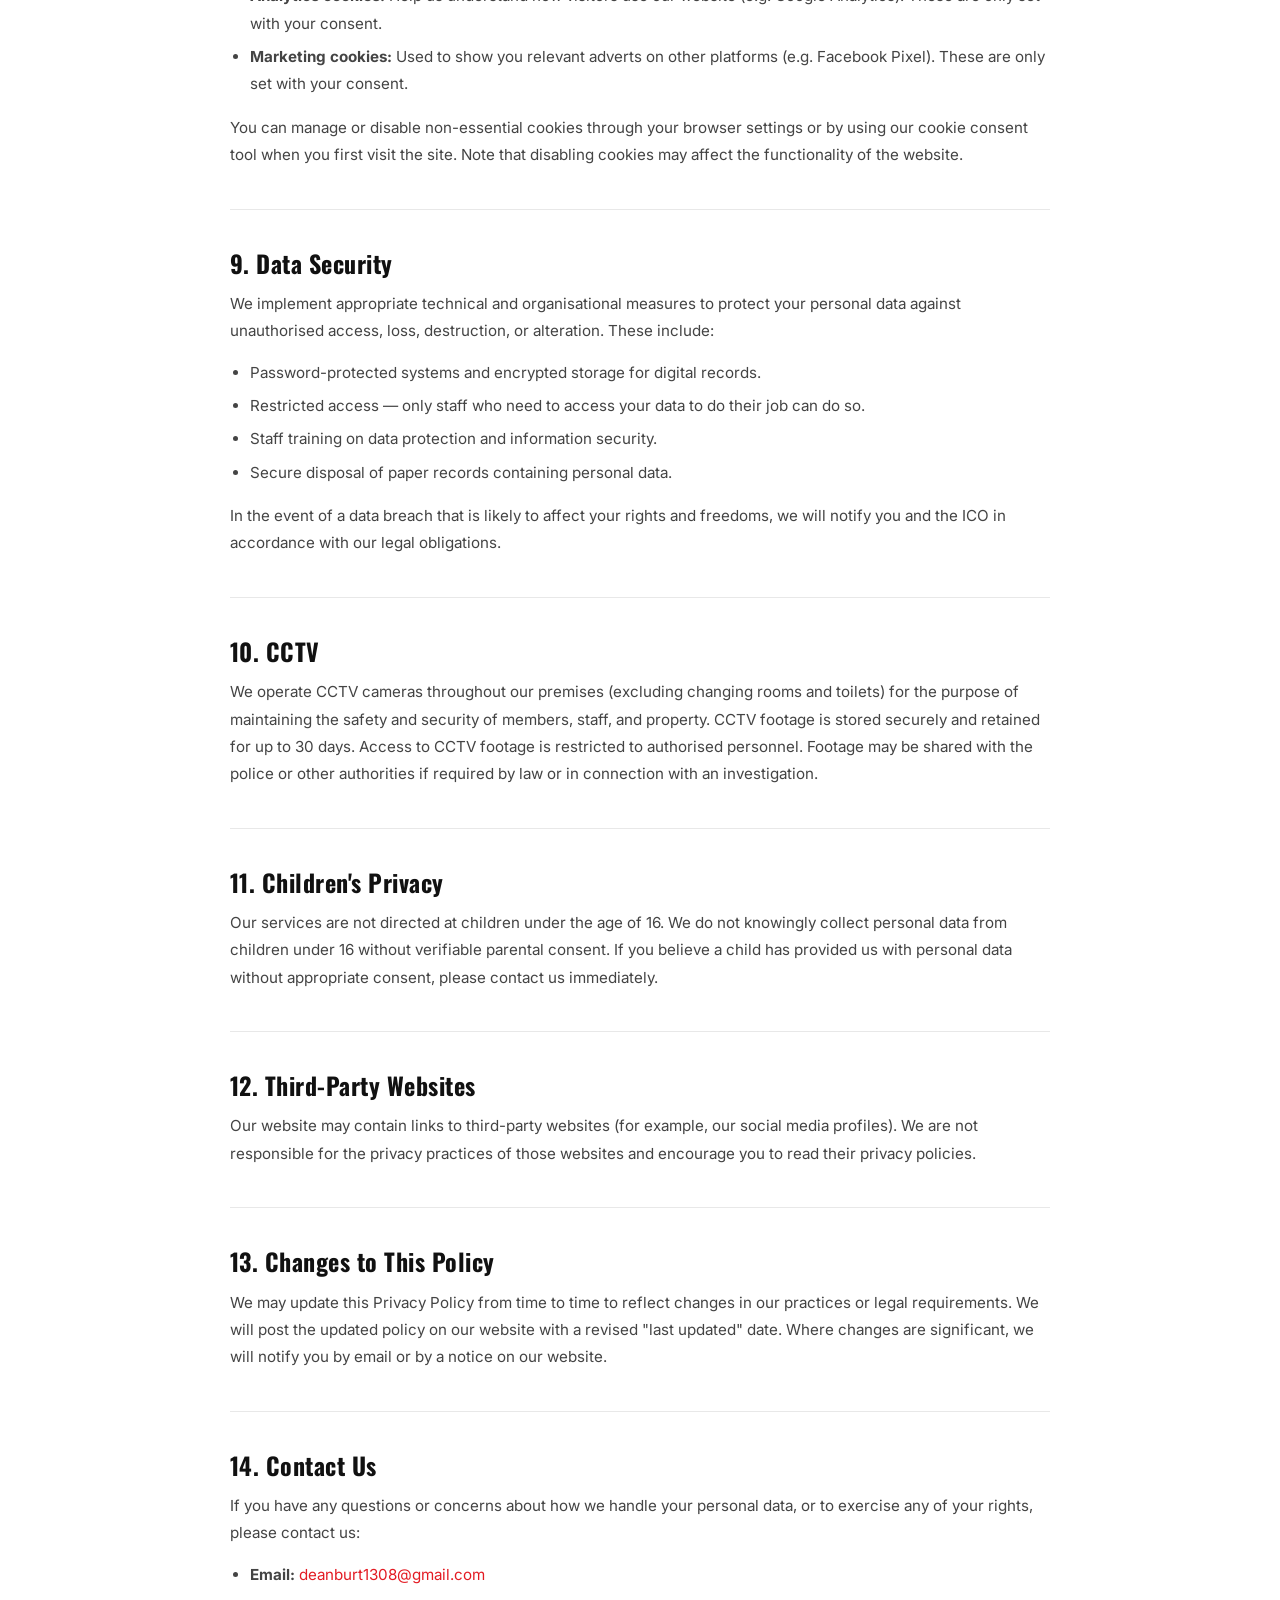
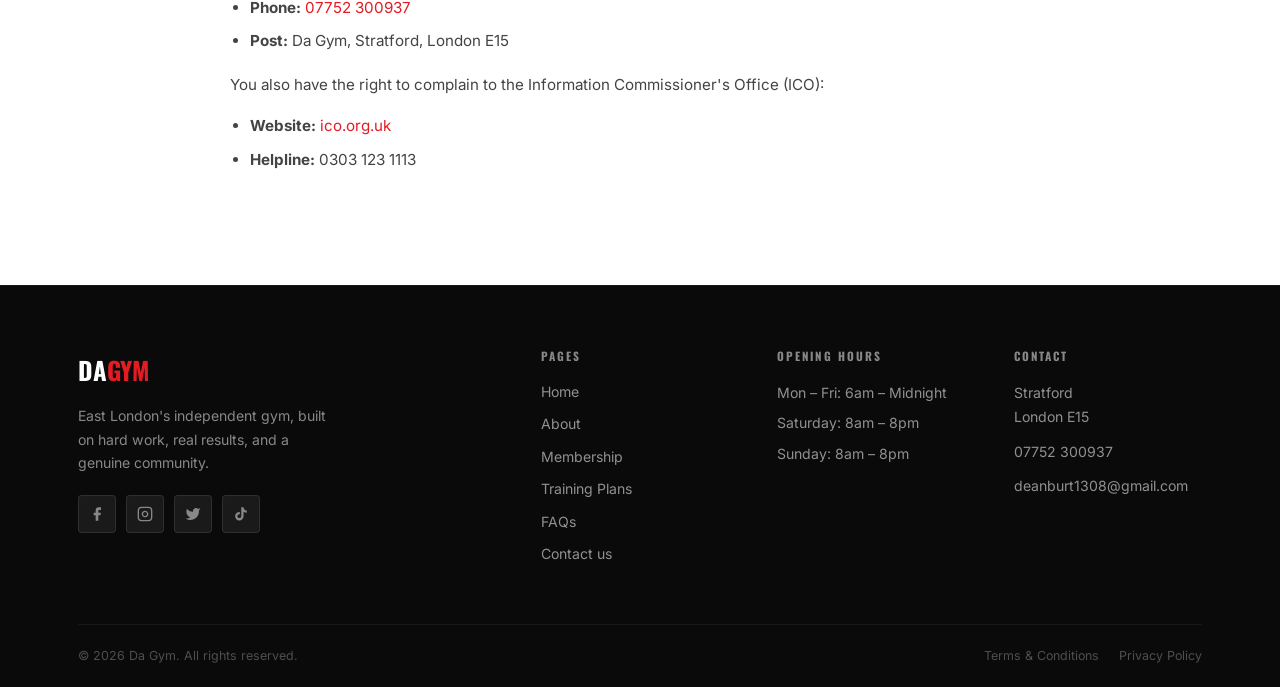
<file: privacy.html>
<!DOCTYPE html>
<html lang="en">
<head>
  <meta charset="UTF-8" />
  <meta name="viewport" content="width=device-width, initial-scale=1.0" />
  <title>Privacy Policy | Da Gym Leytonstone</title>
  <meta name="description" content="Privacy Policy for Da Gym, Stratford, London E15. How we collect, use and protect your personal data under UK GDPR." />
  <link rel="preconnect" href="https://fonts.googleapis.com" />
  <link rel="preconnect" href="https://fonts.gstatic.com" crossorigin />
  <link href="https://fonts.googleapis.com/css2?family=Oswald:wght@400;500;600;700&family=Inter:wght@300;400;500;600&display=swap" rel="stylesheet" />
  <link rel="stylesheet" href="style.css" />
  <style>
    .legal-page { background: var(--white); padding: 96px 0; }
    .legal-inner { max-width: 820px; margin: 0 auto; }
    .legal-inner h2 {
      font-size: 1.5rem;
      color: var(--dark);
      margin: 40px 0 14px;
      padding-top: 40px;
      border-top: 1px solid #e8e8e8;
    }
    .legal-inner h2:first-of-type { border-top: none; margin-top: 0; padding-top: 0; }
    .legal-inner h3 { font-size: 1.1rem; color: var(--dark); margin: 24px 0 10px; }
    .legal-inner p  { color: #444; margin-bottom: 14px; font-size: 0.95rem; line-height: 1.8; }
    .legal-inner ul { margin: 0 0 16px 20px; }
    .legal-inner ul li { color: #444; font-size: 0.95rem; line-height: 1.8; margin-bottom: 6px; list-style: disc; }
    .legal-inner a  { color: var(--red); }
    .legal-meta {
      background: #f5f5f5;
      border-left: 4px solid var(--red);
      padding: 16px 20px;
      border-radius: var(--radius);
      margin-bottom: 40px;
    }
    .legal-meta p { color: #666; font-size: 0.88rem; margin: 0; }
    .legal-meta strong { color: var(--dark); }
    .rights-grid {
      display: grid;
      grid-template-columns: 1fr 1fr;
      gap: 16px;
      margin: 16px 0 24px;
    }
    .right-card {
      background: #f8f8f8;
      border-radius: var(--radius);
      padding: 18px 20px;
      border-left: 3px solid var(--red);
    }
    .right-card h4 { color: var(--dark); font-family: var(--font-heading); font-size: 0.95rem; margin-bottom: 6px; }
    .right-card p  { color: #666; font-size: 0.85rem; margin: 0; }
    @media (max-width: 600px) { .rights-grid { grid-template-columns: 1fr; } }
  </style>
</head>
<body>

  <!-- NAV -->
  <nav id="navbar">
    <div class="nav-inner">
      <a href="index.html" class="logo"><span class="logo-muscle">DA</span><span class="logo-hut">GYM</span></a>
      <ul class="nav-links">
        <li><a href="index.html">Home</a></li>
        <li><a href="about.html">About</a></li>
        <li><a href="membership.html">Membership</a></li>
        <li><a href="training-plans.html">Training Plans</a></li>
        <li><a href="faqs.html">FAQs</a></li>
        <li><a href="contact.html">Contact us</a></li>
      </ul>
      <a href="contact.html" class="btn btn-red nav-cta">Free Trial</a>
      <button class="hamburger" aria-label="Menu"><span></span><span></span><span></span></button>
    </div>
    <div class="mobile-menu">
      <a href="index.html">Home</a><a href="about.html">About</a><a href="membership.html">Membership</a><a href="training-plans.html">Training Plans</a><a href="faqs.html">FAQs</a><a href="contact.html">Contact us</a>
      <a href="contact.html" class="btn btn-red">Book Free Trial</a>
    </div>
  </nav>

  <!-- PAGE HERO -->
  <div class="page-hero hero-legal">
    <div class="container">
      <span class="page-hero-eyebrow">Legal</span>
      <h1>Privacy <span class="text-red">Policy</span></h1>
      <p>How we collect, use, and protect your personal data — in plain English.</p>
    </div>
  </div>

  <!-- CONTENT -->
  <section class="legal-page">
    <div class="container">
      <div class="legal-inner">

        <div class="legal-meta">
          <p><strong>Da Gym</strong> — Stratford, London E15<br />
          Data Controller: Da Gym &nbsp;|&nbsp; Contact: <a href="mailto:deanburt1308@gmail.com">deanburt1308@gmail.com</a> &nbsp;|&nbsp; Last updated: <strong>28 June 2026</strong></p>
        </div>

        <h2>1. Introduction</h2>
        <p>Da Gym ("we", "us", "our") is committed to protecting your personal information. This Privacy Policy explains what personal data we collect about you, how we use it, who we share it with, and your rights under the UK General Data Protection Regulation (UK GDPR) and the Data Protection Act 2018.</p>
        <p>Please read this policy carefully. If you have any questions, contact us at <a href="mailto:deanburt1308@gmail.com">deanburt1308@gmail.com</a> or write to us at the address above.</p>

        <h2>2. What Personal Data We Collect</h2>
        <p>We collect and process the following categories of personal data:</p>

        <h3>2.1 Information you provide directly</h3>
        <ul>
          <li><strong>Identity data:</strong> Full name, date of birth, gender.</li>
          <li><strong>Contact data:</strong> Home address, email address, telephone number.</li>
          <li><strong>Financial data:</strong> Bank account details for Direct Debit payments. We do not store full card numbers — payment processing is handled by our third-party payment provider.</li>
          <li><strong>Health data:</strong> Medical information or conditions you disclose to us (for example, when completing a PAR-Q health questionnaire or induction form). This is special category data and is treated with additional care.</li>
          <li><strong>Membership data:</strong> Membership plan, start date, visit history, class bookings, and personal training records.</li>
          <li><strong>Communications:</strong> Any messages, emails, or enquiries you send us.</li>
        </ul>

        <h3>2.2 Information we collect automatically</h3>
        <ul>
          <li><strong>Entry data:</strong> Date, time, and duration of each gym visit recorded via our entry system.</li>
          <li><strong>CCTV footage:</strong> Images captured by our CCTV system for security purposes.</li>
          <li><strong>Website data:</strong> If you visit our website, we may collect your IP address, browser type, pages visited, and the date/time of your visit via cookies and analytics tools. See Section 8 (Cookies) for more detail.</li>
        </ul>

        <h2>3. How We Use Your Personal Data</h2>
        <p>We use your personal data for the following purposes and legal bases:</p>

        <h3>3.1 To perform our contract with you</h3>
        <ul>
          <li>Processing your membership application and managing your account.</li>
          <li>Collecting membership fees and administering your Direct Debit.</li>
          <li>Providing access to our facilities and services.</li>
          <li>Booking personal training sessions and group classes.</li>
          <li>Sending membership confirmation, receipts, and booking confirmations.</li>
        </ul>

        <h3>3.2 Legal obligation</h3>
        <ul>
          <li>Maintaining records for accounting, tax, and regulatory purposes.</li>
          <li>Responding to requests from law enforcement or regulatory bodies where legally required.</li>
          <li>Compliance with health and safety legislation.</li>
        </ul>

        <h3>3.3 Legitimate interests</h3>
        <ul>
          <li>Operating and improving our gym and services.</li>
          <li>Monitoring gym usage to manage capacity and equipment.</li>
          <li>CCTV monitoring to maintain safety and security of members and staff.</li>
          <li>Investigating and responding to complaints or incidents.</li>
          <li>Sending you service-related communications (e.g. changes to opening hours).</li>
          <li>Fraud prevention and detection.</li>
        </ul>

        <h3>3.4 With your consent</h3>
        <ul>
          <li>Sending you marketing communications about our offers, events, new classes, and membership promotions — by email, SMS, or post. You can opt out at any time (see Section 7).</li>
          <li>Sharing your before/after photos or testimonials on our website or social media (only with your explicit written consent).</li>
          <li>Processing special category data (health information) where you have provided explicit consent for us to do so.</li>
        </ul>

        <h2>4. Who We Share Your Data With</h2>
        <p>We do not sell your personal data to any third party. We may share your data with:</p>
        <ul>
          <li><strong>Payment processors:</strong> To manage Direct Debit and card payments securely. These providers are bound by their own data protection obligations.</li>
          <li><strong>Gym management software providers:</strong> To manage membership records, bookings, and access control.</li>
          <li><strong>Email marketing platforms:</strong> If you have consented to receive marketing emails, your email address may be processed by our email service provider.</li>
          <li><strong>Accountants and legal advisers:</strong> Where necessary to manage our business, under strict confidentiality.</li>
          <li><strong>Law enforcement and regulatory authorities:</strong> Where we are legally required to do so, for example in response to a court order or police request.</li>
          <li><strong>Emergency services:</strong> In the event of a medical emergency or serious incident at our premises.</li>
        </ul>
        <p>All third parties are required to process your data securely and in accordance with applicable data protection law.</p>

        <h2>5. How Long We Keep Your Data</h2>
        <p>We retain your personal data for as long as necessary to fulfil the purposes outlined in this policy, subject to the following:</p>
        <ul>
          <li><strong>Active membership records:</strong> Retained for the duration of your membership.</li>
          <li><strong>Post-membership records:</strong> Retained for up to 6 years after your membership ends for accounting, legal, and dispute resolution purposes.</li>
          <li><strong>Health / PAR-Q data:</strong> Retained for the duration of your membership and deleted within 12 months of your membership ending, unless there is an ongoing legal matter.</li>
          <li><strong>CCTV footage:</strong> Retained for up to 30 days and then automatically overwritten, unless required for an investigation or legal matter.</li>
          <li><strong>Marketing consent:</strong> Retained until you withdraw your consent or we determine you are no longer an active contact.</li>
          <li><strong>Enquiry / contact form data:</strong> Retained for up to 12 months.</li>
        </ul>

        <h2>6. Your Rights</h2>
        <p>Under UK GDPR, you have the following rights regarding your personal data:</p>

        <div class="rights-grid">
          <div class="right-card">
            <h4>Right of Access</h4>
            <p>You can request a copy of the personal data we hold about you (a "Subject Access Request").</p>
          </div>
          <div class="right-card">
            <h4>Right to Rectification</h4>
            <p>You can ask us to correct inaccurate or incomplete personal data we hold about you.</p>
          </div>
          <div class="right-card">
            <h4>Right to Erasure</h4>
            <p>You can ask us to delete your personal data in certain circumstances ("right to be forgotten").</p>
          </div>
          <div class="right-card">
            <h4>Right to Restrict Processing</h4>
            <p>You can ask us to pause the processing of your data in certain circumstances.</p>
          </div>
          <div class="right-card">
            <h4>Right to Data Portability</h4>
            <p>You can request your data in a structured, machine-readable format to transfer to another provider.</p>
          </div>
          <div class="right-card">
            <h4>Right to Object</h4>
            <p>You can object to us processing your data on the basis of legitimate interests or for direct marketing.</p>
          </div>
          <div class="right-card">
            <h4>Right to Withdraw Consent</h4>
            <p>Where processing is based on your consent, you can withdraw it at any time without affecting prior processing.</p>
          </div>
          <div class="right-card">
            <h4>Right to Complain</h4>
            <p>You have the right to lodge a complaint with the Information Commissioner's Office (ICO) at <strong>ico.org.uk</strong>.</p>
          </div>
        </div>

        <p>To exercise any of these rights, please contact us at <a href="mailto:deanburt1308@gmail.com">deanburt1308@gmail.com</a>. We will respond within 30 days. We may need to verify your identity before fulfilling a request.</p>

        <h2>7. Marketing Communications</h2>
        <p>With your consent, we may contact you by email, SMS, or post with information about membership offers, new classes, events, and promotions.</p>
        <p>You can opt out of marketing communications at any time by:</p>
        <ul>
          <li>Clicking the "unsubscribe" link in any marketing email;</li>
          <li>Emailing us at <a href="mailto:deanburt1308@gmail.com">deanburt1308@gmail.com</a> with the subject line "Unsubscribe";</li>
          <li>Speaking to a member of staff at reception.</li>
        </ul>
        <p>Opting out of marketing will not affect service communications (such as booking confirmations, receipts, or important membership updates).</p>

        <h2>8. Cookies</h2>
        <p>Our website uses cookies — small text files stored on your device — to improve your browsing experience. We use the following types of cookies:</p>
        <ul>
          <li><strong>Strictly necessary cookies:</strong> Required for the website to function. These cannot be disabled.</li>
          <li><strong>Analytics cookies:</strong> Help us understand how visitors use our website (e.g. Google Analytics). These are only set with your consent.</li>
          <li><strong>Marketing cookies:</strong> Used to show you relevant adverts on other platforms (e.g. Facebook Pixel). These are only set with your consent.</li>
        </ul>
        <p>You can manage or disable non-essential cookies through your browser settings or by using our cookie consent tool when you first visit the site. Note that disabling cookies may affect the functionality of the website.</p>

        <h2>9. Data Security</h2>
        <p>We implement appropriate technical and organisational measures to protect your personal data against unauthorised access, loss, destruction, or alteration. These include:</p>
        <ul>
          <li>Password-protected systems and encrypted storage for digital records.</li>
          <li>Restricted access — only staff who need to access your data to do their job can do so.</li>
          <li>Staff training on data protection and information security.</li>
          <li>Secure disposal of paper records containing personal data.</li>
        </ul>
        <p>In the event of a data breach that is likely to affect your rights and freedoms, we will notify you and the ICO in accordance with our legal obligations.</p>

        <h2>10. CCTV</h2>
        <p>We operate CCTV cameras throughout our premises (excluding changing rooms and toilets) for the purpose of maintaining the safety and security of members, staff, and property. CCTV footage is stored securely and retained for up to 30 days. Access to CCTV footage is restricted to authorised personnel. Footage may be shared with the police or other authorities if required by law or in connection with an investigation.</p>

        <h2>11. Children's Privacy</h2>
        <p>Our services are not directed at children under the age of 16. We do not knowingly collect personal data from children under 16 without verifiable parental consent. If you believe a child has provided us with personal data without appropriate consent, please contact us immediately.</p>

        <h2>12. Third-Party Websites</h2>
        <p>Our website may contain links to third-party websites (for example, our social media profiles). We are not responsible for the privacy practices of those websites and encourage you to read their privacy policies.</p>

        <h2>13. Changes to This Policy</h2>
        <p>We may update this Privacy Policy from time to time to reflect changes in our practices or legal requirements. We will post the updated policy on our website with a revised "last updated" date. Where changes are significant, we will notify you by email or by a notice on our website.</p>

        <h2>14. Contact Us</h2>
        <p>If you have any questions or concerns about how we handle your personal data, or to exercise any of your rights, please contact us:</p>
        <ul>
          <li><strong>Email:</strong> <a href="mailto:deanburt1308@gmail.com">deanburt1308@gmail.com</a></li>
          <li><strong>Phone:</strong> <a href="tel:07752300937">07752 300937</a></li>
          <li><strong>Post:</strong> Da Gym, Stratford, London E15</li>
        </ul>
        <p>You also have the right to complain to the Information Commissioner's Office (ICO):</p>
        <ul>
          <li><strong>Website:</strong> <a href="https://ico.org.uk" target="_blank" rel="noopener">ico.org.uk</a></li>
          <li><strong>Helpline:</strong> 0303 123 1113</li>
        </ul>

      </div>
    </div>
  </section>

  <!-- FOOTER -->
  <footer class="site-footer">
    <div class="container">
      <div class="footer-top">
        <div class="footer-brand">
          <a href="index.html" class="logo"><span class="logo-muscle">DA</span><span class="logo-hut">GYM</span></a>
          <p>East London's independent gym, built on hard work, real results, and a genuine community.</p>
          <div class="social-links" style="margin-top:20px;">
            <a href="#" target="_blank" rel="noopener" class="social-btn" aria-label="Facebook"><svg viewBox="0 0 24 24" fill="currentColor"><path d="M18 2h-3a5 5 0 0 0-5 5v3H7v4h3v8h4v-8h3l1-4h-4V7a1 1 0 0 1 1-1h3z"/></svg></a>
            <a href="#" target="_blank" rel="noopener" class="social-btn" aria-label="Instagram"><svg viewBox="0 0 24 24" fill="none" stroke="currentColor" stroke-width="2"><rect x="2" y="2" width="20" height="20" rx="5"/><path d="M16 11.37A4 4 0 1 1 12.63 8 4 4 0 0 1 16 11.37z"/><line x1="17.5" y1="6.5" x2="17.51" y2="6.5"/></svg></a>
            <a href="#" target="_blank" rel="noopener" class="social-btn" aria-label="X (Twitter)"><svg viewBox="0 0 24 24" fill="currentColor"><path d="M23 3a10.9 10.9 0 0 1-3.14 1.53 4.48 4.48 0 0 0-7.86 3v1A10.66 10.66 0 0 1 3 4s-4 9 5 13a11.64 11.64 0 0 1-7 2c9 5 20 0 20-11.5a4.5 4.5 0 0 0-.08-.83A7.72 7.72 0 0 0 23 3z"/></svg></a>
            <a href="#" target="_blank" rel="noopener" class="social-btn" aria-label="TikTok"><svg viewBox="0 0 24 24" fill="currentColor"><path d="M19.59 6.69a4.83 4.83 0 0 1-3.77-4.25V2h-3.45v13.67a2.89 2.89 0 0 1-2.88 2.5 2.89 2.89 0 0 1-2.89-2.89 2.89 2.89 0 0 1 2.89-2.89c.28 0 .54.04.79.1V9.01a6.33 6.33 0 0 0-.79-.05 6.34 6.34 0 0 0-6.34 6.34 6.34 6.34 0 0 0 6.34 6.34 6.34 6.34 0 0 0 6.33-6.34V8.69a8.18 8.18 0 0 0 4.78 1.52V6.73a4.85 4.85 0 0 1-1.01-.04z"/></svg></a>
          </div>
        </div>
        <div class="footer-col"><h4>Pages</h4><a href="index.html">Home</a><a href="about.html">About</a><a href="membership.html">Membership</a><a href="training-plans.html">Training Plans</a><a href="faqs.html">FAQs</a><a href="contact.html">Contact us</a></div>
        <div class="footer-col"><h4>Opening Hours</h4><p>Mon – Fri: 6am – Midnight</p><p>Saturday: 8am – 8pm</p><p>Sunday: 8am – 8pm</p></div>
        <div class="footer-col"><h4>Contact</h4><p>Stratford<br />London E15</p><p style="margin-top:10px;"><a href="tel:07752300937" style="color:rgba(255,255,255,0.55);">07752 300937</a></p><p><a href="mailto:deanburt1308@gmail.com" style="color:rgba(255,255,255,0.55);">deanburt1308@gmail.com</a></p></div>
      </div>
      <div class="footer-bottom">
        <p>© 2026 Da Gym. All rights reserved.</p>
        <div style="display:flex;gap:20px;">
          <a href="terms.html">Terms &amp; Conditions</a>
          <a href="privacy.html">Privacy Policy</a>
        </div>
      </div>
    </div>
  </footer>

  <script src="script.js"></script>
</body>
</html>
</file>
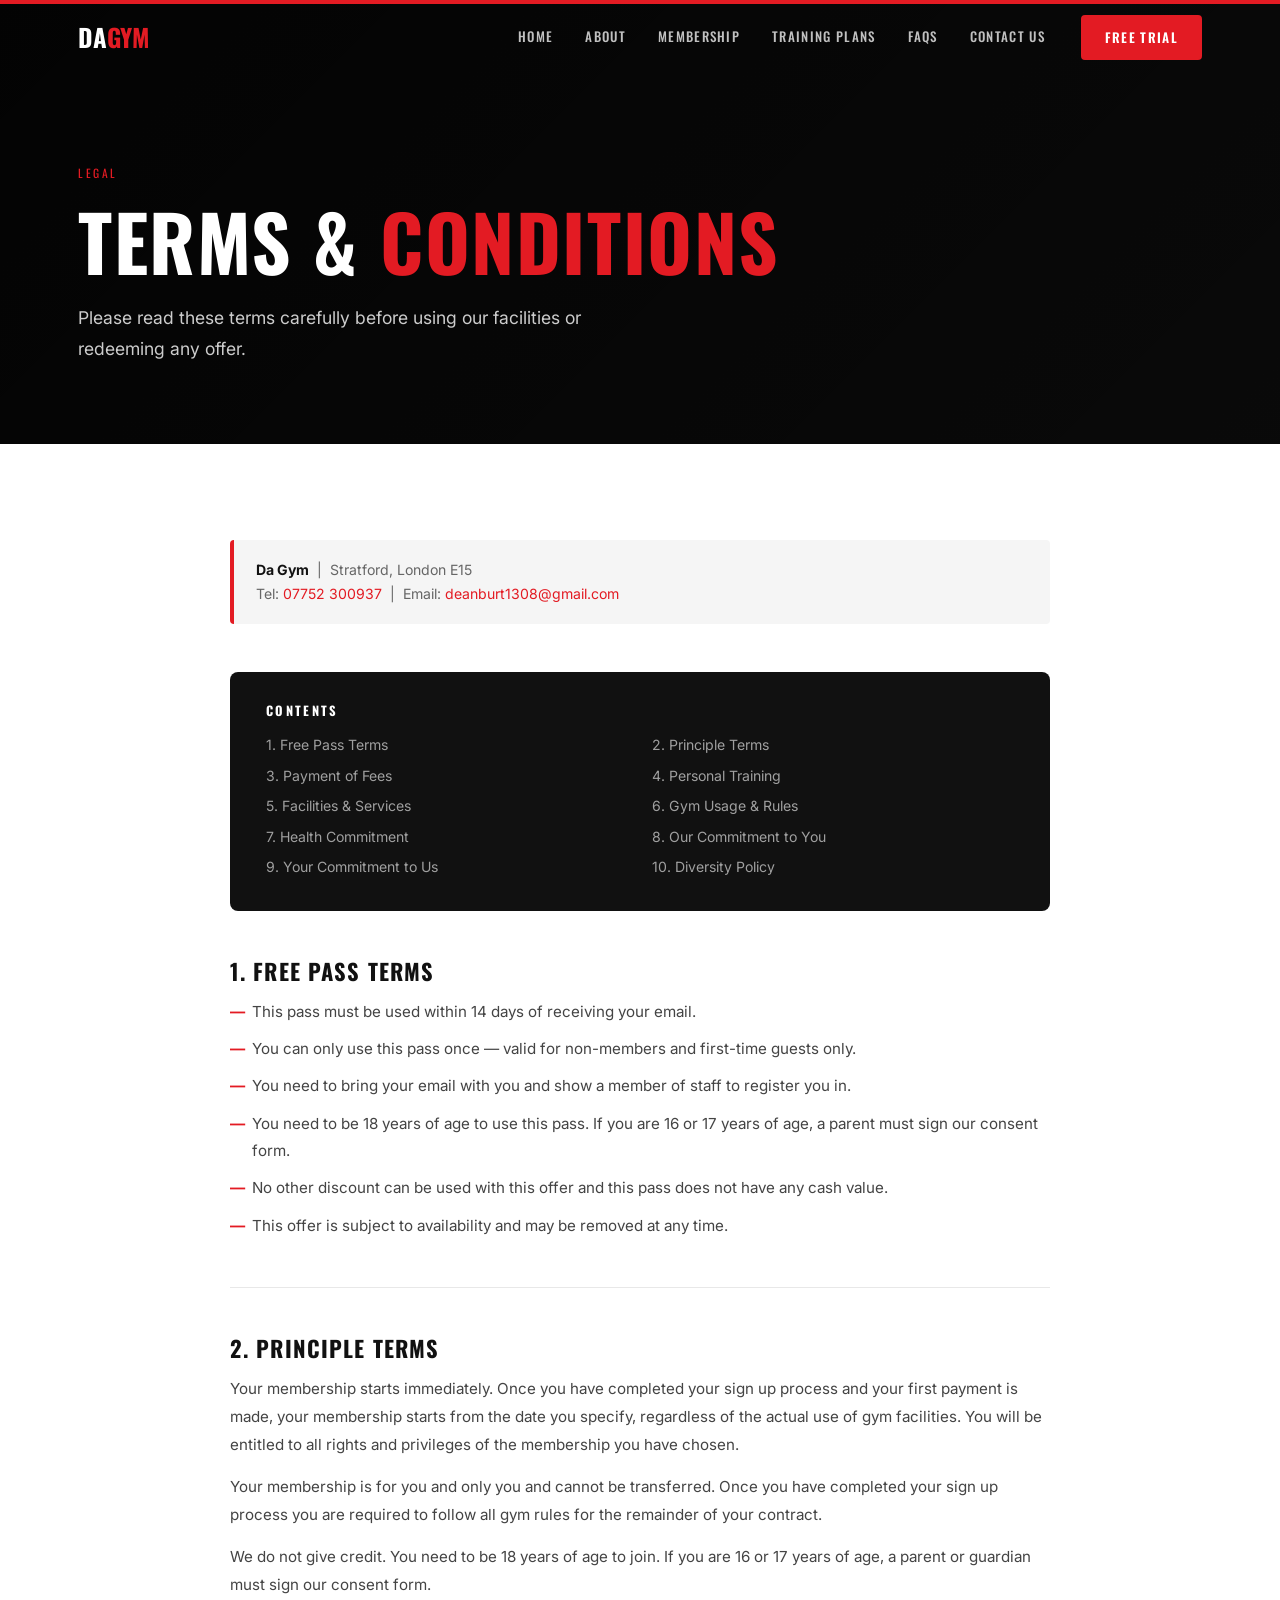
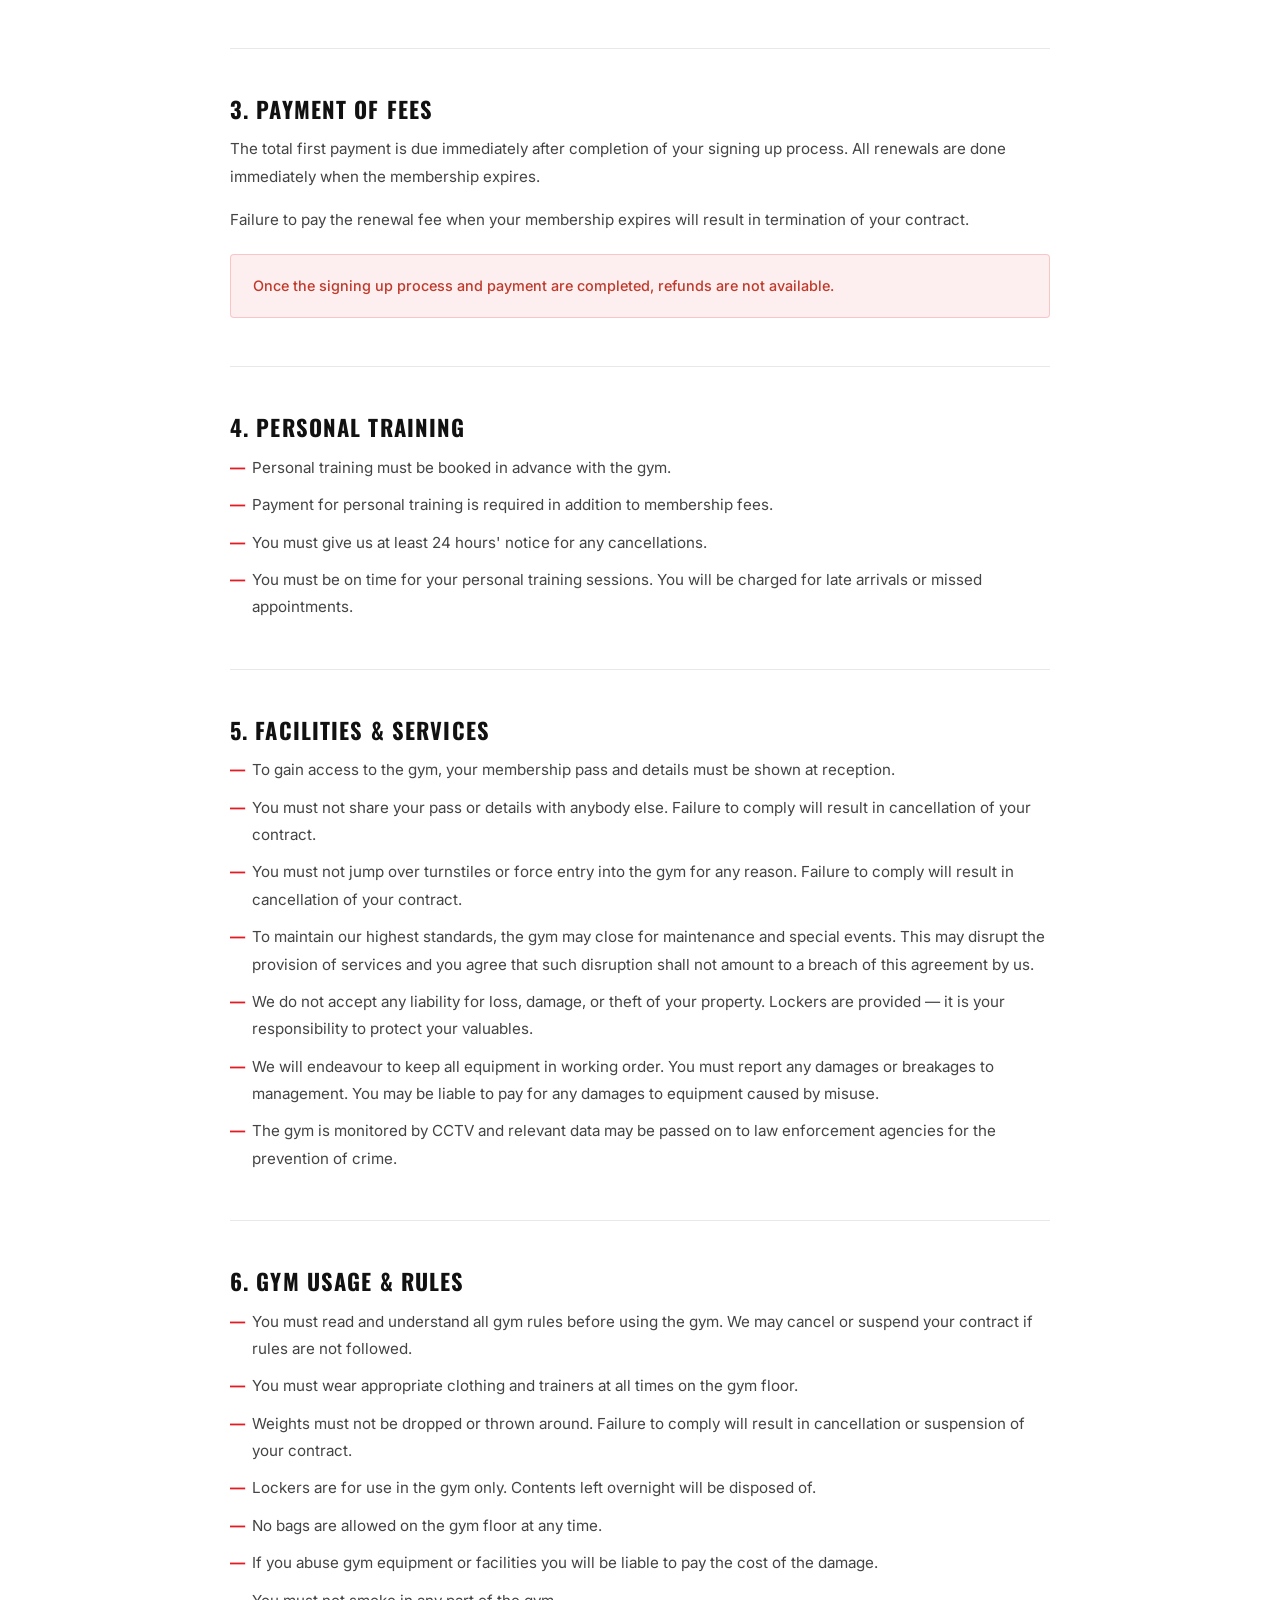
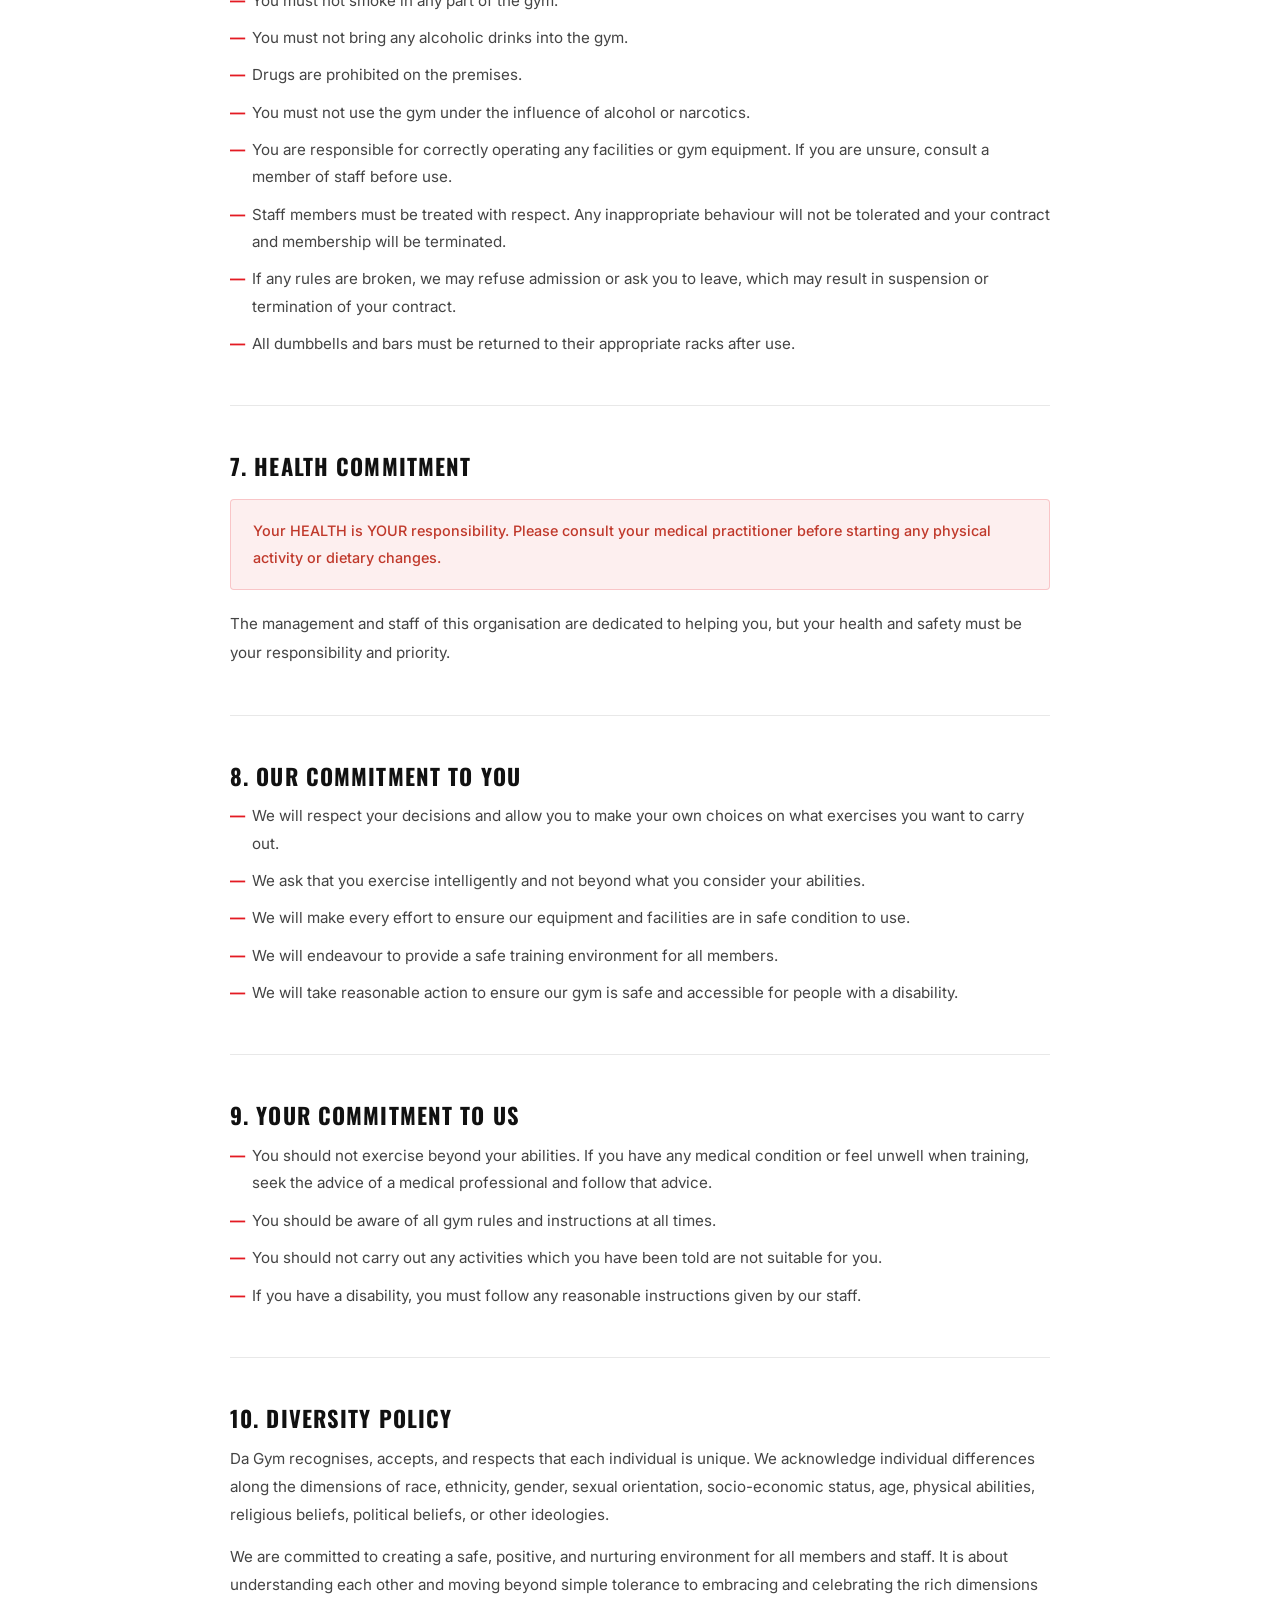
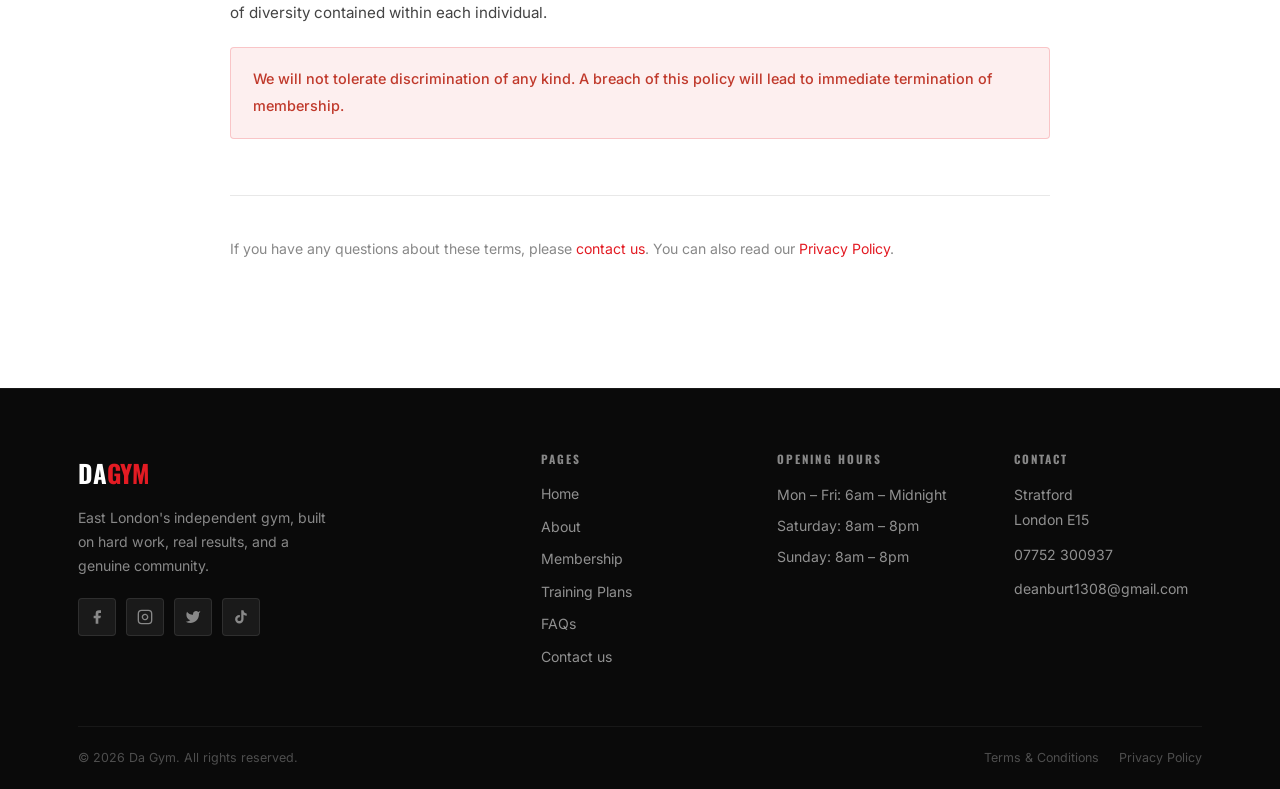
<file: terms.html>
<!DOCTYPE html>
<html lang="en">
<head>
  <meta charset="UTF-8" />
  <meta name="viewport" content="width=device-width, initial-scale=1.0" />
  <title>Terms & Conditions | Da Gym Leytonstone</title>
  <meta name="description" content="Terms and Conditions for Da Gym, Stratford, London E15." />
  <link rel="preconnect" href="https://fonts.googleapis.com" />
  <link rel="preconnect" href="https://fonts.gstatic.com" crossorigin />
  <link href="https://fonts.googleapis.com/css2?family=Oswald:wght@400;500;600;700&family=Inter:wght@300;400;500;600&display=swap" rel="stylesheet" />
  <link rel="stylesheet" href="style.css" />
  <style>
    .legal-page { background: var(--white); padding: 96px 0 112px; }
    .legal-inner { max-width: 820px; margin: 0 auto; }

    .legal-inner h2 {
      font-family: var(--font-heading);
      font-size: 1.4rem;
      color: var(--dark);
      margin: 48px 0 14px;
      padding-top: 48px;
      border-top: 1px solid #e8e8e8;
      text-transform: uppercase;
      letter-spacing: 0.05em;
    }
    .legal-inner h2:first-of-type { border-top: none; margin-top: 0; padding-top: 0; }

    .legal-inner p {
      color: #444;
      margin-bottom: 14px;
      font-size: 0.95rem;
      line-height: 1.85;
    }
    .legal-inner ul {
      margin: 0 0 18px 0;
      padding: 0;
      list-style: none;
      display: flex;
      flex-direction: column;
      gap: 10px;
    }
    .legal-inner ul li {
      color: #444;
      font-size: 0.95rem;
      line-height: 1.8;
      padding-left: 22px;
      position: relative;
    }
    .legal-inner ul li::before {
      content: '—';
      position: absolute;
      left: 0;
      color: var(--red);
      font-weight: 700;
    }
    .legal-inner a { color: var(--red); }

    .legal-meta {
      background: #f5f5f5;
      border-left: 4px solid var(--red);
      padding: 18px 22px;
      border-radius: var(--radius);
      margin-bottom: 48px;
    }
    .legal-meta p { color: #666; font-size: 0.88rem; margin: 0; line-height: 1.7; }
    .legal-meta strong { color: var(--dark); }

    .section-toc {
      background: var(--dark);
      border-radius: var(--radius-lg);
      padding: 32px 36px;
      margin-bottom: 48px;
    }
    .section-toc h3 {
      color: var(--white);
      font-family: var(--font-heading);
      font-size: 0.8rem;
      letter-spacing: 0.18em;
      text-transform: uppercase;
      margin-bottom: 16px;
    }
    .toc-links {
      display: grid;
      grid-template-columns: 1fr 1fr;
      gap: 8px 24px;
    }
    .toc-links a {
      color: rgba(255,255,255,0.6);
      font-size: 0.88rem;
      transition: color var(--transition);
    }
    .toc-links a:hover { color: var(--red); }

    .important-notice {
      background: rgba(227,27,35,0.07);
      border: 1px solid rgba(227,27,35,0.2);
      border-radius: var(--radius);
      padding: 18px 22px;
      margin: 20px 0;
    }
    .important-notice p {
      color: #c0392b;
      font-size: 0.9rem;
      font-weight: 500;
      margin: 0;
    }

    @media (max-width: 600px) {
      .toc-links { grid-template-columns: 1fr; }
    }
  </style>
</head>
<body>

  <!-- NAV -->
  <nav id="navbar">
    <div class="nav-inner">
      <a href="index.html" class="logo"><span class="logo-muscle">DA</span><span class="logo-hut">GYM</span></a>
      <ul class="nav-links">
        <li><a href="index.html">Home</a></li>
        <li><a href="about.html">About</a></li>
        <li><a href="membership.html">Membership</a></li>
        <li><a href="training-plans.html">Training Plans</a></li>
        <li><a href="faqs.html">FAQs</a></li>
        <li><a href="contact.html">Contact us</a></li>
      </ul>
      <a href="contact.html" class="btn btn-red nav-cta">Free Trial</a>
      <button class="hamburger" aria-label="Menu"><span></span><span></span><span></span></button>
    </div>
    <div class="mobile-menu">
      <a href="index.html">Home</a>
      <a href="about.html">About</a>
      <a href="membership.html">Membership</a>
      <a href="training-plans.html">Training Plans</a>
      <a href="faqs.html">FAQs</a>
      <a href="contact.html">Contact us</a>
      <a href="contact.html" class="btn btn-red">Book Free Trial</a>
    </div>
  </nav>

  <!-- PAGE HERO -->
  <div class="page-hero hero-legal">
    <div class="container">
      <span class="page-hero-eyebrow">Legal</span>
      <h1>Terms &amp; <span class="text-red">Conditions</span></h1>
      <p>Please read these terms carefully before using our facilities or redeeming any offer.</p>
    </div>
  </div>

  <!-- CONTENT -->
  <section class="legal-page">
    <div class="container">
      <div class="legal-inner">

        <div class="legal-meta">
          <p>
            <strong>Da Gym</strong> &nbsp;|&nbsp; Stratford, London E15<br />
            Tel: <a href="tel:07752300937">07752 300937</a> &nbsp;|&nbsp;
            Email: <a href="mailto:deanburt1308@gmail.com">deanburt1308@gmail.com</a>
          </p>
        </div>

        <!-- TABLE OF CONTENTS -->
        <div class="section-toc">
          <h3>Contents</h3>
          <div class="toc-links">
            <a href="#free-pass">1. Free Pass Terms</a>
            <a href="#principle">2. Principle Terms</a>
            <a href="#payment">3. Payment of Fees</a>
            <a href="#pt">4. Personal Training</a>
            <a href="#facilities">5. Facilities &amp; Services</a>
            <a href="#rules">6. Gym Usage &amp; Rules</a>
            <a href="#health">7. Health Commitment</a>
            <a href="#our-commitment">8. Our Commitment to You</a>
            <a href="#your-commitment">9. Your Commitment to Us</a>
            <a href="#diversity">10. Diversity Policy</a>
          </div>
        </div>

        <!-- 1. FREE PASS TERMS -->
        <h2 id="free-pass">1. Free Pass Terms</h2>
        <ul>
          <li>This pass must be used within 14 days of receiving your email.</li>
          <li>You can only use this pass once — valid for non-members and first-time guests only.</li>
          <li>You need to bring your email with you and show a member of staff to register you in.</li>
          <li>You need to be 18 years of age to use this pass. If you are 16 or 17 years of age, a parent must sign our consent form.</li>
          <li>No other discount can be used with this offer and this pass does not have any cash value.</li>
          <li>This offer is subject to availability and may be removed at any time.</li>
        </ul>

        <!-- 2. PRINCIPLE TERMS -->
        <h2 id="principle">2. Principle Terms</h2>
        <p>Your membership starts immediately. Once you have completed your sign up process and your first payment is made, your membership starts from the date you specify, regardless of the actual use of gym facilities. You will be entitled to all rights and privileges of the membership you have chosen.</p>
        <p>Your membership is for you and only you and cannot be transferred. Once you have completed your sign up process you are required to follow all gym rules for the remainder of your contract.</p>
        <p>We do not give credit. You need to be 18 years of age to join. If you are 16 or 17 years of age, a parent or guardian must sign our consent form.</p>

        <!-- 3. PAYMENT OF FEES -->
        <h2 id="payment">3. Payment of Fees</h2>
        <p>The total first payment is due immediately after completion of your signing up process. All renewals are done immediately when the membership expires.</p>
        <p>Failure to pay the renewal fee when your membership expires will result in termination of your contract.</p>
        <div class="important-notice">
          <p>Once the signing up process and payment are completed, refunds are not available.</p>
        </div>

        <!-- 4. PERSONAL TRAINING -->
        <h2 id="pt">4. Personal Training</h2>
        <ul>
          <li>Personal training must be booked in advance with the gym.</li>
          <li>Payment for personal training is required in addition to membership fees.</li>
          <li>You must give us at least 24 hours' notice for any cancellations.</li>
          <li>You must be on time for your personal training sessions. You will be charged for late arrivals or missed appointments.</li>
        </ul>

        <!-- 5. FACILITIES & SERVICES -->
        <h2 id="facilities">5. Facilities &amp; Services</h2>
        <ul>
          <li>To gain access to the gym, your membership pass and details must be shown at reception.</li>
          <li>You must not share your pass or details with anybody else. Failure to comply will result in cancellation of your contract.</li>
          <li>You must not jump over turnstiles or force entry into the gym for any reason. Failure to comply will result in cancellation of your contract.</li>
          <li>To maintain our highest standards, the gym may close for maintenance and special events. This may disrupt the provision of services and you agree that such disruption shall not amount to a breach of this agreement by us.</li>
          <li>We do not accept any liability for loss, damage, or theft of your property. Lockers are provided — it is your responsibility to protect your valuables.</li>
          <li>We will endeavour to keep all equipment in working order. You must report any damages or breakages to management. You may be liable to pay for any damages to equipment caused by misuse.</li>
          <li>The gym is monitored by CCTV and relevant data may be passed on to law enforcement agencies for the prevention of crime.</li>
        </ul>

        <!-- 6. GYM USAGE & RULES -->
        <h2 id="rules">6. Gym Usage &amp; Rules</h2>
        <ul>
          <li>You must read and understand all gym rules before using the gym. We may cancel or suspend your contract if rules are not followed.</li>
          <li>You must wear appropriate clothing and trainers at all times on the gym floor.</li>
          <li>Weights must not be dropped or thrown around. Failure to comply will result in cancellation or suspension of your contract.</li>
          <li>Lockers are for use in the gym only. Contents left overnight will be disposed of.</li>
          <li>No bags are allowed on the gym floor at any time.</li>
          <li>If you abuse gym equipment or facilities you will be liable to pay the cost of the damage.</li>
          <li>You must not smoke in any part of the gym.</li>
          <li>You must not bring any alcoholic drinks into the gym.</li>
          <li>Drugs are prohibited on the premises.</li>
          <li>You must not use the gym under the influence of alcohol or narcotics.</li>
          <li>You are responsible for correctly operating any facilities or gym equipment. If you are unsure, consult a member of staff before use.</li>
          <li>Staff members must be treated with respect. Any inappropriate behaviour will not be tolerated and your contract and membership will be terminated.</li>
          <li>If any rules are broken, we may refuse admission or ask you to leave, which may result in suspension or termination of your contract.</li>
          <li>All dumbbells and bars must be returned to their appropriate racks after use.</li>
        </ul>

        <!-- 7. HEALTH COMMITMENT -->
        <h2 id="health">7. Health Commitment</h2>
        <div class="important-notice">
          <p>Your HEALTH is YOUR responsibility. Please consult your medical practitioner before starting any physical activity or dietary changes.</p>
        </div>
        <p>The management and staff of this organisation are dedicated to helping you, but your health and safety must be your responsibility and priority.</p>

        <!-- 8. OUR COMMITMENT TO YOU -->
        <h2 id="our-commitment">8. Our Commitment to You</h2>
        <ul>
          <li>We will respect your decisions and allow you to make your own choices on what exercises you want to carry out.</li>
          <li>We ask that you exercise intelligently and not beyond what you consider your abilities.</li>
          <li>We will make every effort to ensure our equipment and facilities are in safe condition to use.</li>
          <li>We will endeavour to provide a safe training environment for all members.</li>
          <li>We will take reasonable action to ensure our gym is safe and accessible for people with a disability.</li>
        </ul>

        <!-- 9. YOUR COMMITMENT TO US -->
        <h2 id="your-commitment">9. Your Commitment to Us</h2>
        <ul>
          <li>You should not exercise beyond your abilities. If you have any medical condition or feel unwell when training, seek the advice of a medical professional and follow that advice.</li>
          <li>You should be aware of all gym rules and instructions at all times.</li>
          <li>You should not carry out any activities which you have been told are not suitable for you.</li>
          <li>If you have a disability, you must follow any reasonable instructions given by our staff.</li>
        </ul>

        <!-- 10. DIVERSITY POLICY -->
        <h2 id="diversity">10. Diversity Policy</h2>
        <p>Da Gym recognises, accepts, and respects that each individual is unique. We acknowledge individual differences along the dimensions of race, ethnicity, gender, sexual orientation, socio-economic status, age, physical abilities, religious beliefs, political beliefs, or other ideologies.</p>
        <p>We are committed to creating a safe, positive, and nurturing environment for all members and staff. It is about understanding each other and moving beyond simple tolerance to embracing and celebrating the rich dimensions of diversity contained within each individual.</p>
        <div class="important-notice">
          <p>We will not tolerate discrimination of any kind. A breach of this policy will lead to immediate termination of membership.</p>
        </div>

        <div style="margin-top:56px;padding-top:40px;border-top:1px solid #e8e8e8;">
          <p style="font-size:0.88rem;color:#888;">If you have any questions about these terms, please <a href="contact.html">contact us</a>. You can also read our <a href="privacy.html">Privacy Policy</a>.</p>
        </div>

      </div>
    </div>
  </section>

  <!-- FOOTER -->
  <footer class="site-footer">
    <div class="container">
      <div class="footer-top">
        <div class="footer-brand">
          <a href="index.html" class="logo"><span class="logo-muscle">DA</span><span class="logo-hut">GYM</span></a>
          <p>East London's independent gym, built on hard work, real results, and a genuine community.</p>
          <div class="social-links" style="margin-top:20px;">
            <a href="#" target="_blank" rel="noopener" class="social-btn" aria-label="Facebook"><svg viewBox="0 0 24 24" fill="currentColor"><path d="M18 2h-3a5 5 0 0 0-5 5v3H7v4h3v8h4v-8h3l1-4h-4V7a1 1 0 0 1 1-1h3z"/></svg></a>
            <a href="#" target="_blank" rel="noopener" class="social-btn" aria-label="Instagram"><svg viewBox="0 0 24 24" fill="none" stroke="currentColor" stroke-width="2"><rect x="2" y="2" width="20" height="20" rx="5"/><path d="M16 11.37A4 4 0 1 1 12.63 8 4 4 0 0 1 16 11.37z"/><line x1="17.5" y1="6.5" x2="17.51" y2="6.5"/></svg></a>
            <a href="#" target="_blank" rel="noopener" class="social-btn" aria-label="X (Twitter)"><svg viewBox="0 0 24 24" fill="currentColor"><path d="M23 3a10.9 10.9 0 0 1-3.14 1.53 4.48 4.48 0 0 0-7.86 3v1A10.66 10.66 0 0 1 3 4s-4 9 5 13a11.64 11.64 0 0 1-7 2c9 5 20 0 20-11.5a4.5 4.5 0 0 0-.08-.83A7.72 7.72 0 0 0 23 3z"/></svg></a>
            <a href="#" target="_blank" rel="noopener" class="social-btn" aria-label="TikTok"><svg viewBox="0 0 24 24" fill="currentColor"><path d="M19.59 6.69a4.83 4.83 0 0 1-3.77-4.25V2h-3.45v13.67a2.89 2.89 0 0 1-2.88 2.5 2.89 2.89 0 0 1-2.89-2.89 2.89 2.89 0 0 1 2.89-2.89c.28 0 .54.04.79.1V9.01a6.33 6.33 0 0 0-.79-.05 6.34 6.34 0 0 0-6.34 6.34 6.34 6.34 0 0 0 6.34 6.34 6.34 6.34 0 0 0 6.33-6.34V8.69a8.18 8.18 0 0 0 4.78 1.52V6.73a4.85 4.85 0 0 1-1.01-.04z"/></svg></a>
          </div>
        </div>
        <div class="footer-col">
          <h4>Pages</h4>
          <a href="index.html">Home</a>
          <a href="about.html">About</a>
          <a href="membership.html">Membership</a>
          <a href="training-plans.html">Training Plans</a>
          <a href="faqs.html">FAQs</a>
          <a href="contact.html">Contact us</a>
        </div>
        <div class="footer-col">
          <h4>Opening Hours</h4>
          <p>Mon – Fri: 6am – Midnight</p>
          <p>Saturday: 8am – 8pm</p>
          <p>Sunday: 8am – 8pm</p>
        </div>
        <div class="footer-col">
          <h4>Contact</h4>
          <p>Stratford<br />London E15</p>
          <p style="margin-top:10px;"><a href="tel:07752300937" style="color:rgba(255,255,255,0.55);">07752 300937</a></p>
          <p><a href="mailto:deanburt1308@gmail.com" style="color:rgba(255,255,255,0.55);">deanburt1308@gmail.com</a></p>
        </div>
      </div>
      <div class="footer-bottom">
        <p>© 2026 Da Gym. All rights reserved.</p>
        <div style="display:flex;gap:20px;">
          <a href="terms.html">Terms &amp; Conditions</a>
          <a href="privacy.html">Privacy Policy</a>
        </div>
      </div>
    </div>
  </footer>

  <script src="script.js"></script>
</body>
</html>
</file>
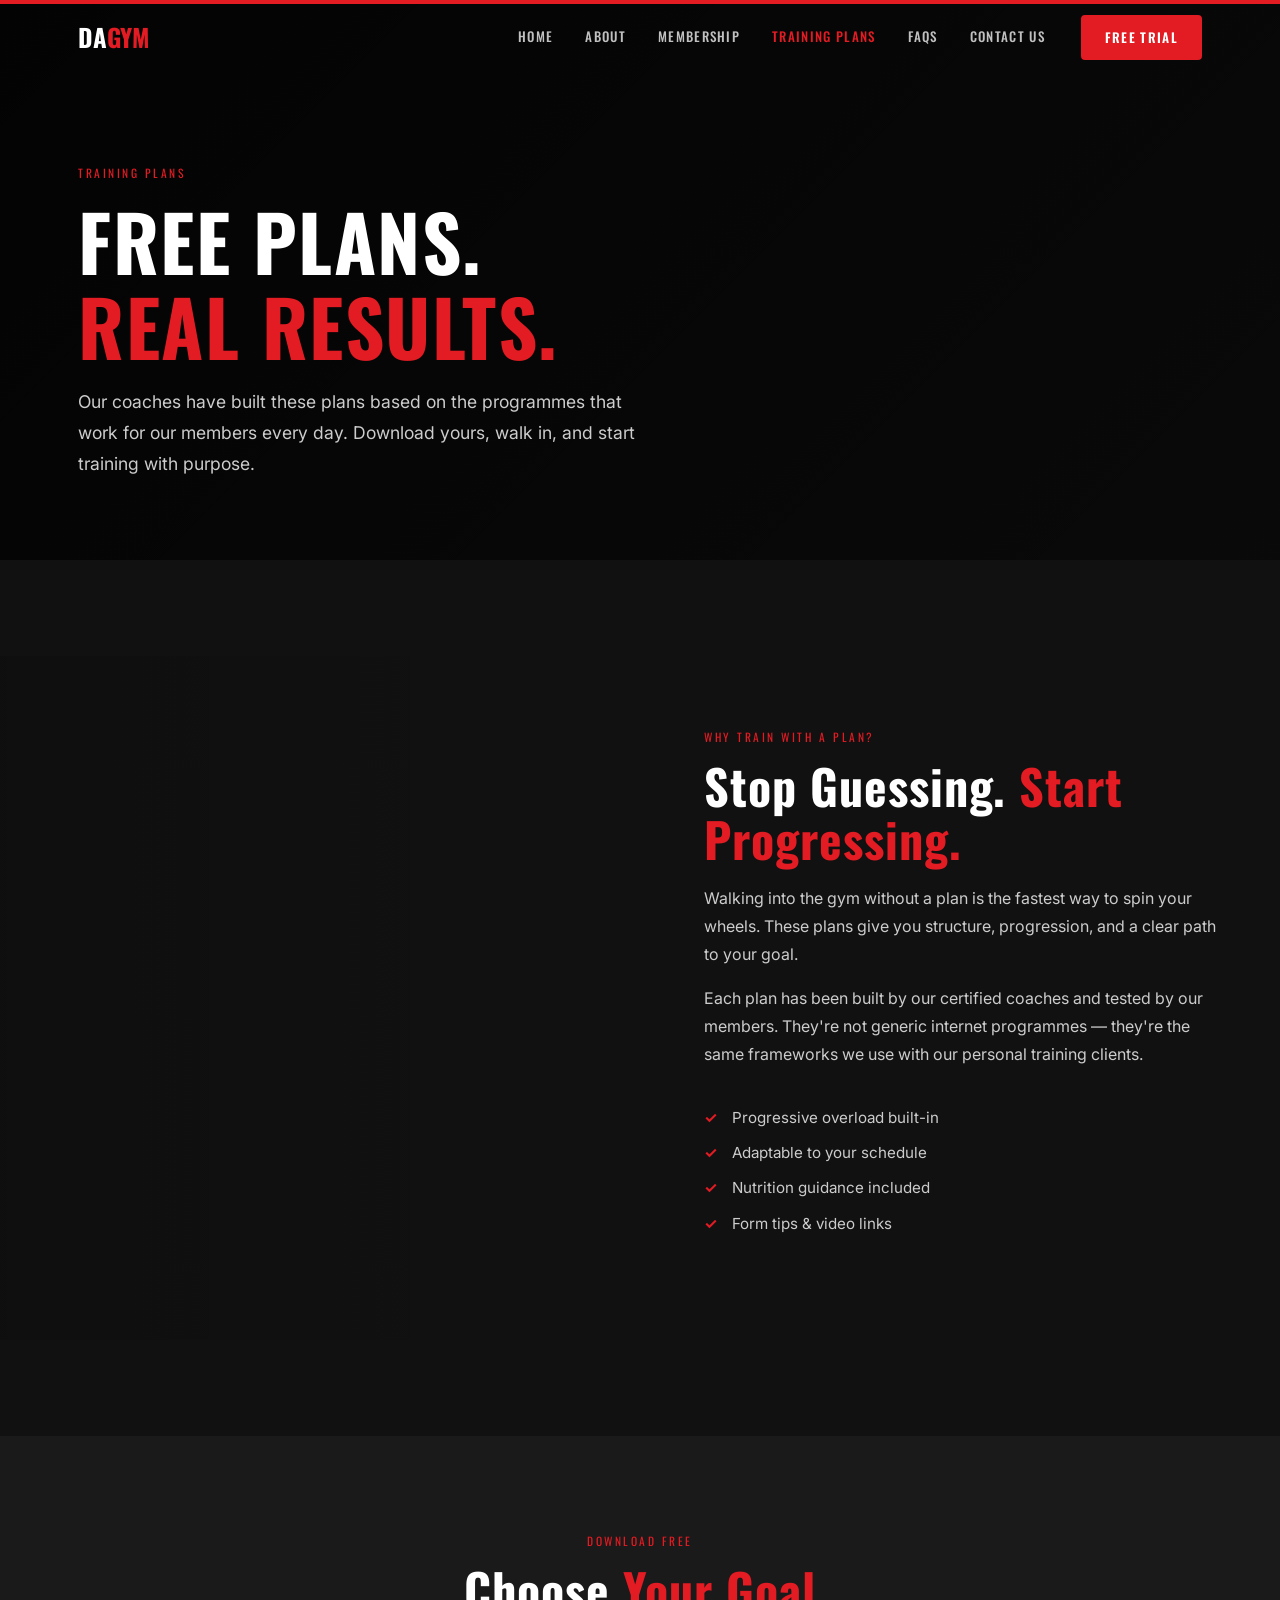
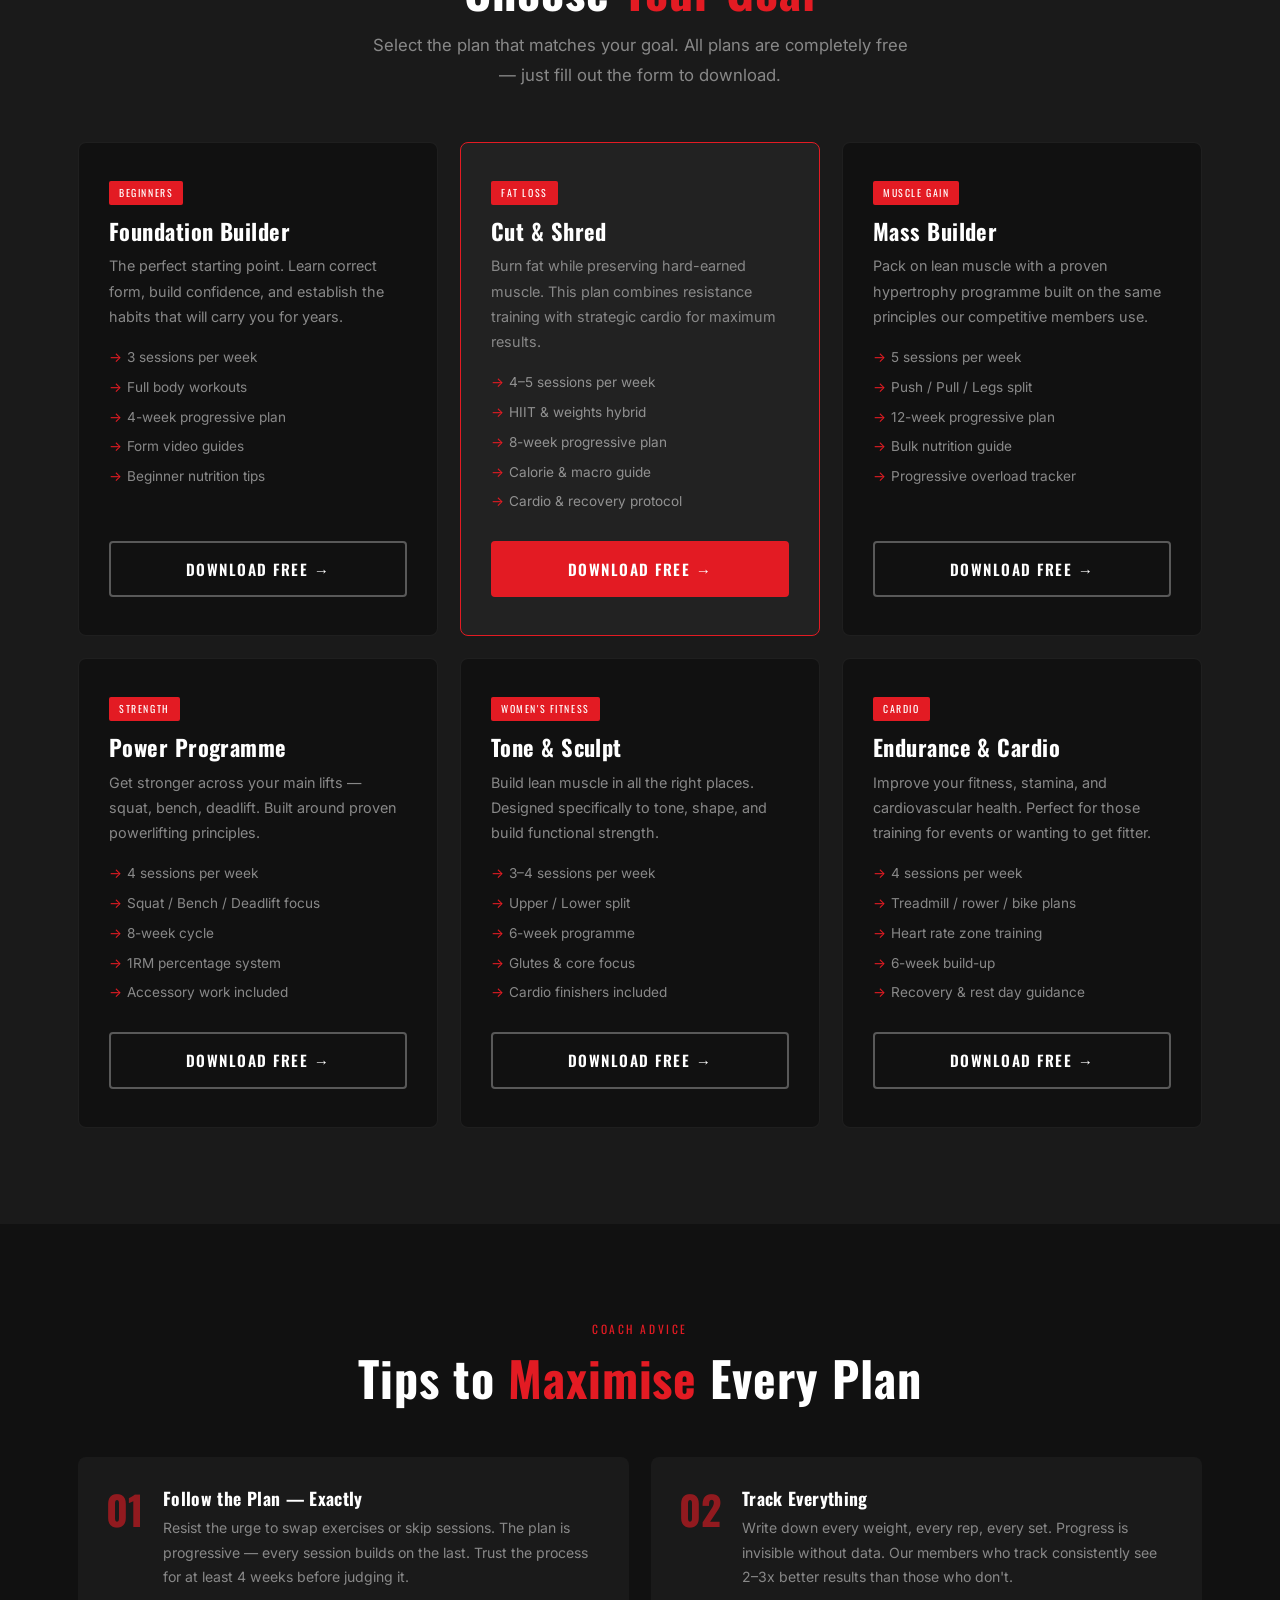
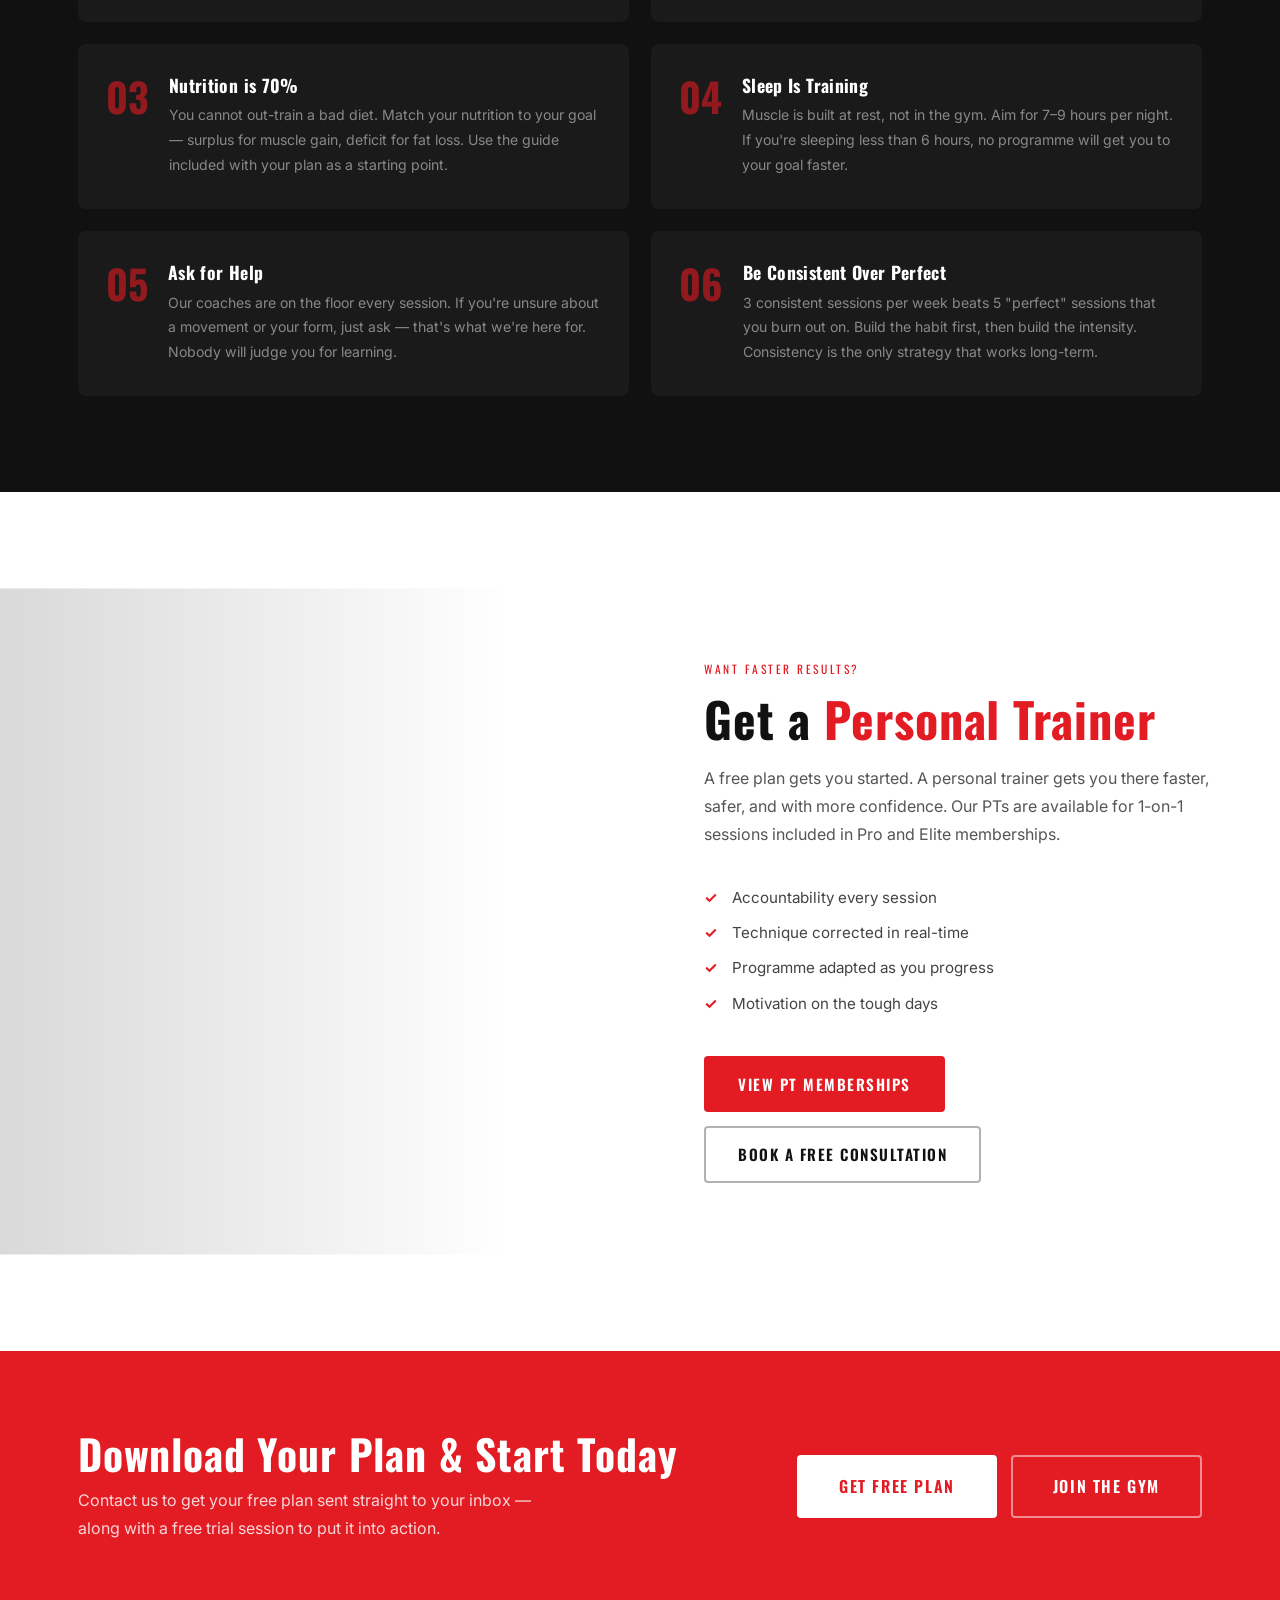
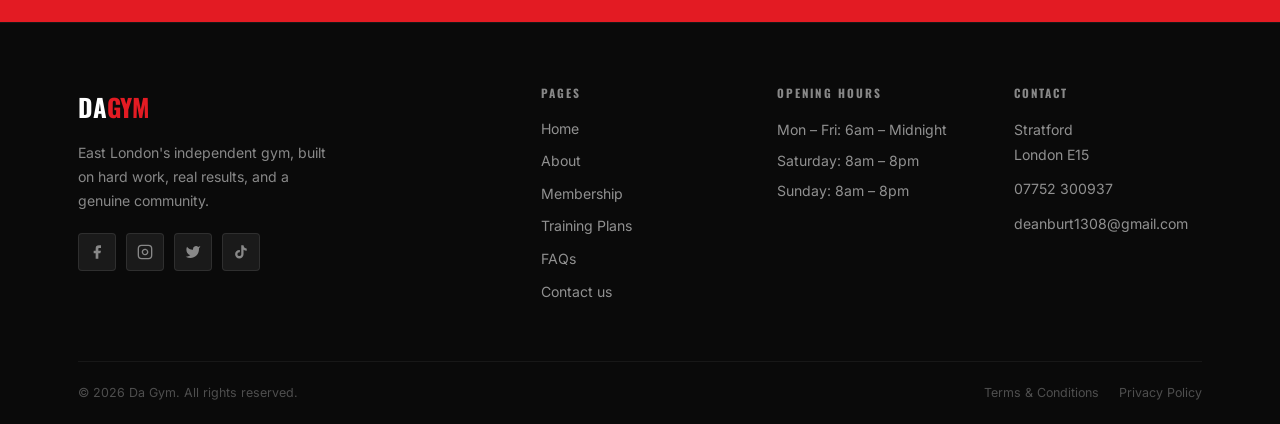
<file: training-plans.html>
<!DOCTYPE html>
<html lang="en">
<head>
  <meta charset="UTF-8" />
  <meta name="viewport" content="width=device-width, initial-scale=1.0" />
  <title>Free Training Plans | Da Gym Leytonstone</title>
  <meta name="description" content="Free training plans for beginners, fat loss and muscle gain from Da Gym. Download your plan and start training today in Leytonstone." />
  <link rel="preconnect" href="https://fonts.googleapis.com" />
  <link rel="preconnect" href="https://fonts.gstatic.com" crossorigin />
  <link href="https://fonts.googleapis.com/css2?family=Oswald:wght@400;500;600;700&family=Inter:wght@300;400;500;600&display=swap" rel="stylesheet" />
  <link rel="stylesheet" href="style.css" />
  <style>
    /* Diagonal slide-over for training page */
    .slide-over-section {
      position: relative;
      overflow: hidden;
    }
    .slide-over-inner {
      display: grid;
      grid-template-columns: 1fr 1fr;
      min-height: 520px;
      align-items: stretch;
    }
    .slide-img-panel {
      position: relative;
      overflow: hidden;
      clip-path: polygon(0 0, 100% 0, 88% 100%, 0 100%);
    }
    .slide-img-bg {
      position: absolute;
      inset: 0;
      background-size: cover;
      background-position: center;
      transform: scale(1.08);
      transition: transform 0.9s cubic-bezier(0.25, 0.46, 0.45, 0.94);
    }
    .slide-img-panel::after {
      content: '';
      position: absolute;
      inset: 0;
      background: linear-gradient(to right, rgba(0,0,0,0.15) 0%, transparent 80%);
      z-index: 1;
    }
    .slide-over-section.in-view .slide-img-bg { transform: scale(1); }
    .slide-text-panel {
      padding: 72px 56px 72px 64px;
      display: flex;
      flex-direction: column;
      justify-content: center;
    }
    .slide-text-panel h2 { color: var(--white); margin-bottom: 18px; }
    .slide-text-panel p  { color: var(--grey-light); margin-bottom: 16px; }
    @media (max-width: 900px) {
      .slide-over-inner { grid-template-columns: 1fr; }
      .slide-img-panel { clip-path: none !important; height: 280px; }
      .slide-text-panel { padding: 44px 24px; }
    }
    @media (max-width: 480px) {
      .slide-img-panel  { height: 220px; }
      .slide-text-panel { padding: 36px 16px; }
    }
  </style>
</head>
<body>

  <!-- NAV -->
  <nav id="navbar">
    <div class="nav-inner">
      <a href="index.html" class="logo"><span class="logo-muscle">DA</span><span class="logo-hut">GYM</span></a>
      <ul class="nav-links">
        <li><a href="index.html">Home</a></li>
        <li><a href="about.html">About</a></li>
        <li><a href="membership.html">Membership</a></li>
        <li><a href="training-plans.html" class="active">Training Plans</a></li>
        <li><a href="faqs.html">FAQs</a></li>
        <li><a href="contact.html">Contact us</a></li>
      </ul>
      <a href="contact.html" class="btn btn-red nav-cta">Free Trial</a>
      <button class="hamburger" aria-label="Menu"><span></span><span></span><span></span></button>
    </div>
    <div class="mobile-menu">
      <a href="index.html">Home</a><a href="about.html">About</a><a href="membership.html">Membership</a><a href="training-plans.html">Training Plans</a><a href="faqs.html">FAQs</a><a href="contact.html">Contact us</a>
      <a href="contact.html" class="btn btn-red">Book Free Trial</a>
    </div>
  </nav>

  <!-- PAGE HERO -->
  <div class="page-hero hero-training">
    <div class="container">
      <span class="page-hero-eyebrow">Training Plans</span>
      <h1>FREE Plans.<br /><span class="text-red">Real Results.</span></h1>
      <p>Our coaches have built these plans based on the programmes that work for our members every day. Download yours, walk in, and start training with purpose.</p>
    </div>
  </div>

  <!-- INTRO SLIDE-OVER -->
  <section class="slide-over-section" style="background:var(--dark);" id="intro">
    <div class="slide-over-inner">
      <div class="slide-img-panel">
        <div class="slide-img-bg" style="background-image:url('https://images.unsplash.com/photo-1517836357463-d25dfeac3438?w=900&q=80');"></div>
      </div>
      <div class="slide-text-panel">
        <span class="section-eyebrow">WHY TRAIN WITH A PLAN?</span>
        <h2>Stop Guessing. <span class="text-red">Start Progressing.</span></h2>
        <p>Walking into the gym without a plan is the fastest way to spin your wheels. These plans give you structure, progression, and a clear path to your goal.</p>
        <p>Each plan has been built by our certified coaches and tested by our members. They're not generic internet programmes — they're the same frameworks we use with our personal training clients.</p>
        <ul class="check-list" style="--check-color:var(--red);">
          <li style="color:var(--grey-light);">Progressive overload built-in</li>
          <li style="color:var(--grey-light);">Adaptable to your schedule</li>
          <li style="color:var(--grey-light);">Nutrition guidance included</li>
          <li style="color:var(--grey-light);">Form tips & video links</li>
        </ul>
      </div>
    </div>
  </section>

  <!-- TRAINING PLANS CARDS -->
  <section class="training-cards-section">
    <div class="container">
      <span class="section-eyebrow" style="display:block;text-align:center;">DOWNLOAD FREE</span>
      <h2 class="text-white text-center">Choose <span class="text-red">Your Goal</span></h2>
      <p class="section-sub text-center">Select the plan that matches your goal. All plans are completely free — just fill out the form to download.</p>
      <div class="training-grid">
        <div class="training-card fade-up">
          <div class="training-tag">BEGINNERS</div>
          <h3>Foundation Builder</h3>
          <p>The perfect starting point. Learn correct form, build confidence, and establish the habits that will carry you for years.</p>
          <ul>
            <li>3 sessions per week</li>
            <li>Full body workouts</li>
            <li>4-week progressive plan</li>
            <li>Form video guides</li>
            <li>Beginner nutrition tips</li>
          </ul>
          <a href="contact.html?plan=foundation" class="btn btn-outline-light">Download Free →</a>
        </div>
        <div class="training-card training-card-featured fade-up">
          <div class="training-tag">FAT LOSS</div>
          <h3>Cut &amp; Shred</h3>
          <p>Burn fat while preserving hard-earned muscle. This plan combines resistance training with strategic cardio for maximum results.</p>
          <ul>
            <li>4–5 sessions per week</li>
            <li>HIIT &amp; weights hybrid</li>
            <li>8-week progressive plan</li>
            <li>Calorie & macro guide</li>
            <li>Cardio &amp; recovery protocol</li>
          </ul>
          <a href="contact.html?plan=cut" class="btn btn-red">Download Free →</a>
        </div>
        <div class="training-card fade-up">
          <div class="training-tag">MUSCLE GAIN</div>
          <h3>Mass Builder</h3>
          <p>Pack on lean muscle with a proven hypertrophy programme built on the same principles our competitive members use.</p>
          <ul>
            <li>5 sessions per week</li>
            <li>Push / Pull / Legs split</li>
            <li>12-week progressive plan</li>
            <li>Bulk nutrition guide</li>
            <li>Progressive overload tracker</li>
          </ul>
          <a href="contact.html?plan=mass" class="btn btn-outline-light">Download Free →</a>
        </div>
        <div class="training-card fade-up">
          <div class="training-tag">STRENGTH</div>
          <h3>Power Programme</h3>
          <p>Get stronger across your main lifts — squat, bench, deadlift. Built around proven powerlifting principles.</p>
          <ul>
            <li>4 sessions per week</li>
            <li>Squat / Bench / Deadlift focus</li>
            <li>8-week cycle</li>
            <li>1RM percentage system</li>
            <li>Accessory work included</li>
          </ul>
          <a href="contact.html?plan=power" class="btn btn-outline-light">Download Free →</a>
        </div>
        <div class="training-card fade-up">
          <div class="training-tag">WOMEN'S FITNESS</div>
          <h3>Tone &amp; Sculpt</h3>
          <p>Build lean muscle in all the right places. Designed specifically to tone, shape, and build functional strength.</p>
          <ul>
            <li>3–4 sessions per week</li>
            <li>Upper / Lower split</li>
            <li>6-week programme</li>
            <li>Glutes &amp; core focus</li>
            <li>Cardio finishers included</li>
          </ul>
          <a href="contact.html?plan=sculpt" class="btn btn-outline-light">Download Free →</a>
        </div>
        <div class="training-card fade-up">
          <div class="training-tag">CARDIO</div>
          <h3>Endurance &amp; Cardio</h3>
          <p>Improve your fitness, stamina, and cardiovascular health. Perfect for those training for events or wanting to get fitter.</p>
          <ul>
            <li>4 sessions per week</li>
            <li>Treadmill / rower / bike plans</li>
            <li>Heart rate zone training</li>
            <li>6-week build-up</li>
            <li>Recovery &amp; rest day guidance</li>
          </ul>
          <a href="contact.html?plan=cardio" class="btn btn-outline-light">Download Free →</a>
        </div>
      </div>
    </div>
  </section>

  <!-- TIPS -->
  <section class="training-tips">
    <div class="container">
      <span class="section-eyebrow" style="display:block;text-align:center;">COACH ADVICE</span>
      <h2 class="text-white text-center">Tips to <span class="text-red">Maximise</span> Every Plan</h2>
      <div class="tips-grid" style="margin-top:52px;">
        <div class="tip-card fade-up">
          <div class="tip-num">01</div>
          <div>
            <h3>Follow the Plan — Exactly</h3>
            <p>Resist the urge to swap exercises or skip sessions. The plan is progressive — every session builds on the last. Trust the process for at least 4 weeks before judging it.</p>
          </div>
        </div>
        <div class="tip-card fade-up">
          <div class="tip-num">02</div>
          <div>
            <h3>Track Everything</h3>
            <p>Write down every weight, every rep, every set. Progress is invisible without data. Our members who track consistently see 2–3x better results than those who don't.</p>
          </div>
        </div>
        <div class="tip-card fade-up">
          <div class="tip-num">03</div>
          <div>
            <h3>Nutrition is 70%</h3>
            <p>You cannot out-train a bad diet. Match your nutrition to your goal — surplus for muscle gain, deficit for fat loss. Use the guide included with your plan as a starting point.</p>
          </div>
        </div>
        <div class="tip-card fade-up">
          <div class="tip-num">04</div>
          <div>
            <h3>Sleep Is Training</h3>
            <p>Muscle is built at rest, not in the gym. Aim for 7–9 hours per night. If you're sleeping less than 6 hours, no programme will get you to your goal faster.</p>
          </div>
        </div>
        <div class="tip-card fade-up">
          <div class="tip-num">05</div>
          <div>
            <h3>Ask for Help</h3>
            <p>Our coaches are on the floor every session. If you're unsure about a movement or your form, just ask — that's what we're here for. Nobody will judge you for learning.</p>
          </div>
        </div>
        <div class="tip-card fade-up">
          <div class="tip-num">06</div>
          <div>
            <h3>Be Consistent Over Perfect</h3>
            <p>3 consistent sessions per week beats 5 "perfect" sessions that you burn out on. Build the habit first, then build the intensity. Consistency is the only strategy that works long-term.</p>
          </div>
        </div>
      </div>
    </div>
  </section>

  <!-- PT UPSELL SLIDE-OVER -->
  <section class="slide-over-section" style="background:var(--white);" id="pt-upsell">
    <div class="slide-over-inner">
      <div class="slide-img-panel">
        <div class="slide-img-bg" style="background-image:url('https://images.unsplash.com/photo-1598971861-fb2a09a2a6b9?w=900&q=80');"></div>
      </div>
      <div class="slide-text-panel" style="background:var(--white);">
        <span class="section-eyebrow">WANT FASTER RESULTS?</span>
        <h2 style="color:var(--dark);">Get a <span class="text-red">Personal Trainer</span></h2>
        <p style="color:#555;">A free plan gets you started. A personal trainer gets you there faster, safer, and with more confidence. Our PTs are available for 1-on-1 sessions included in Pro and Elite memberships.</p>
        <ul class="check-list">
          <li style="color:#444;">Accountability every session</li>
          <li style="color:#444;">Technique corrected in real-time</li>
          <li style="color:#444;">Programme adapted as you progress</li>
          <li style="color:#444;">Motivation on the tough days</li>
        </ul>
        <div style="display:flex;gap:14px;margin-top:8px;flex-wrap:wrap;">
          <a href="membership.html" class="btn btn-red">View PT Memberships</a>
          <a href="contact.html" class="btn btn-outline-dark">Book a Free Consultation</a>
        </div>
      </div>
    </div>
  </section>

  <!-- CTA -->
  <section class="home-cta-banner">
    <div class="container">
      <div class="home-cta-inner">
        <div>
          <h2>Download Your Plan &amp; Start Today</h2>
          <p>Contact us to get your free plan sent straight to your inbox — along with a free trial session to put it into action.</p>
        </div>
        <div class="cta-actions">
          <a href="contact.html" class="btn btn-white btn-lg">Get Free Plan</a>
          <a href="membership.html" class="btn btn-outline-white btn-lg">Join the Gym</a>
        </div>
      </div>
    </div>
  </section>

  <!-- FOOTER -->
  <footer class="site-footer">
    <div class="container">
      <div class="footer-top">
        <div class="footer-brand">
          <a href="index.html" class="logo"><span class="logo-muscle">DA</span><span class="logo-hut">GYM</span></a>
          <p>East London's independent gym, built on hard work, real results, and a genuine community.</p>
          <div class="social-links" style="margin-top:20px;">
            <a href="#" target="_blank" rel="noopener" class="social-btn" aria-label="Facebook"><svg viewBox="0 0 24 24" fill="currentColor"><path d="M18 2h-3a5 5 0 0 0-5 5v3H7v4h3v8h4v-8h3l1-4h-4V7a1 1 0 0 1 1-1h3z"/></svg></a>
            <a href="#" target="_blank" rel="noopener" class="social-btn" aria-label="Instagram"><svg viewBox="0 0 24 24" fill="none" stroke="currentColor" stroke-width="2"><rect x="2" y="2" width="20" height="20" rx="5"/><path d="M16 11.37A4 4 0 1 1 12.63 8 4 4 0 0 1 16 11.37z"/><line x1="17.5" y1="6.5" x2="17.51" y2="6.5"/></svg></a>
            <a href="#" target="_blank" rel="noopener" class="social-btn" aria-label="X (Twitter)"><svg viewBox="0 0 24 24" fill="currentColor"><path d="M23 3a10.9 10.9 0 0 1-3.14 1.53 4.48 4.48 0 0 0-7.86 3v1A10.66 10.66 0 0 1 3 4s-4 9 5 13a11.64 11.64 0 0 1-7 2c9 5 20 0 20-11.5a4.5 4.5 0 0 0-.08-.83A7.72 7.72 0 0 0 23 3z"/></svg></a>
            <a href="#" target="_blank" rel="noopener" class="social-btn" aria-label="TikTok"><svg viewBox="0 0 24 24" fill="currentColor"><path d="M19.59 6.69a4.83 4.83 0 0 1-3.77-4.25V2h-3.45v13.67a2.89 2.89 0 0 1-2.88 2.5 2.89 2.89 0 0 1-2.89-2.89 2.89 2.89 0 0 1 2.89-2.89c.28 0 .54.04.79.1V9.01a6.33 6.33 0 0 0-.79-.05 6.34 6.34 0 0 0-6.34 6.34 6.34 6.34 0 0 0 6.34 6.34 6.34 6.34 0 0 0 6.33-6.34V8.69a8.18 8.18 0 0 0 4.78 1.52V6.73a4.85 4.85 0 0 1-1.01-.04z"/></svg></a>
          </div>
        </div>
        <div class="footer-col"><h4>Pages</h4><a href="index.html">Home</a><a href="about.html">About</a><a href="membership.html">Membership</a><a href="training-plans.html">Training Plans</a><a href="faqs.html">FAQs</a><a href="contact.html">Contact us</a></div>
        <div class="footer-col"><h4>Opening Hours</h4><p>Mon – Fri: 6am – Midnight</p><p>Saturday: 8am – 8pm</p><p>Sunday: 8am – 8pm</p></div>
        <div class="footer-col"><h4>Contact</h4><p>Stratford<br />London E15</p><p style="margin-top:10px;"><a href="tel:07752300937" style="color:rgba(255,255,255,0.55);">07752 300937</a></p><p><a href="mailto:deanburt1308@gmail.com" style="color:rgba(255,255,255,0.55);">deanburt1308@gmail.com</a></p></div>
      </div>
      <div class="footer-bottom">
        <p>© 2026 Da Gym. All rights reserved.</p>
        <div style="display:flex;gap:20px;"><a href="terms.html">Terms &amp; Conditions</a><a href="privacy.html">Privacy Policy</a></div>
      </div>
    </div>
  </footer>

  <div class="sticky-cta"><a href="contact.html" class="btn btn-red btn-full">Book Your FREE Trial</a></div>
  <script src="script.js"></script>
</body>
</html>
</file>
<file: style.css>
/* ============================================
   DA GYM — GLOBAL STYLES
   ============================================ */

:root {
  --red: #e31b23;
  --red-dark: #b51219;
  --black: #0a0a0a;
  --dark: #111111;
  --dark-2: #1a1a1a;
  --dark-3: #222222;
  --grey: #888888;
  --grey-light: #cccccc;
  --white: #ffffff;
  --font-heading: 'Oswald', sans-serif;
  --font-body: 'Inter', sans-serif;
  --radius: 4px;
  --radius-lg: 8px;
  --transition: 0.25s ease;
  --shadow: 0 4px 24px rgba(0,0,0,0.25);
  --shadow-lg: 0 8px 48px rgba(0,0,0,0.45);
}

*, *::before, *::after { box-sizing: border-box; margin: 0; padding: 0; }
html { scroll-behavior: smooth; overflow-x: hidden; }

body {
  background: var(--dark);
  color: var(--white);
  font-family: var(--font-body);
  font-size: 16px;
  line-height: 1.6;
  overflow-x: hidden;
}

img { display: block; max-width: 100%; }
a { color: inherit; text-decoration: none; }
ul { list-style: none; }

/* ---- TYPOGRAPHY ---- */
h1, h2, h3, h4 {
  font-family: var(--font-heading);
  font-weight: 700;
  line-height: 1.1;
  letter-spacing: 0.02em;
}
h1 { font-size: clamp(2.6rem, 6vw, 5rem); }
h2 { font-size: clamp(2rem, 4vw, 3rem); }
h3 { font-size: 1.4rem; }

p { color: var(--grey-light); line-height: 1.75; }

.text-red   { color: var(--red); }
.text-white { color: var(--white); }
.text-grey  { color: var(--grey); }
.text-dark  { color: var(--dark); }
.text-center { text-align: center; }

/* ---- LAYOUT ---- */
.container { max-width: 1180px; margin: 0 auto; padding: 0 28px; }

.page-hero {
  padding: 160px 0 80px;
  background: var(--dark);
  position: relative;
  overflow: hidden;
}
/* Red top accent bar */
.page-hero::before {
  content: '';
  position: absolute;
  top: 0; left: 0; right: 0;
  height: 4px;
  background: var(--red);
  z-index: 2;
}
/* Dark overlay on top of background image */
.page-hero::after {
  content: '';
  position: absolute;
  inset: 0;
  background: linear-gradient(
    135deg,
    rgba(0,0,0,0.82) 0%,
    rgba(0,0,0,0.60) 60%,
    rgba(0,0,0,0.45) 100%
  );
  z-index: 1;
}
/* Ensure text sits above the overlay */
.page-hero .container { position: relative; z-index: 2; }

/* Per-page hero background images — all Unsplash (free commercial licence, unsplash.com/license) */
.hero-about {
  background: url('https://images.unsplash.com/photo-1549060279-7e168fcee0c2?w=1600&q=80') center/cover no-repeat;
}
.hero-membership {
  background: url('https://images.unsplash.com/photo-1534438327276-14e5300c3a48?w=1600&q=80') center 30%/cover no-repeat;
}
.hero-training {
  background: url('https://images.unsplash.com/photo-1526506118085-60ce8714f8c5?w=1600&q=80') center/cover no-repeat;
}
.hero-faqs {
  background: url('https://images.unsplash.com/photo-1540497077202-7c8a3999166f?w=1600&q=80') center/cover no-repeat;
}
.hero-contact {
  background: url('https://images.unsplash.com/photo-1571019613454-1cb2f99b2d8b?w=1600&q=80') center/cover no-repeat;
}
.hero-legal {
  background: url('https://images.unsplash.com/photo-1517836357463-d25dfeac3438?w=1600&q=80') center/cover no-repeat;
}

.page-hero-eyebrow {
  display: inline-block;
  font-family: var(--font-heading);
  font-size: 0.72rem;
  letter-spacing: 0.22em;
  text-transform: uppercase;
  color: var(--red);
  margin-bottom: 16px;
}
.page-hero h1 { color: var(--white); text-transform: uppercase; margin-bottom: 20px; }
.page-hero p  { font-size: 1.1rem; color: var(--grey-light); max-width: 560px; }

section { padding: 96px 0; }

.section-eyebrow {
  display: inline-block;
  font-family: var(--font-heading);
  font-size: 0.72rem;
  letter-spacing: 0.22em;
  text-transform: uppercase;
  color: var(--red);
  margin-bottom: 14px;
}

.section-sub {
  font-size: 1.05rem;
  color: var(--grey);
  margin: 14px auto 52px;
  max-width: 540px;
}

/* ---- BUTTONS ---- */
.btn {
  display: inline-flex;
  align-items: center;
  justify-content: center;
  gap: 8px;
  padding: 14px 32px;
  border-radius: var(--radius);
  font-family: var(--font-heading);
  font-size: 0.95rem;
  font-weight: 600;
  letter-spacing: 0.1em;
  text-transform: uppercase;
  cursor: pointer;
  border: 2px solid transparent;
  transition: all var(--transition);
  white-space: nowrap;
}
.btn-red  { background: var(--red); color: var(--white); border-color: var(--red); }
.btn-red:hover { background: var(--red-dark); border-color: var(--red-dark); transform: translateY(-2px); box-shadow: 0 6px 24px rgba(227,27,35,0.4); }
.btn-outline { background: transparent; color: var(--white); border-color: rgba(255,255,255,0.35); }
.btn-outline:hover { border-color: var(--white); background: rgba(255,255,255,0.07); transform: translateY(-2px); }
.btn-outline-dark { background: transparent; color: var(--dark); border-color: rgba(0,0,0,0.3); }
.btn-outline-dark:hover { background: var(--dark); color: var(--white); border-color: var(--dark); }
.btn-outline-light { background: transparent; color: var(--white); border-color: rgba(255,255,255,0.3); }
.btn-outline-light:hover { border-color: var(--white); background: rgba(255,255,255,0.09); }
.btn-lg   { padding: 17px 40px; font-size: 1rem; }
.btn-full { width: 100%; }

/* ---- NAV ---- */
#navbar {
  position: fixed;
  top: 0; left: 0; right: 0;
  z-index: 1000;
  transition: background var(--transition), box-shadow var(--transition);
}
#navbar.scrolled {
  background: rgba(10,10,10,0.97);
  box-shadow: 0 2px 20px rgba(0,0,0,0.5);
  backdrop-filter: blur(14px);
}

.nav-inner {
  max-width: 1180px;
  margin: 0 auto;
  padding: 0 28px;
  display: flex;
  align-items: center;
  height: 74px;
  gap: 0;
}

.logo {
  font-family: var(--font-heading);
  font-size: 1.55rem;
  font-weight: 700;
  letter-spacing: -0.01em;
  flex-shrink: 0;
  margin-right: auto;
}
.logo-muscle { color: var(--white); }
.logo-hut    { color: var(--red); }

.nav-links {
  display: flex;
  gap: 8px;
  margin-right: 24px;
}
.nav-links a {
  font-family: var(--font-heading);
  font-size: 0.82rem;
  font-weight: 500;
  letter-spacing: 0.1em;
  text-transform: uppercase;
  color: rgba(255,255,255,0.75);
  padding: 8px 12px;
  border-radius: var(--radius);
  transition: color var(--transition), background var(--transition);
}
.nav-links a:hover,
.nav-links a.active { color: var(--white); }
.nav-links a.active { color: var(--red); }

.nav-cta { padding: 10px 22px; font-size: 0.82rem; flex-shrink: 0; }

.hamburger {
  display: none;
  flex-direction: column;
  gap: 5px;
  background: none;
  border: none;
  cursor: pointer;
  padding: 6px;
}
.hamburger span {
  display: block;
  width: 24px;
  height: 2px;
  background: var(--white);
  border-radius: 2px;
  transition: all var(--transition);
}

.mobile-menu {
  display: none;
  flex-direction: column;
  padding: 12px 28px 24px;
  background: rgba(10,10,10,0.98);
  border-top: 1px solid rgba(255,255,255,0.07);
  gap: 2px;
}
.mobile-menu a {
  font-family: var(--font-heading);
  font-size: 1rem;
  letter-spacing: 0.08em;
  text-transform: uppercase;
  padding: 13px 0;
  color: rgba(255,255,255,0.8);
  border-bottom: 1px solid rgba(255,255,255,0.05);
  transition: color var(--transition);
}
.mobile-menu a:last-child { border: none; margin-top: 8px; }
.mobile-menu a:hover { color: var(--red); }
.mobile-menu.open { display: flex; }

/* ---- FOOTER ---- */
.site-footer {
  background: var(--black);
  border-top: 1px solid rgba(255,255,255,0.06);
}
.footer-top {
  padding: 64px 0 48px;
  display: grid;
  grid-template-columns: 2.2fr 1fr 1fr 1fr;
  gap: 48px;
  border-bottom: 1px solid rgba(255,255,255,0.06);
}
.footer-brand p {
  margin-top: 14px;
  font-size: 0.88rem;
  color: var(--grey);
  line-height: 1.7;
  max-width: 260px;
}
.footer-col h4 {
  font-family: var(--font-heading);
  font-size: 0.72rem;
  letter-spacing: 0.18em;
  text-transform: uppercase;
  color: var(--grey);
  margin-bottom: 18px;
}
.footer-col a {
  display: block;
  font-size: 0.88rem;
  color: rgba(255,255,255,0.55);
  margin-bottom: 10px;
  transition: color var(--transition);
}
.footer-col a:hover { color: var(--red); }
.footer-col p {
  font-size: 0.88rem;
  color: rgba(255,255,255,0.55);
  margin-bottom: 6px;
}

.footer-bottom {
  padding: 20px 0;
  display: flex;
  align-items: center;
  justify-content: space-between;
  flex-wrap: wrap;
  gap: 12px;
}
.footer-bottom p { font-size: 0.78rem; color: rgba(255,255,255,0.28); margin: 0; }
.footer-bottom a { color: rgba(255,255,255,0.28); font-size: 0.78rem; transition: color var(--transition); }
.footer-bottom a:hover { color: var(--red); }

.social-links { display: flex; gap: 10px; }
.social-btn {
  width: 38px; height: 38px;
  background: var(--dark-2);
  border: 1px solid rgba(255,255,255,0.09);
  border-radius: var(--radius);
  display: flex;
  align-items: center;
  justify-content: center;
  color: var(--grey);
  transition: all var(--transition);
}
.social-btn svg { width: 16px; height: 16px; }
.social-btn:hover { background: var(--red); border-color: var(--red); color: var(--white); }

/* ---- TRUST BAR ---- */
.trust-bar { background: var(--red); padding: 14px 0; }
.trust-items {
  display: flex;
  align-items: center;
  justify-content: center;
  gap: 40px;
  flex-wrap: wrap;
}
.trust-item {
  display: flex;
  align-items: center;
  gap: 8px;
  font-family: var(--font-heading);
  font-size: 0.82rem;
  font-weight: 500;
  letter-spacing: 0.07em;
  text-transform: uppercase;
  color: var(--white);
}
.trust-item svg { flex-shrink: 0; }

/* ---- CHECK LIST ---- */
.check-list { display: flex; flex-direction: column; gap: 11px; margin: 22px 0 32px; }
.check-list li {
  font-size: 0.95rem;
  padding-left: 28px;
  position: relative;
}
.check-list li::before {
  content: '✓';
  position: absolute;
  left: 0;
  color: var(--red);
  font-weight: 700;
}

/* ---- FORMS ---- */
.form-group { display: flex; flex-direction: column; gap: 7px; }
.form-group label {
  font-family: var(--font-heading);
  font-size: 0.72rem;
  letter-spacing: 0.14em;
  text-transform: uppercase;
  color: var(--grey);
}
.form-row { display: grid; grid-template-columns: 1fr 1fr; gap: 14px; }

input, select, textarea {
  width: 100%;
  padding: 14px 16px;
  background: rgba(255,255,255,0.05);
  border: 1px solid rgba(255,255,255,0.11);
  border-radius: var(--radius);
  color: var(--white);
  font-family: var(--font-body);
  font-size: 0.95rem;
  outline: none;
  transition: border-color var(--transition);
}
input::placeholder,
textarea::placeholder { color: rgba(255,255,255,0.28); }
input:focus,
select:focus,
textarea:focus { border-color: var(--red); }

select {
  appearance: none;
  background-image: url("data:image/svg+xml,%3Csvg xmlns='http://www.w3.org/2000/svg' width='12' height='12' viewBox='0 0 24 24' fill='none' stroke='%23888' stroke-width='2'%3E%3Cpolyline points='6 9 12 15 18 9'%3E%3C/polyline%3E%3C/svg%3E");
  background-repeat: no-repeat;
  background-position: right 16px center;
  cursor: pointer;
}
select option { background: var(--dark-2); color: var(--white); }
textarea { resize: vertical; min-height: 130px; }

/* ---- ANIMATIONS ---- */
.fade-up {
  opacity: 0;
  transform: translateY(28px);
  transition: opacity 0.55s ease, transform 0.55s ease;
}
.fade-up.visible { opacity: 1; transform: translateY(0); }

/* ---- STICKY CTA ---- */
.sticky-cta {
  display: none;
  position: fixed;
  bottom: 0; left: 0; right: 0;
  z-index: 900;
  padding: 12px 16px;
  padding-bottom: calc(12px + env(safe-area-inset-bottom));
  background: rgba(10,10,10,0.97);
  border-top: 1px solid rgba(255,255,255,0.09);
  box-shadow: 0 -4px 20px rgba(0,0,0,0.4);
  opacity: 0;
  transform: translateY(100%);
  transition: opacity 0.35s ease, transform 0.35s ease;
  pointer-events: none;
}
.sticky-cta--visible {
  opacity: 1;
  transform: translateY(0);
  pointer-events: auto;
}

/* ============================================
   HOME PAGE
   ============================================ */

/* Hero */
#home-hero {
  position: relative;
  min-height: 100vh;
  min-height: 100dvh;
  display: flex;
  align-items: center;
  overflow: hidden;
  width: 100%;
}
.home-hero-bg {
  position: absolute;
  inset: 0;
  background:
    url('https://images.unsplash.com/photo-1534438327276-14e5300c3a48?w=1600&q=80')
    center/cover no-repeat;
}
.home-hero-overlay {
  position: absolute;
  inset: 0;
  background: linear-gradient(
    to right,
    rgba(10,10,10,0.94) 0%,
    rgba(10,10,10,0.72) 55%,
    rgba(10,10,10,0.38) 100%
  );
}
.home-hero-content {
  position: relative;
  z-index: 2;
  padding: 140px 28px 100px;
  max-width: 680px;
  width: 100%;
  margin-left: auto;
  margin-right: auto;
}
@media (min-width: 1180px) {
  .home-hero-content {
    margin-left: calc((100vw - 1180px) / 2 + 28px);
    margin-right: 0;
  }
}
.hero-badge {
  display: inline-block;
  background: var(--red);
  color: var(--white);
  font-family: var(--font-heading);
  font-size: 0.68rem;
  font-weight: 600;
  letter-spacing: 0.22em;
  text-transform: uppercase;
  padding: 6px 14px;
  margin-bottom: 22px;
  border-radius: 2px;
}
#home-hero h1 {
  color: var(--white);
  text-transform: uppercase;
  margin-bottom: 22px;
  text-shadow: 0 2px 24px rgba(0,0,0,0.4);
}
.hero-sub {
  font-size: 1.12rem;
  color: rgba(255,255,255,0.72);
  margin-bottom: 38px;
  line-height: 1.75;
}
.hero-actions { display: flex; gap: 14px; flex-wrap: wrap; margin-bottom: 60px; }

.hero-stats { display: flex; align-items: center; gap: 32px; flex-wrap: wrap; }
.stat { display: flex; flex-direction: column; }
.stat-num {
  font-family: var(--font-heading);
  font-size: 2.2rem;
  font-weight: 700;
  color: var(--white);
  line-height: 1;
}
.stat-label {
  font-size: 0.72rem;
  color: rgba(255,255,255,0.45);
  letter-spacing: 0.1em;
  text-transform: uppercase;
  margin-top: 5px;
}
.stat-divider { width: 1px; height: 44px; background: rgba(255,255,255,0.14); }

.scroll-hint {
  position: absolute;
  bottom: 36px;
  left: 50%;
  transform: translateX(-50%);
  display: flex;
  flex-direction: column;
  align-items: center;
  gap: 8px;
  color: rgba(255,255,255,0.35);
  font-size: 0.62rem;
  letter-spacing: 0.18em;
  text-transform: uppercase;
  font-family: var(--font-heading);
}
.scroll-line {
  width: 1px;
  height: 42px;
  background: linear-gradient(to bottom, rgba(255,255,255,0.38), transparent);
  animation: scrollPulse 2s ease infinite;
}
@keyframes scrollPulse {
  0%,100% { opacity:0.4; transform:scaleY(1); }
  50%      { opacity:1;   transform:scaleY(0.55); }
}

/* Home About Preview */
.home-about { background: var(--white); }
.home-about-inner {
  display: grid;
  grid-template-columns: 1fr 1fr;
  gap: 80px;
  align-items: center;
}
.about-img-wrap { position: relative; }
.about-img-box {
  aspect-ratio: 4/5;
  background:
    url('https://images.unsplash.com/photo-1571019614242-c5c5dee9f50b?w=800&q=80')
    center/cover no-repeat;
  border-radius: var(--radius-lg);
  overflow: hidden;
  position: relative;
}
.about-img-box::after {
  content: '';
  position: absolute;
  inset: 0;
  background: linear-gradient(to top, rgba(0,0,0,0.45) 0%, transparent 50%);
}
.about-accent {
  position: absolute;
  bottom: -20px;
  right: -20px;
  background: var(--red);
  color: var(--white);
  padding: 20px 24px;
  border-radius: var(--radius-lg);
  box-shadow: var(--shadow);
  text-align: center;
  z-index: 2;
}
.accent-num  { display: block; font-family: var(--font-heading); font-size: 2rem; font-weight: 700; line-height: 1; }
.accent-text { display: block; font-size: 0.75rem; margin-top: 4px; opacity: 0.92; }

.home-about h2 { color: var(--dark); margin-bottom: 18px; }
.home-about .check-list li { color: #444; }

/* Home Features */
.home-features { background: var(--dark); }
.home-features h2 { color: var(--white); text-align: center; margin-bottom: 56px; }
.features-grid {
  display: grid;
  grid-template-columns: repeat(3, 1fr);
  gap: 2px;
  background: rgba(255,255,255,0.05);
  border-radius: var(--radius-lg);
  overflow: hidden;
}
.feature-card {
  background: var(--dark-2);
  padding: 38px 30px;
  transition: background var(--transition);
}
.feature-card:hover { background: var(--dark-3); }
.feature-icon { width: 44px; height: 44px; margin-bottom: 18px; color: var(--red); }
.feature-icon svg { width: 100%; height: 100%; }
.feature-card h3 { color: var(--white); margin-bottom: 10px; font-size: 1.15rem; }
.feature-card p  { font-size: 0.88rem; color: var(--grey); line-height: 1.65; }

/* Home Membership Preview */
.home-membership { background: #080808; }
.home-membership h2 { color: var(--white); text-align: center; margin-bottom: 10px; }
.home-membership .section-sub { color: rgba(255,255,255,0.48); }
.home-membership .plans-note { color: rgba(255,255,255,0.38); }
.home-membership .plans-note a { color: rgba(255,255,255,0.65); }
.plans-preview {
  display: grid;
  grid-template-columns: repeat(3, 1fr);
  gap: 22px;
  margin-top: 44px;
}
.plan-card {
  background: #141414;
  border-radius: 12px;
  padding: 36px 28px;
  border: 1px solid rgba(255,255,255,0.07);
  position: relative;
  overflow: hidden;
  transition: transform 0.3s ease, box-shadow 0.3s ease, border-color 0.3s ease;
}
.plan-card::before {
  content: '';
  position: absolute;
  top: 0; left: 0; right: 0;
  height: 3px;
  border-radius: 12px 12px 0 0;
  background: rgba(255,255,255,0.12);
}
.plan-card:hover {
  transform: translateY(-6px);
  border-color: rgba(255,255,255,0.14);
  box-shadow: 0 20px 56px rgba(0,0,0,0.5);
}
.plan-featured {
  background: linear-gradient(145deg, #1f0809 0%, #141414 55%);
  border-color: rgba(227,27,35,0.28);
  transform: scale(1.04);
}
.plan-featured::before { background: var(--red); }
.plan-featured:hover {
  transform: scale(1.04) translateY(-6px);
  box-shadow: 0 20px 56px rgba(227,27,35,0.18), 0 0 0 1px var(--red);
}
.plan-badge {
  position: absolute;
  top: 14px; right: 14px;
  background: var(--red);
  color: var(--white);
  font-family: var(--font-heading);
  font-size: 0.6rem;
  font-weight: 700;
  letter-spacing: 0.18em;
  padding: 4px 10px;
  border-radius: 4px;
  white-space: nowrap;
}
.plan-name {
  display: block;
  font-family: var(--font-heading);
  font-size: 0.65rem;
  letter-spacing: 0.22em;
  color: rgba(255,255,255,0.38);
  margin-bottom: 8px;
  text-transform: uppercase;
}
.plan-featured .plan-name { color: rgba(255,255,255,0.5); }
.plan-price { display: flex; align-items: baseline; gap: 4px; margin-bottom: 20px; }
.price-num {
  font-family: var(--font-heading);
  font-size: 3rem;
  font-weight: 700;
  color: var(--white);
  line-height: 1;
  letter-spacing: -0.02em;
}
.plan-featured .price-num { color: var(--white); }
.price-period { color: rgba(255,255,255,0.38); font-size: 0.88rem; }

.plan-features {
  display: flex;
  flex-direction: column;
  gap: 10px;
  margin-bottom: 28px;
  padding-top: 16px;
  border-top: 1px solid rgba(255,255,255,0.07);
}
.plan-features li {
  font-size: 0.85rem;
  color: rgba(255,255,255,0.55);
  padding-left: 20px;
  position: relative;
}
.plan-features li::before { content: '✓'; position: absolute; left: 0; color: var(--red); font-weight: 700; }
.plan-features li.disabled { color: rgba(255,255,255,0.2); }
.plan-features li.disabled::before { content: '–'; color: rgba(255,255,255,0.2); }
.plan-featured .plan-features li { color: rgba(255,255,255,0.7); }
.plan-featured .plan-features li.disabled { color: rgba(255,255,255,0.18); }
.plan-featured .plan-features li.disabled::before { color: rgba(255,255,255,0.18); }

.plans-note { text-align: center; margin-top: 36px; font-size: 0.88rem; }
.plans-note a { text-decoration: underline; }

/* Home Training Plans Preview */
.home-training { background: var(--dark); }
.home-training h2 { color: var(--white); text-align: center; margin-bottom: 10px; }
.home-training .section-sub { text-align: center; }
.training-preview,
.training-preview-grid {
  display: grid;
  grid-template-columns: repeat(3, 1fr);
  gap: 22px;
  margin-top: 44px;
}

/* Home Testimonials */
.home-testimonials { background: var(--white); }
.home-testimonials h2 { color: var(--dark); text-align: center; margin-bottom: 52px; }
.testimonials-slider-wrap { position: relative; }
.testimonials-grid {
  display: grid;
  grid-template-columns: repeat(3, 1fr);
  gap: 22px;
}

/* Dots — hidden on desktop */
.testimonials-dots {
  display: none;
  justify-content: center;
  gap: 8px;
  margin-top: 24px;
}
.t-dot {
  width: 8px; height: 8px;
  border-radius: 50%;
  background: #ddd;
  border: none;
  cursor: pointer;
  padding: 0;
  transition: background 0.25s, transform 0.25s;
}
.t-dot.active {
  background: var(--red);
  transform: scale(1.3);
}
.testimonial-card {
  background: #f7f7f7;
  border-radius: var(--radius-lg);
  padding: 32px 28px;
  border-left: 4px solid var(--red);
}
.stars { color: #f5a623; font-size: 0.95rem; letter-spacing: 2px; margin-bottom: 14px; }
.testimonial-card p { color: #333; font-size: 0.93rem; font-style: italic; line-height: 1.8; margin-bottom: 22px; }
.testimonial-author { display: flex; align-items: center; gap: 12px; }
.author-avatar {
  width: 42px; height: 42px;
  background: var(--red);
  border-radius: 50%;
  display: flex;
  align-items: center;
  justify-content: center;
  font-family: var(--font-heading);
  font-size: 0.8rem;
  font-weight: 700;
  color: var(--white);
  flex-shrink: 0;
}
.testimonial-author strong { display: block; color: var(--dark); font-family: var(--font-heading); font-size: 0.92rem; }
.testimonial-author span  { font-size: 0.75rem; color: var(--grey); }

/* Home CTA Banner */
.home-cta-banner {
  background: var(--red);
  padding: 80px 0;
}
.home-cta-inner {
  display: flex;
  align-items: center;
  justify-content: space-between;
  gap: 40px;
  flex-wrap: wrap;
}
.home-cta-banner h2 { color: var(--white); font-size: clamp(1.8rem, 3.5vw, 2.6rem); }
.home-cta-banner p  { color: rgba(255,255,255,0.82); margin-top: 10px; max-width: 480px; }
.cta-actions { display: flex; gap: 14px; flex-wrap: wrap; flex-shrink: 0; }
.btn-white { background: var(--white); color: var(--red); border-color: var(--white); }
.btn-white:hover { background: #f0f0f0; transform: translateY(-2px); }
.btn-outline-white { background: transparent; color: var(--white); border-color: rgba(255,255,255,0.5); }
.btn-outline-white:hover { background: rgba(255,255,255,0.12); border-color: var(--white); }

/* ============================================
   ABOUT PAGE
   ============================================ */

.about-story { background: var(--white); }
.about-story-inner {
  display: grid;
  grid-template-columns: 1fr 1fr;
  gap: 80px;
  align-items: center;
}
.about-story h2 { color: var(--dark); margin-bottom: 20px; }
.about-story p  { color: #555; margin-bottom: 16px; }

.about-img-tall {
  aspect-ratio: 3/4;
  background:
    url('https://images.unsplash.com/photo-1581009146145-b5ef050c2e1e?w=800&q=80')
    center/cover no-repeat;
  border-radius: var(--radius-lg);
  overflow: hidden;
}

.values-section { background: var(--dark); }
.values-section h2 { color: var(--white); text-align: center; margin-bottom: 56px; }
.values-grid {
  display: grid;
  grid-template-columns: repeat(4, 1fr);
  gap: 22px;
}
.value-card {
  background: var(--dark-2);
  border-radius: var(--radius-lg);
  padding: 36px 26px;
  border-bottom: 3px solid var(--red);
  text-align: center;
}
.value-icon { font-size: 2.2rem; margin-bottom: 16px; }
.value-card h3 { color: var(--white); font-size: 1.1rem; margin-bottom: 10px; }
.value-card p  { font-size: 0.88rem; color: var(--grey); }

.team-section { background: var(--white); }
.team-section h2 { color: var(--dark); text-align: center; margin-bottom: 56px; }
.team-grid {
  display: grid;
  grid-template-columns: repeat(3, 1fr);
  gap: 28px;
}
.team-card { text-align: center; }
.team-photo {
  width: 100%;
  aspect-ratio: 1/1;
  border-radius: var(--radius-lg);
  background: var(--dark-2);
  margin-bottom: 20px;
  overflow: hidden;
  position: relative;
}
.team-photo-inner {
  width: 100%;
  height: 100%;
  display: flex;
  align-items: center;
  justify-content: center;
  font-family: var(--font-heading);
  font-size: 3rem;
  color: rgba(255,255,255,0.15);
  background: linear-gradient(135deg, var(--dark-2), var(--dark-3));
}
.team-card h3 { color: var(--dark); margin-bottom: 4px; font-size: 1.2rem; }
.team-card .role { color: var(--red); font-family: var(--font-heading); font-size: 0.78rem; letter-spacing: 0.12em; text-transform: uppercase; margin-bottom: 10px; display: block; }
.team-card p { font-size: 0.88rem; color: #666; }

/* ============================================
   MEMBERSHIP PAGE
   ============================================ */

.membership-plans { background: #f4f4f4; }
.membership-plans h2 { color: var(--dark); text-align: center; margin-bottom: 10px; }
.membership-plans .section-sub { color: #666; text-align: center; }

.membership-perks { background: var(--dark); }
.membership-perks h2 { color: var(--white); text-align: center; margin-bottom: 56px; }
.perks-grid {
  display: grid;
  grid-template-columns: repeat(4, 1fr);
  gap: 22px;
}
.perk-card {
  background: var(--dark-2);
  border-radius: var(--radius-lg);
  padding: 32px 24px;
  text-align: center;
  border-top: 3px solid transparent;
  transition: border-color var(--transition), transform var(--transition);
}
.perk-card:hover { border-color: var(--red); transform: translateY(-4px); }
.perk-icon { font-size: 2rem; margin-bottom: 14px; }
.perk-card h3 { color: var(--white); font-size: 1.05rem; margin-bottom: 8px; }
.perk-card p  { font-size: 0.85rem; color: var(--grey); }

.membership-compare { background: var(--white); overflow-x: auto; }
.membership-compare h2 { color: var(--dark); text-align: center; margin-bottom: 40px; }
.compare-table { width: 100%; border-collapse: collapse; min-width: 600px; }
.compare-table th {
  padding: 16px 20px;
  font-family: var(--font-heading);
  font-size: 0.82rem;
  letter-spacing: 0.1em;
  text-transform: uppercase;
  text-align: left;
  color: var(--dark);
  border-bottom: 2px solid #e0e0e0;
}
.compare-table th:first-child { color: var(--grey); }
.compare-table th.th-featured { background: var(--red); color: var(--white); border-radius: var(--radius) var(--radius) 0 0; }
.compare-table td {
  padding: 14px 20px;
  font-size: 0.9rem;
  color: #444;
  border-bottom: 1px solid #f0f0f0;
}
.compare-table td.td-featured { background: rgba(227,27,35,0.04); }
.compare-table tr:last-child td { border-bottom: none; }
.check-yes { color: var(--red); font-weight: 700; }
.check-no  { color: #ccc; }

.membership-cta { background: var(--dark-2); padding: 80px 0; text-align: center; }
.membership-cta h2 { color: var(--white); margin-bottom: 16px; }
.membership-cta p  { margin-bottom: 36px; font-size: 1.05rem; }
.membership-cta .cta-actions { justify-content: center; }

/* ============================================
   TRAINING PLANS PAGE
   ============================================ */

.training-intro { background: var(--dark); }
.training-intro-inner {
  display: grid;
  grid-template-columns: 1fr 1fr;
  gap: 80px;
  align-items: center;
}
.training-intro h2 { color: var(--white); margin-bottom: 18px; }
.training-intro p  { margin-bottom: 14px; }
.training-img {
  aspect-ratio: 4/3;
  background:
    url('https://images.unsplash.com/photo-1517836357463-d25dfeac3438?w=800&q=80')
    center/cover no-repeat;
  border-radius: var(--radius-lg);
}

.training-cards-section { background: var(--dark-2); }
.training-cards-section h2 { color: var(--white); text-align: center; margin-bottom: 10px; }
.training-cards-section .section-sub { text-align: center; }
.training-grid {
  display: grid;
  grid-template-columns: repeat(3, 1fr);
  gap: 22px;
  margin-top: 44px;
}
.training-card {
  background: var(--dark);
  border-radius: var(--radius-lg);
  padding: 38px 30px;
  border: 1px solid rgba(255,255,255,0.06);
  transition: border-color var(--transition), transform var(--transition);
  display: flex;
  flex-direction: column;
}
.training-card:hover { border-color: rgba(227,27,35,0.35); transform: translateY(-4px); }
.training-card-featured { border-color: var(--red); background: var(--dark-3); }
.training-tag {
  display: inline-block;
  background: var(--red);
  color: var(--white);
  font-family: var(--font-heading);
  font-size: 0.62rem;
  letter-spacing: 0.16em;
  padding: 4px 10px;
  margin-bottom: 14px;
  border-radius: 2px;
  align-self: flex-start;
}
.training-card h3 { color: var(--white); margin-bottom: 10px; }
.training-card > p { font-size: 0.9rem; color: var(--grey); margin-bottom: 18px; }
.training-card ul { display: flex; flex-direction: column; gap: 8px; margin-bottom: 28px; flex: 1; }
.training-card ul li {
  font-size: 0.85rem;
  color: rgba(255,255,255,0.5);
  padding-left: 18px;
  position: relative;
}
.training-card ul li::before { content: '→'; position: absolute; left: 0; color: var(--red); }

.training-tips { background: var(--dark); }
.training-tips h2 { color: var(--white); text-align: center; margin-bottom: 52px; }
.tips-grid {
  display: grid;
  grid-template-columns: repeat(2, 1fr);
  gap: 22px;
}
.tip-card {
  background: var(--dark-2);
  border-radius: var(--radius-lg);
  padding: 32px 28px;
  display: flex;
  gap: 20px;
}
.tip-num {
  font-family: var(--font-heading);
  font-size: 2.5rem;
  font-weight: 700;
  color: var(--red);
  line-height: 1;
  flex-shrink: 0;
  opacity: 0.6;
}
.tip-card h3 { color: var(--white); margin-bottom: 8px; font-size: 1.1rem; }
.tip-card p  { font-size: 0.88rem; color: var(--grey); }

/* ============================================
   FAQs PAGE
   ============================================ */

.faq-section { background: var(--dark); }
.faq-section h2 { color: var(--white); text-align: center; margin-bottom: 10px; }
.faq-section .section-sub { text-align: center; }
.faq-categories {
  display: flex;
  gap: 10px;
  justify-content: center;
  margin-bottom: 48px;
  flex-wrap: wrap;
}
.faq-cat-btn {
  font-family: var(--font-heading);
  font-size: 0.78rem;
  letter-spacing: 0.1em;
  text-transform: uppercase;
  padding: 9px 20px;
  border-radius: 30px;
  border: 1px solid rgba(255,255,255,0.14);
  background: transparent;
  color: var(--grey);
  cursor: pointer;
  transition: all var(--transition);
}
.faq-cat-btn:hover,
.faq-cat-btn.active { background: var(--red); border-color: var(--red); color: var(--white); }

.faq-list { max-width: 780px; margin: 0 auto; display: flex; flex-direction: column; gap: 2px; }
.faq-item {
  background: var(--dark-2);
  border-radius: var(--radius);
  overflow: hidden;
  border: 1px solid rgba(255,255,255,0.06);
}
.faq-question {
  width: 100%;
  display: flex;
  align-items: center;
  justify-content: space-between;
  gap: 16px;
  padding: 20px 24px;
  background: none;
  border: none;
  color: var(--white);
  font-family: var(--font-heading);
  font-size: 1rem;
  font-weight: 500;
  letter-spacing: 0.02em;
  text-align: left;
  cursor: pointer;
  transition: color var(--transition);
}
.faq-question:hover { color: var(--red); }
.faq-item.open .faq-question { color: var(--red); }
.faq-icon {
  font-size: 1.4rem;
  font-weight: 300;
  color: var(--red);
  flex-shrink: 0;
  transition: transform var(--transition);
  line-height: 1;
}
.faq-item.open .faq-icon { transform: rotate(45deg); }
.faq-answer { max-height: 0; overflow: hidden; transition: max-height 0.35s ease, padding 0.35s ease; padding: 0 24px; }
.faq-item.open .faq-answer { max-height: 300px; padding: 0 24px 20px; }
.faq-answer p { font-size: 0.95rem; color: var(--grey); }

.faq-cta { background: var(--dark-2); padding: 80px 0; text-align: center; }
.faq-cta h2 { color: var(--white); margin-bottom: 16px; }
.faq-cta p  { margin-bottom: 36px; }
.faq-cta .cta-actions { justify-content: center; }

/* ============================================
   CONTACT PAGE
   ============================================ */

.contact-section { background: var(--dark); }
.contact-inner {
  display: grid;
  grid-template-columns: 1fr 1.2fr;
  gap: 80px;
  align-items: start;
}
.contact-info h2 { color: var(--white); margin-bottom: 32px; }
.contact-detail {
  display: flex;
  align-items: flex-start;
  gap: 16px;
  margin-bottom: 24px;
}
.contact-detail svg { color: var(--red); flex-shrink: 0; margin-top: 3px; }
.contact-detail strong { display: block; color: var(--white); font-size: 0.82rem; margin-bottom: 3px; }
.contact-detail span  { color: var(--grey); font-size: 0.9rem; line-height: 1.6; }
.contact-detail a     { color: var(--grey); transition: color var(--transition); }
.contact-detail a:hover { color: var(--red); }

.opening-card {
  background: var(--dark-2);
  border-radius: var(--radius-lg);
  padding: 24px;
  border-left: 3px solid var(--red);
  margin: 28px 0;
}
.opening-card h3 { color: var(--white); font-size: 0.95rem; margin-bottom: 16px; }
.hours-grid { display: grid; grid-template-columns: auto 1fr; gap: 8px 24px; font-size: 0.87rem; }
.hours-grid span:nth-child(odd)  { color: var(--grey-light); }
.hours-grid span:nth-child(even) { color: var(--white); font-weight: 500; }

.contact-form-wrap { background: var(--dark-2); border-radius: var(--radius-lg); padding: 40px; }
.contact-form-wrap h3 { color: var(--white); font-size: 1.5rem; margin-bottom: 28px; }
.contact-form { display: flex; flex-direction: column; gap: 16px; }

.map-section { background: var(--dark-2); padding: 0; }
.map-placeholder {
  height: 380px;
  background:
    url('https://images.unsplash.com/photo-1524661135-423995f22d0b?w=1400&q=80')
    center/cover no-repeat;
  display: flex;
  align-items: center;
  justify-content: center;
  position: relative;
}
.map-placeholder::before {
  content: '';
  position: absolute;
  inset: 0;
  background: rgba(0,0,0,0.55);
}
.map-address {
  position: relative;
  z-index: 2;
  background: var(--dark);
  border-radius: var(--radius-lg);
  padding: 28px 36px;
  text-align: center;
  box-shadow: var(--shadow-lg);
}
.map-address h3 { color: var(--white); margin-bottom: 8px; }
.map-address p  { color: var(--grey); font-size: 0.9rem; margin-bottom: 16px; }

/* ============================================
   RESPONSIVE
   ============================================ */

@media (max-width: 1024px) {
  .footer-top           { grid-template-columns: 1fr 1fr; }
  .footer-brand         { grid-column: 1 / -1; }
  .features-grid        { grid-template-columns: repeat(2, 1fr); }
  .values-grid          { grid-template-columns: repeat(2, 1fr); }
  .perks-grid           { grid-template-columns: repeat(2, 1fr); }
  .plans-preview        { grid-template-columns: 1fr; max-width: 460px; margin-inline: auto; }
  .plan-featured        { transform: none; }
  .plan-featured:hover  { transform: translateY(-6px); box-shadow: 0 20px 56px rgba(227,27,35,0.18), 0 0 0 1px var(--red); }
  .training-preview,
  .training-preview-grid,
  .training-grid        { grid-template-columns: 1fr 1fr; }
  .testimonials-grid    { grid-template-columns: repeat(3, 1fr); }
  .team-grid            { grid-template-columns: 1fr 1fr; }
  .tips-grid            { grid-template-columns: 1fr; }
  .contact-inner        { grid-template-columns: 1fr; gap: 52px; }
  .home-about-inner,
  .about-story-inner,
  .training-intro-inner { grid-template-columns: 1fr; gap: 48px; }
}

@media (max-width: 768px) {
  .nav-links, .nav-cta { display: none; }
  .hamburger { display: flex; margin-left: auto; }

  h1 { font-size: 2.6rem; }
  h2 { font-size: 1.9rem; }
  section { padding: 68px 0; }

  .home-hero-content { padding: 96px 20px 72px; }
  #home-hero { align-items: flex-start; }
  .hero-actions { flex-direction: column; }
  .hero-actions .btn { width: 100%; }

  .features-grid      { grid-template-columns: 1fr; }
  .values-grid        { grid-template-columns: 1fr 1fr; }
  .perks-grid         { grid-template-columns: 1fr 1fr; }
  .training-preview,
  .training-preview-grid,
  .training-grid      { grid-template-columns: 1fr; }
  .testimonials-grid {
    display: flex;
    overflow-x: auto;
    scroll-snap-type: x mandatory;
    scroll-behavior: smooth;
    -webkit-overflow-scrolling: touch;
    gap: 16px;
    scrollbar-width: none;
    max-width: none;
    margin-inline: 0;
  }
  .testimonials-grid::-webkit-scrollbar { display: none; }
  .testimonial-card {
    flex: 0 0 calc(100vw - 56px);
    scroll-snap-align: center;
    max-width: 420px;
  }
  .testimonials-dots { display: flex; }
  .team-grid          { grid-template-columns: 1fr; max-width: 380px; margin-inline: auto; }
  .home-cta-inner     { flex-direction: column; text-align: center; }
  .home-cta-inner .cta-actions { justify-content: center; }
  .form-row           { grid-template-columns: 1fr; }
  .footer-top         { grid-template-columns: 1fr; }
  .footer-bottom      { flex-direction: column; align-items: center; text-align: center; }
  .trust-items        { gap: 16px; }
  .contact-form-wrap  { padding: 24px; }

  .sticky-cta { display: block; }
  body { padding-bottom: calc(68px + env(safe-area-inset-bottom)); }
}

@media (max-width: 420px) {
  .container { padding: 0 16px; }
  h1 { font-size: 2.2rem; }
  h2 { font-size: 1.7rem; }
  section { padding: 56px 0; }
  .page-hero { padding: 100px 0 52px; }
  .trust-items { flex-direction: column; align-items: flex-start; gap: 10px; }
}

@media (max-width: 480px) {
  .hero-stats     { gap: 18px; }
  .stat-divider   { display: none; }
  .values-grid    { grid-template-columns: 1fr; }
  .perks-grid     { grid-template-columns: 1fr; }
  .faq-categories { gap: 8px; }
}
</file>
